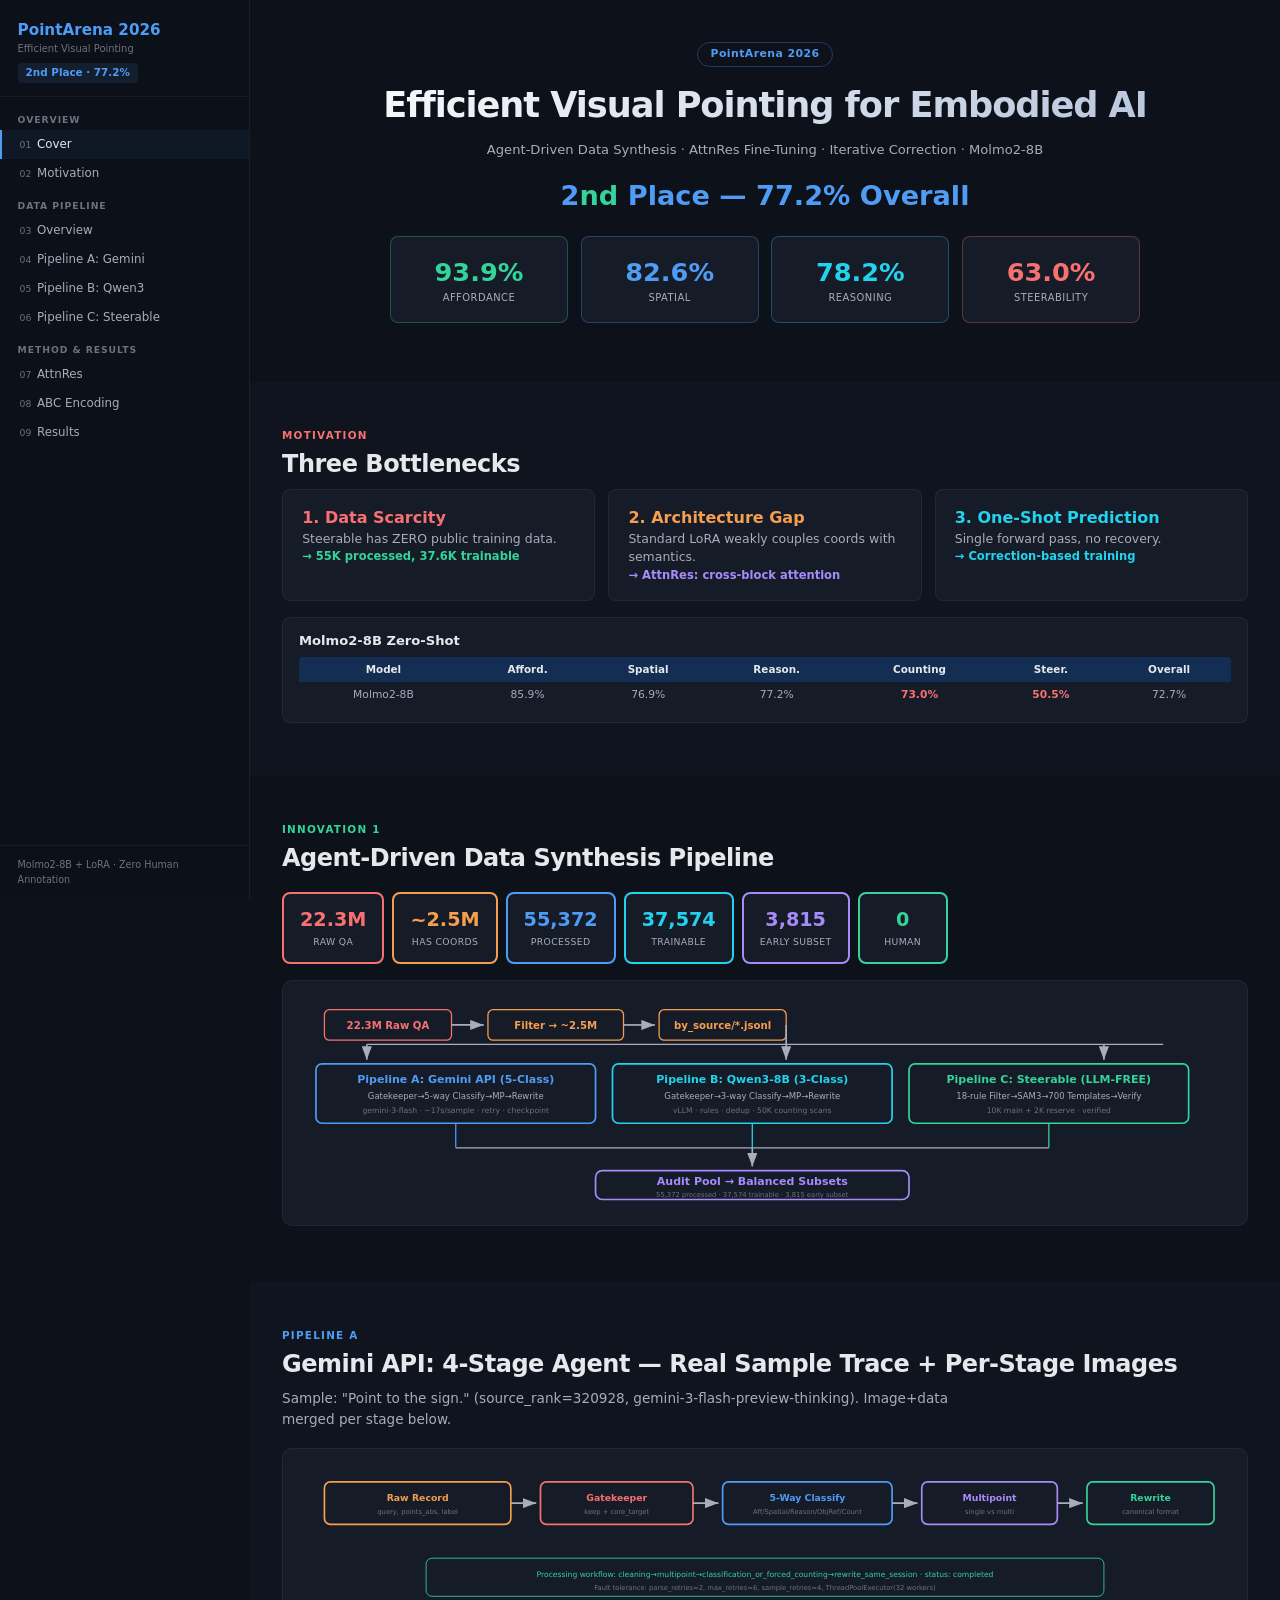
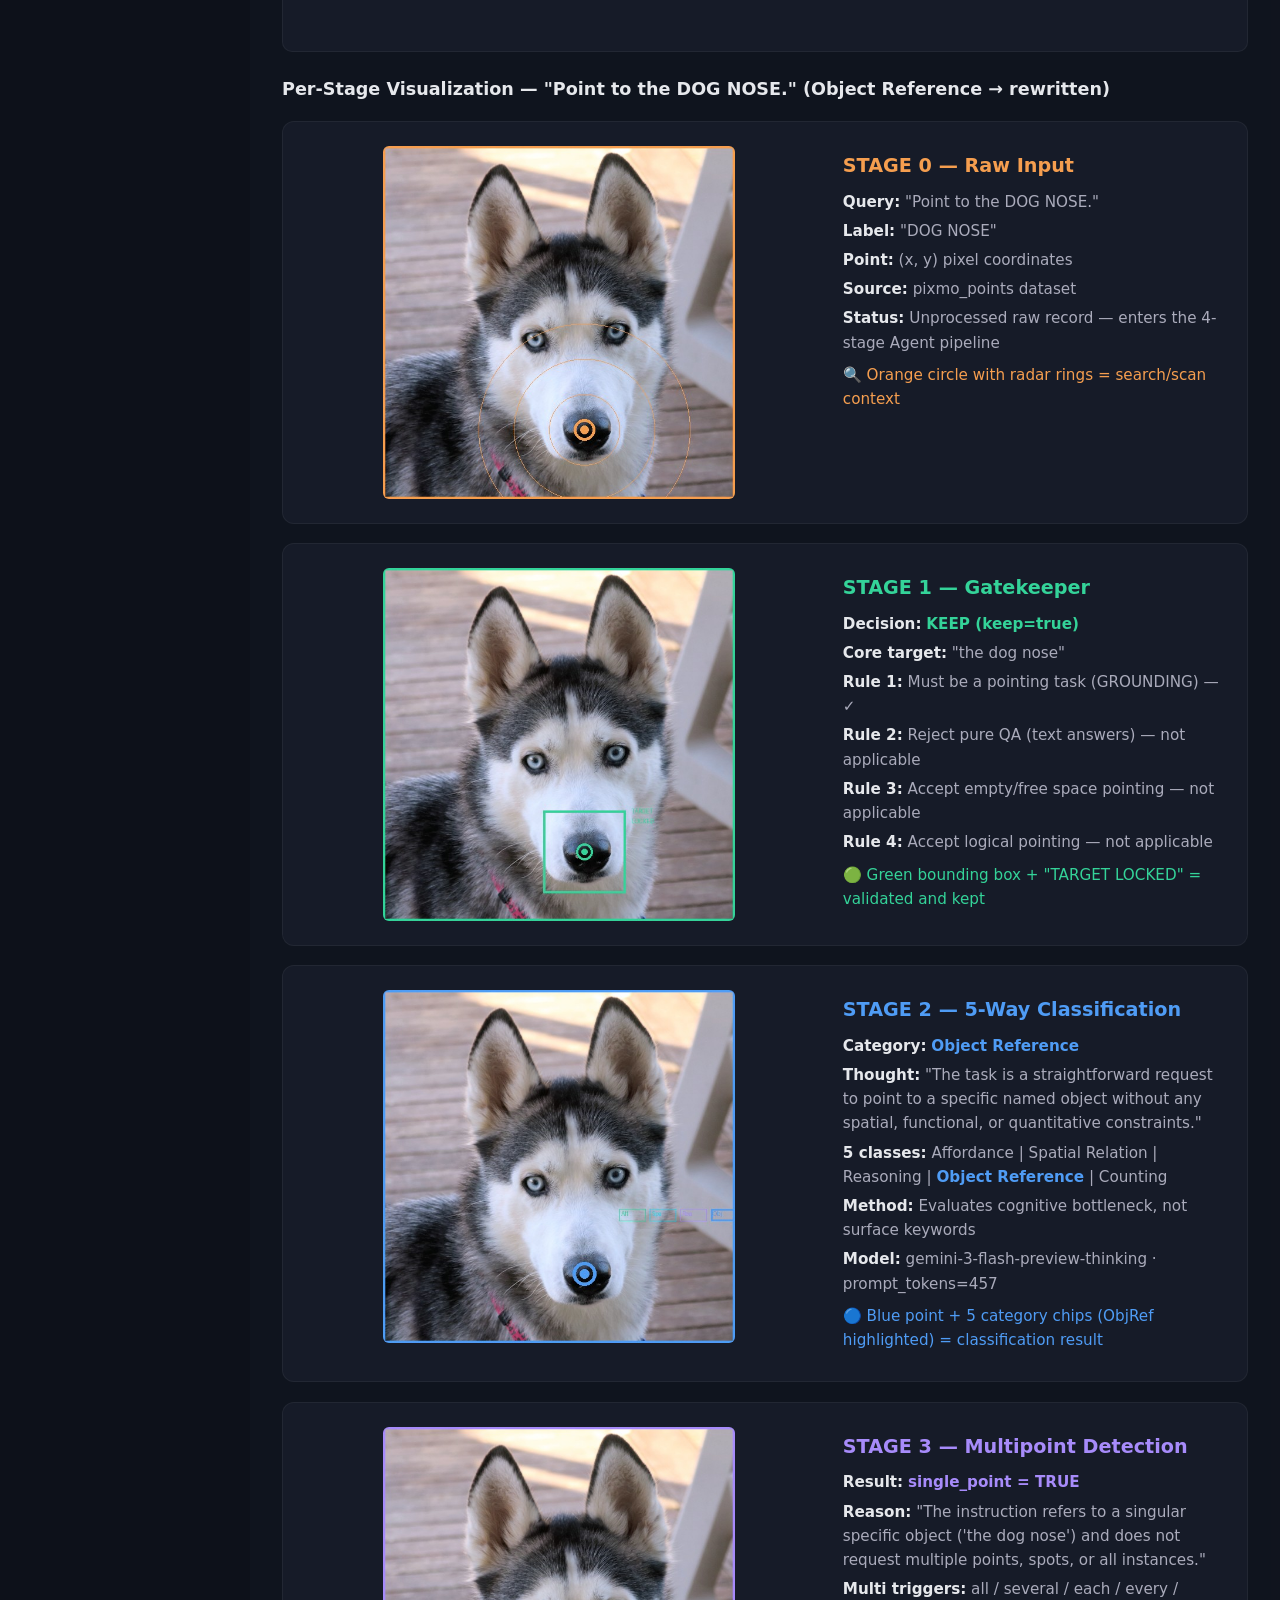
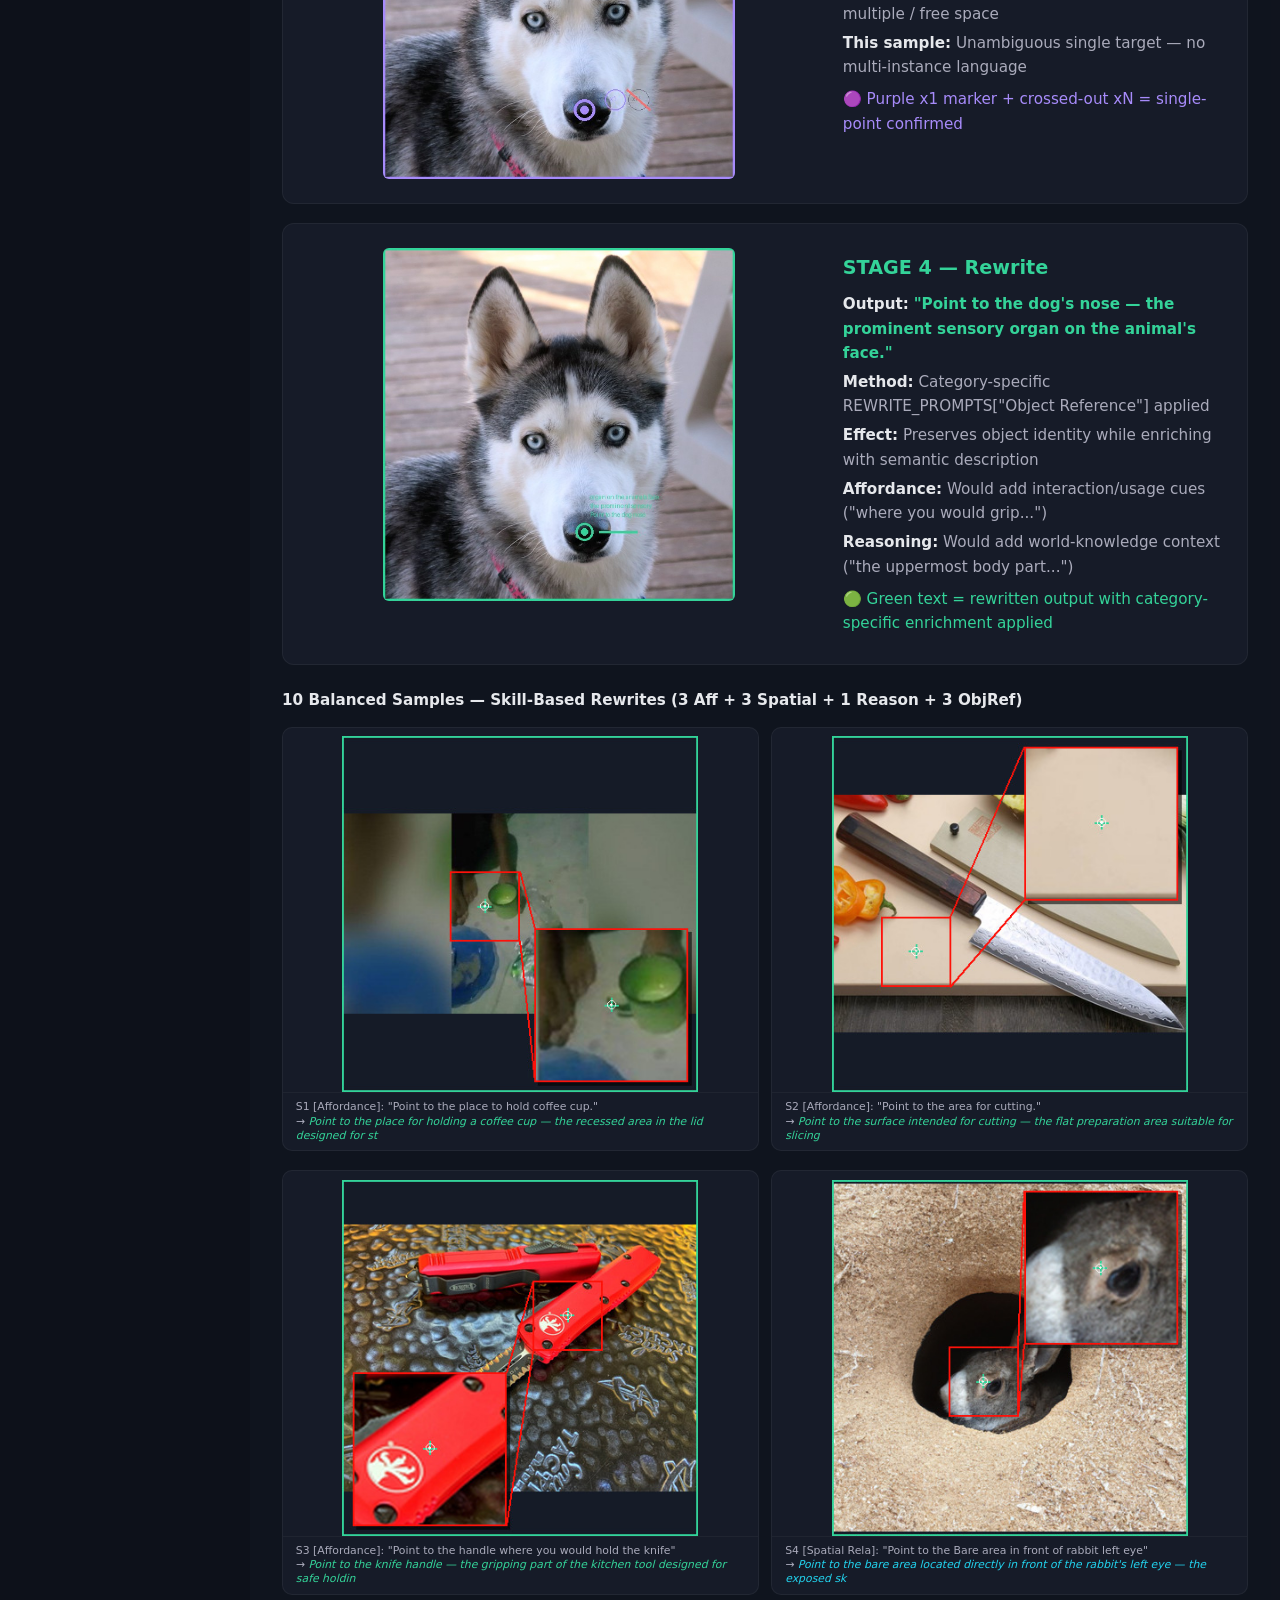
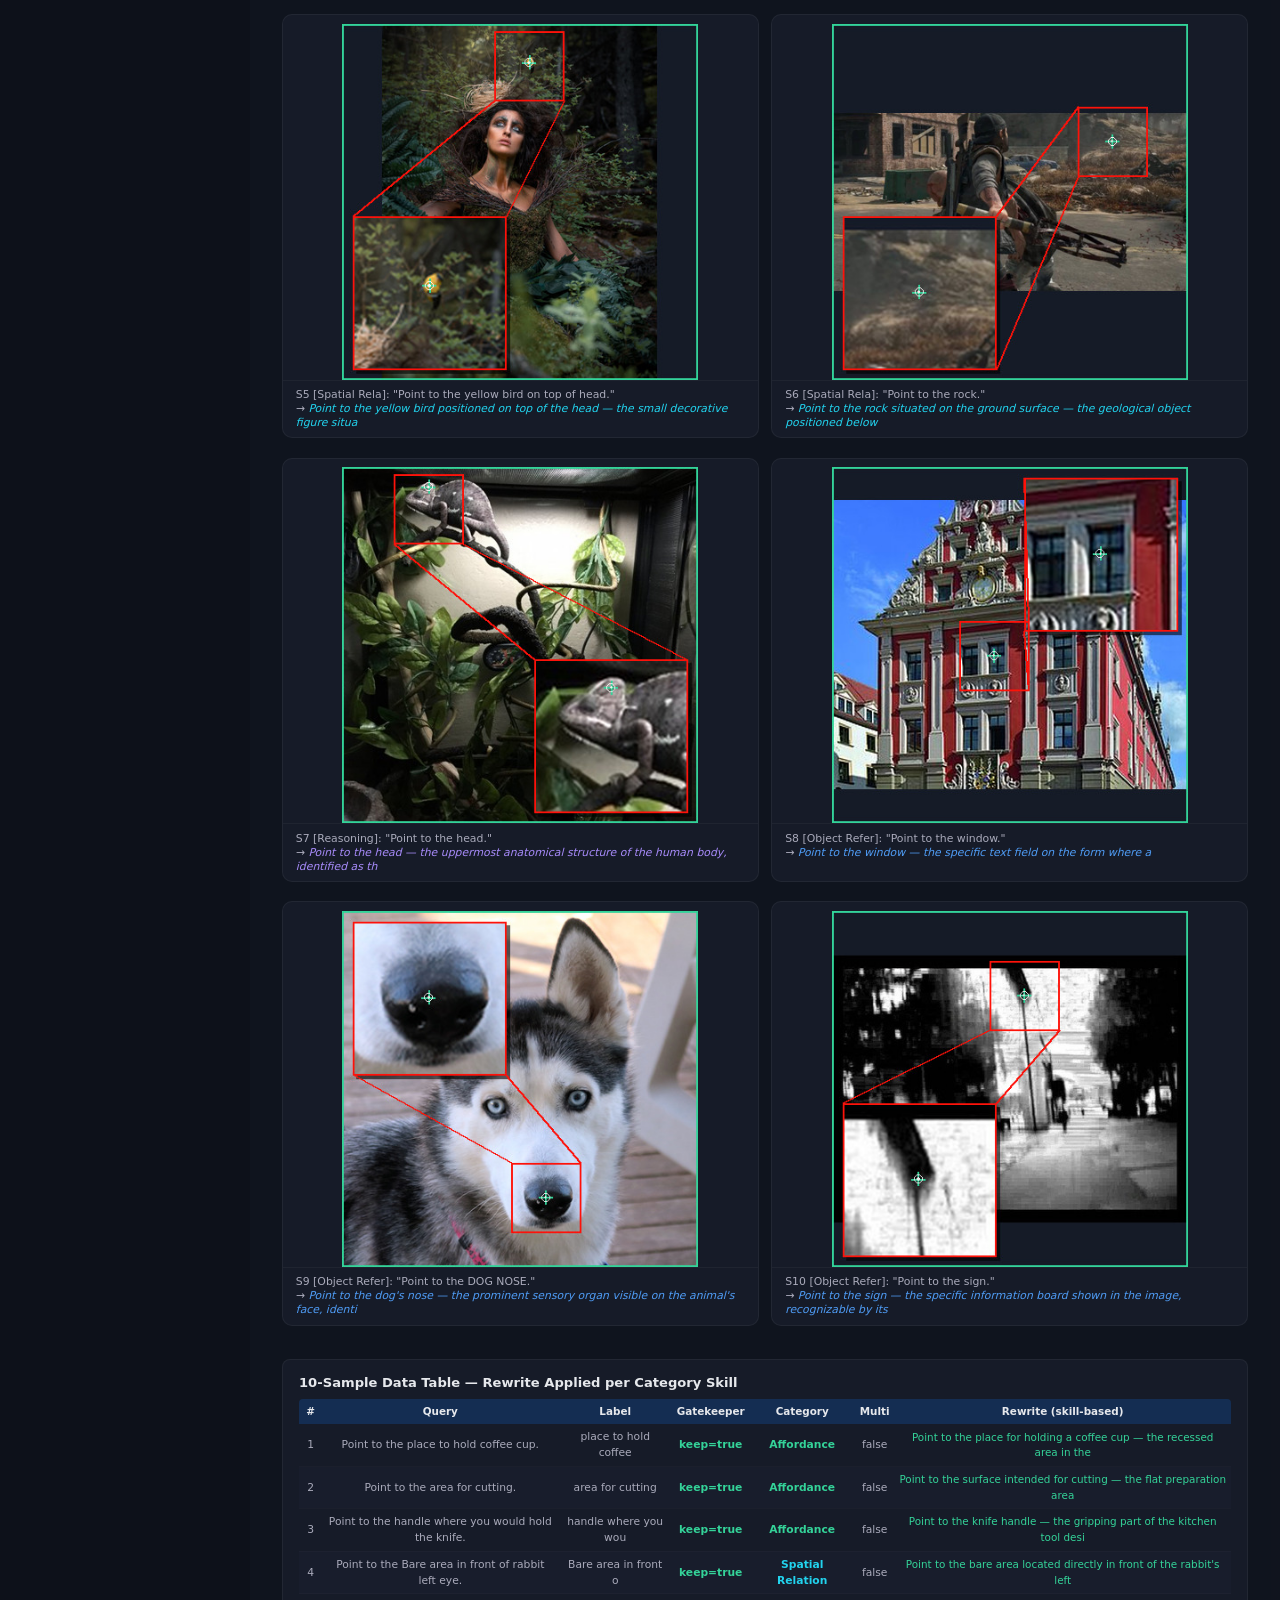
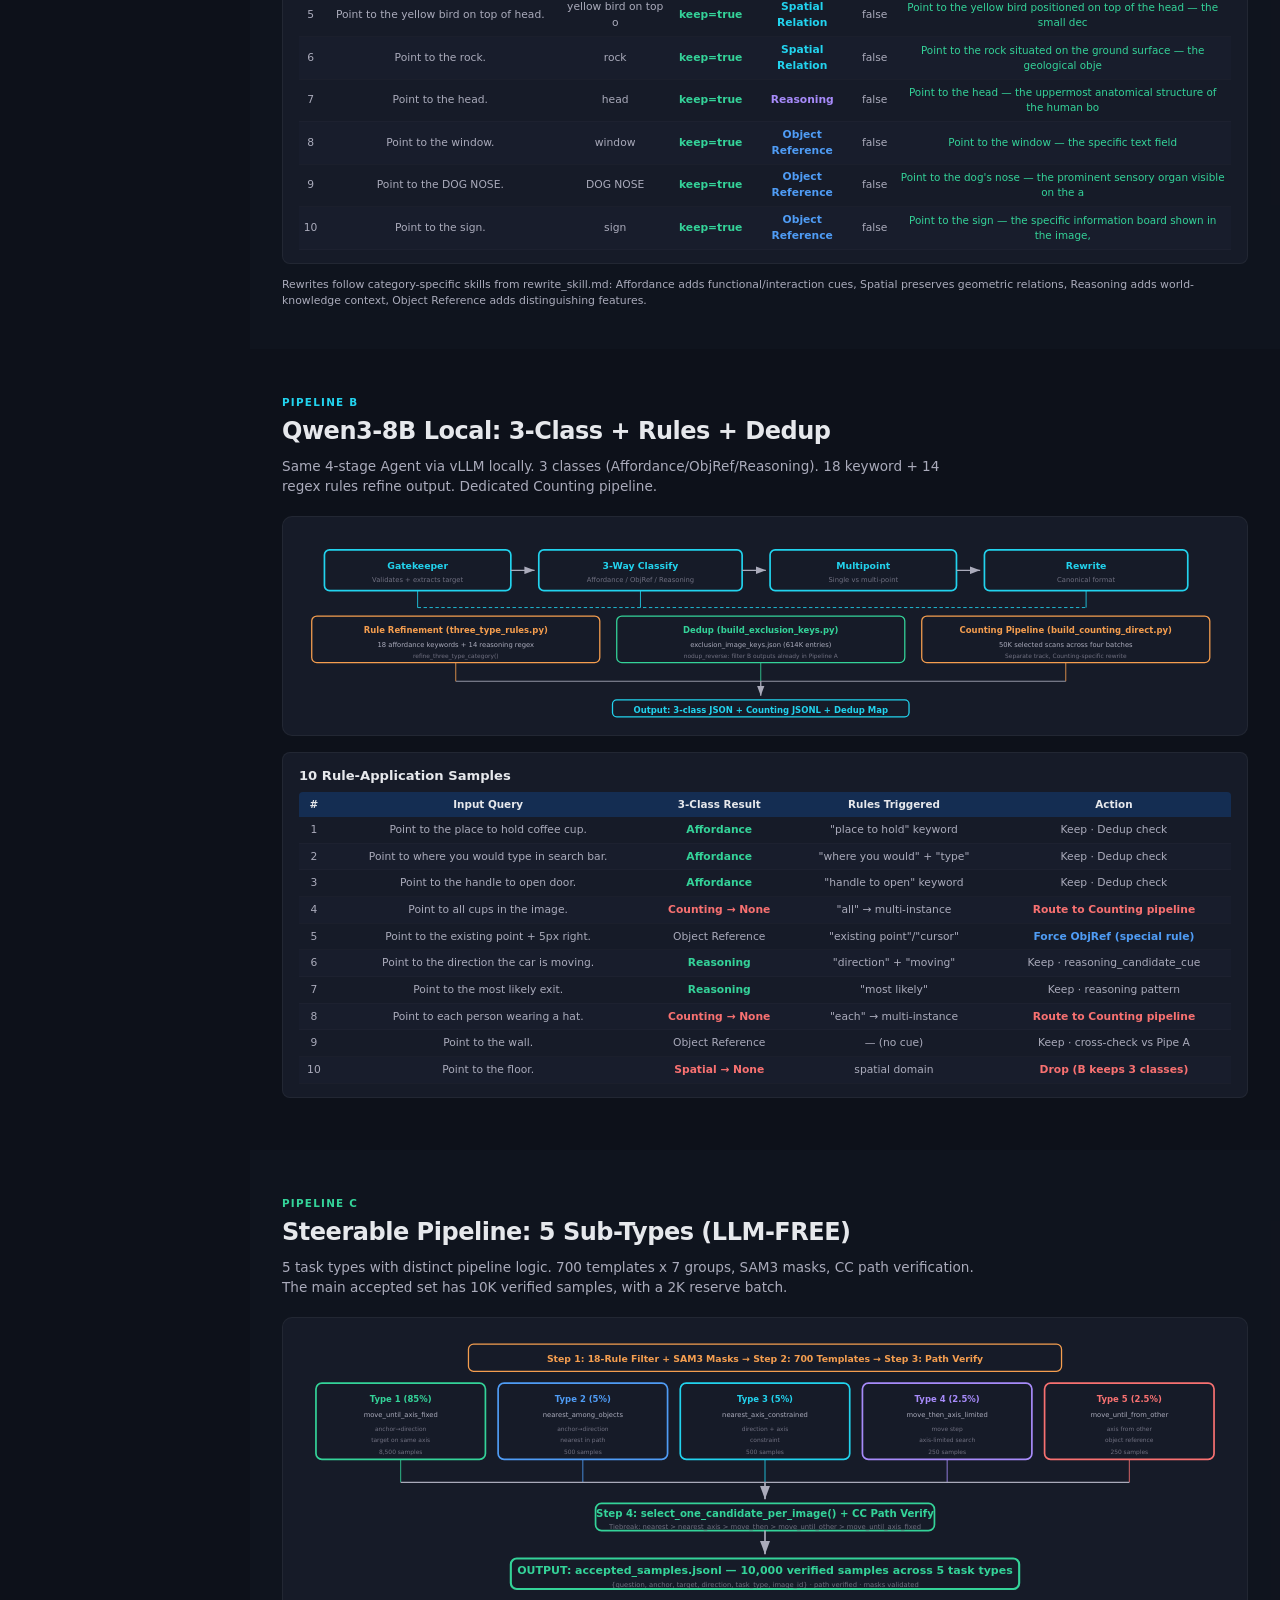
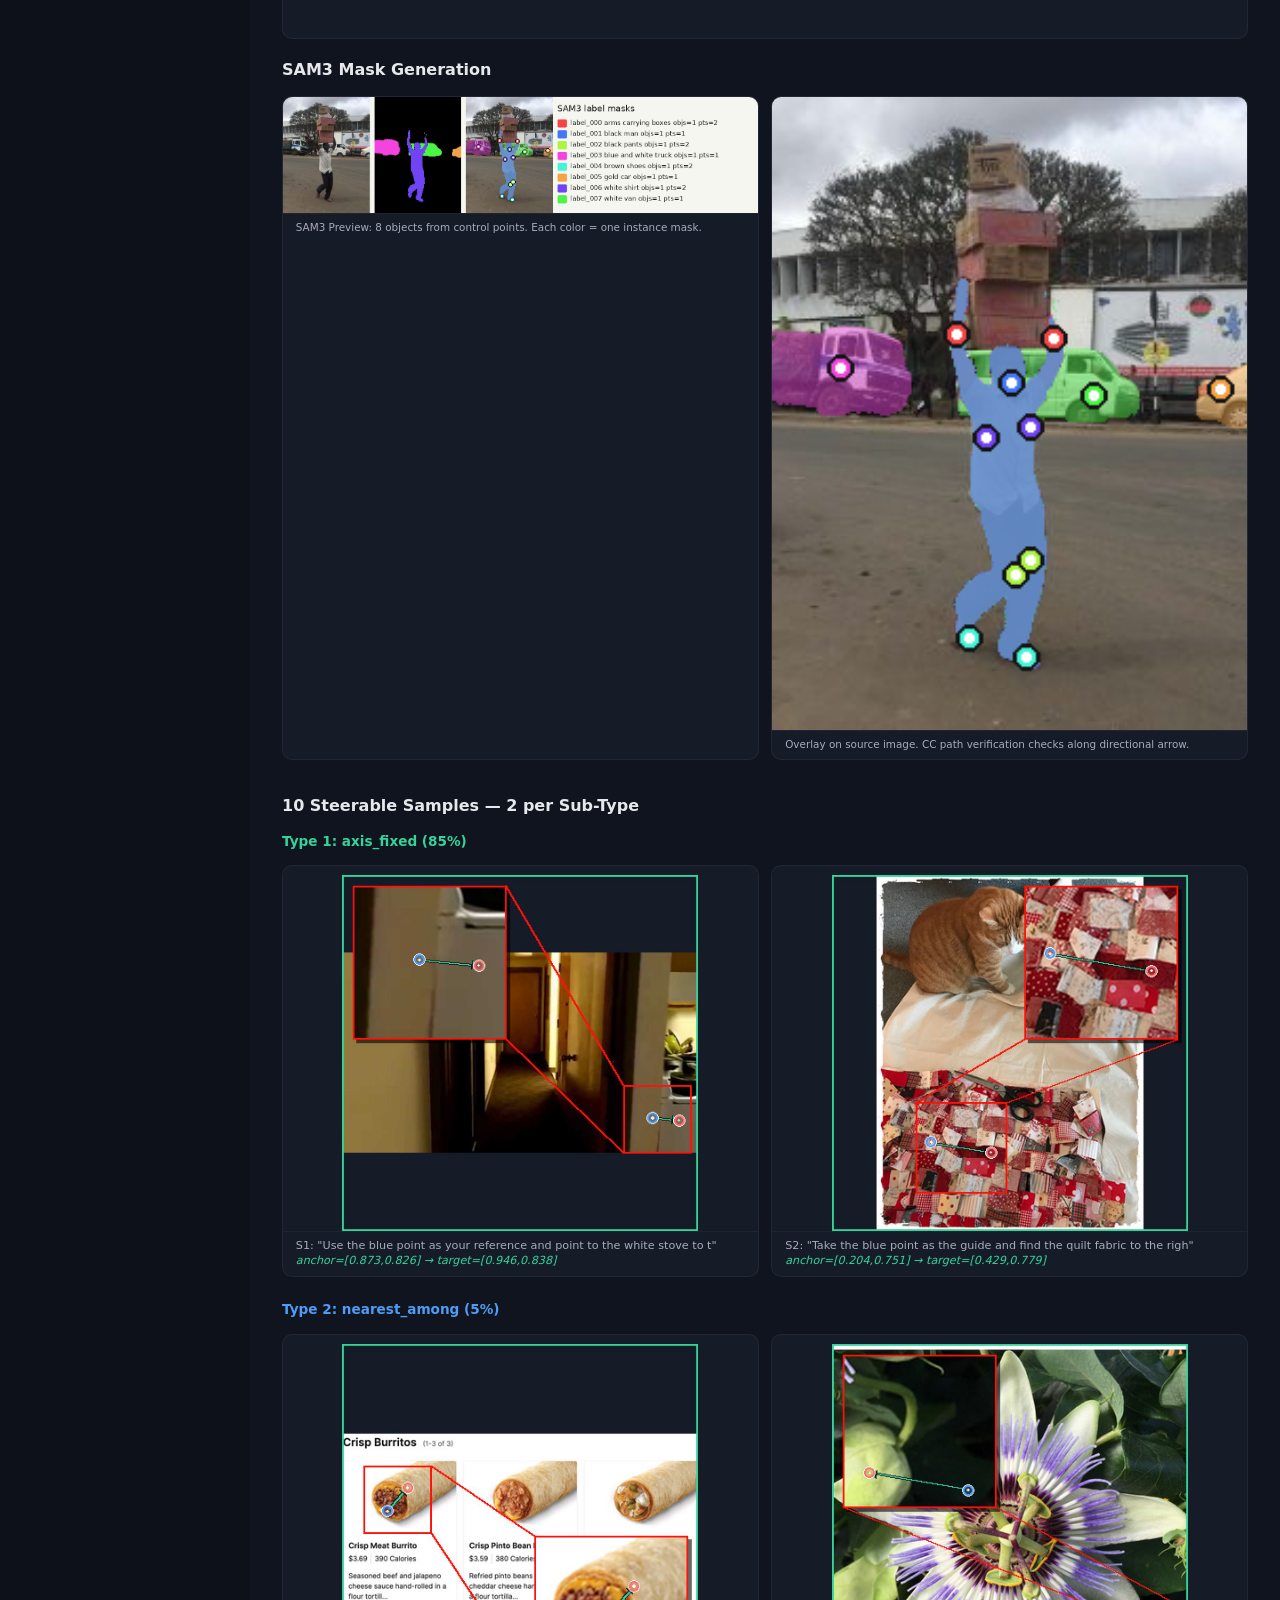
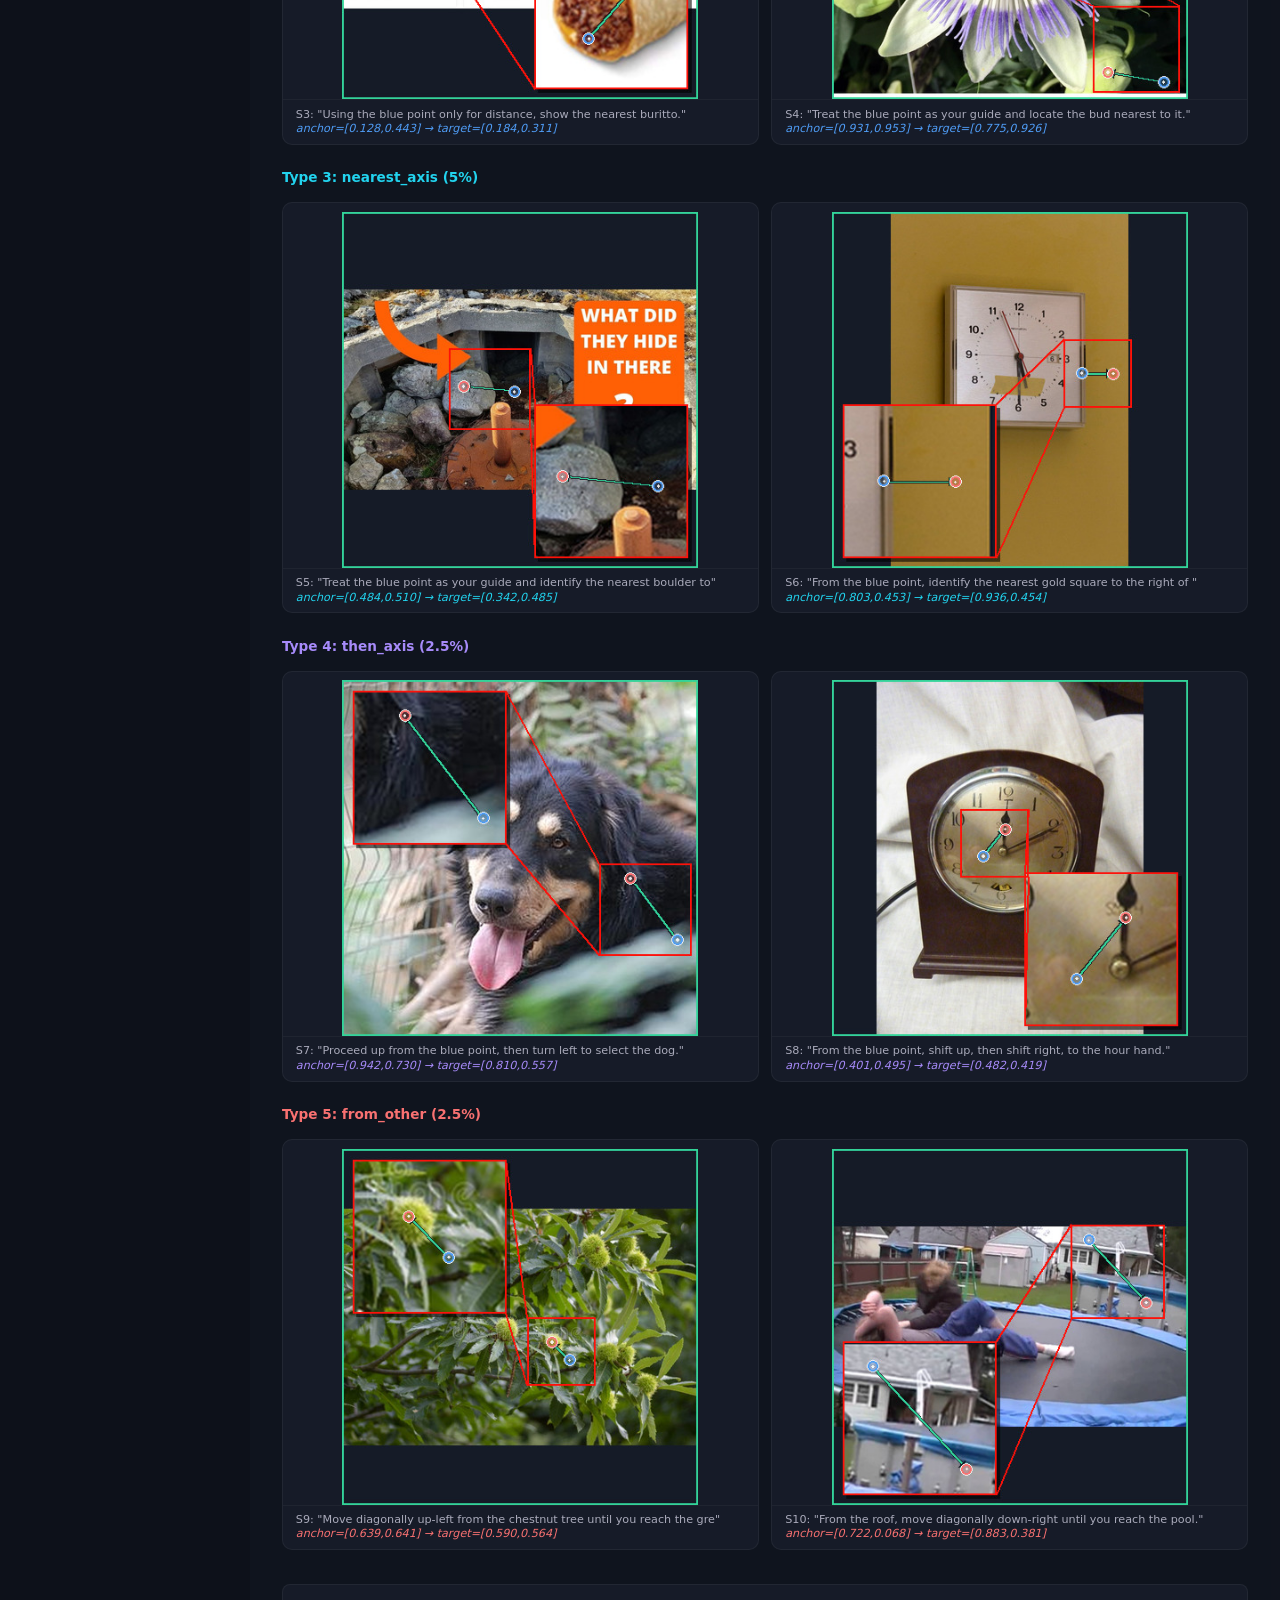
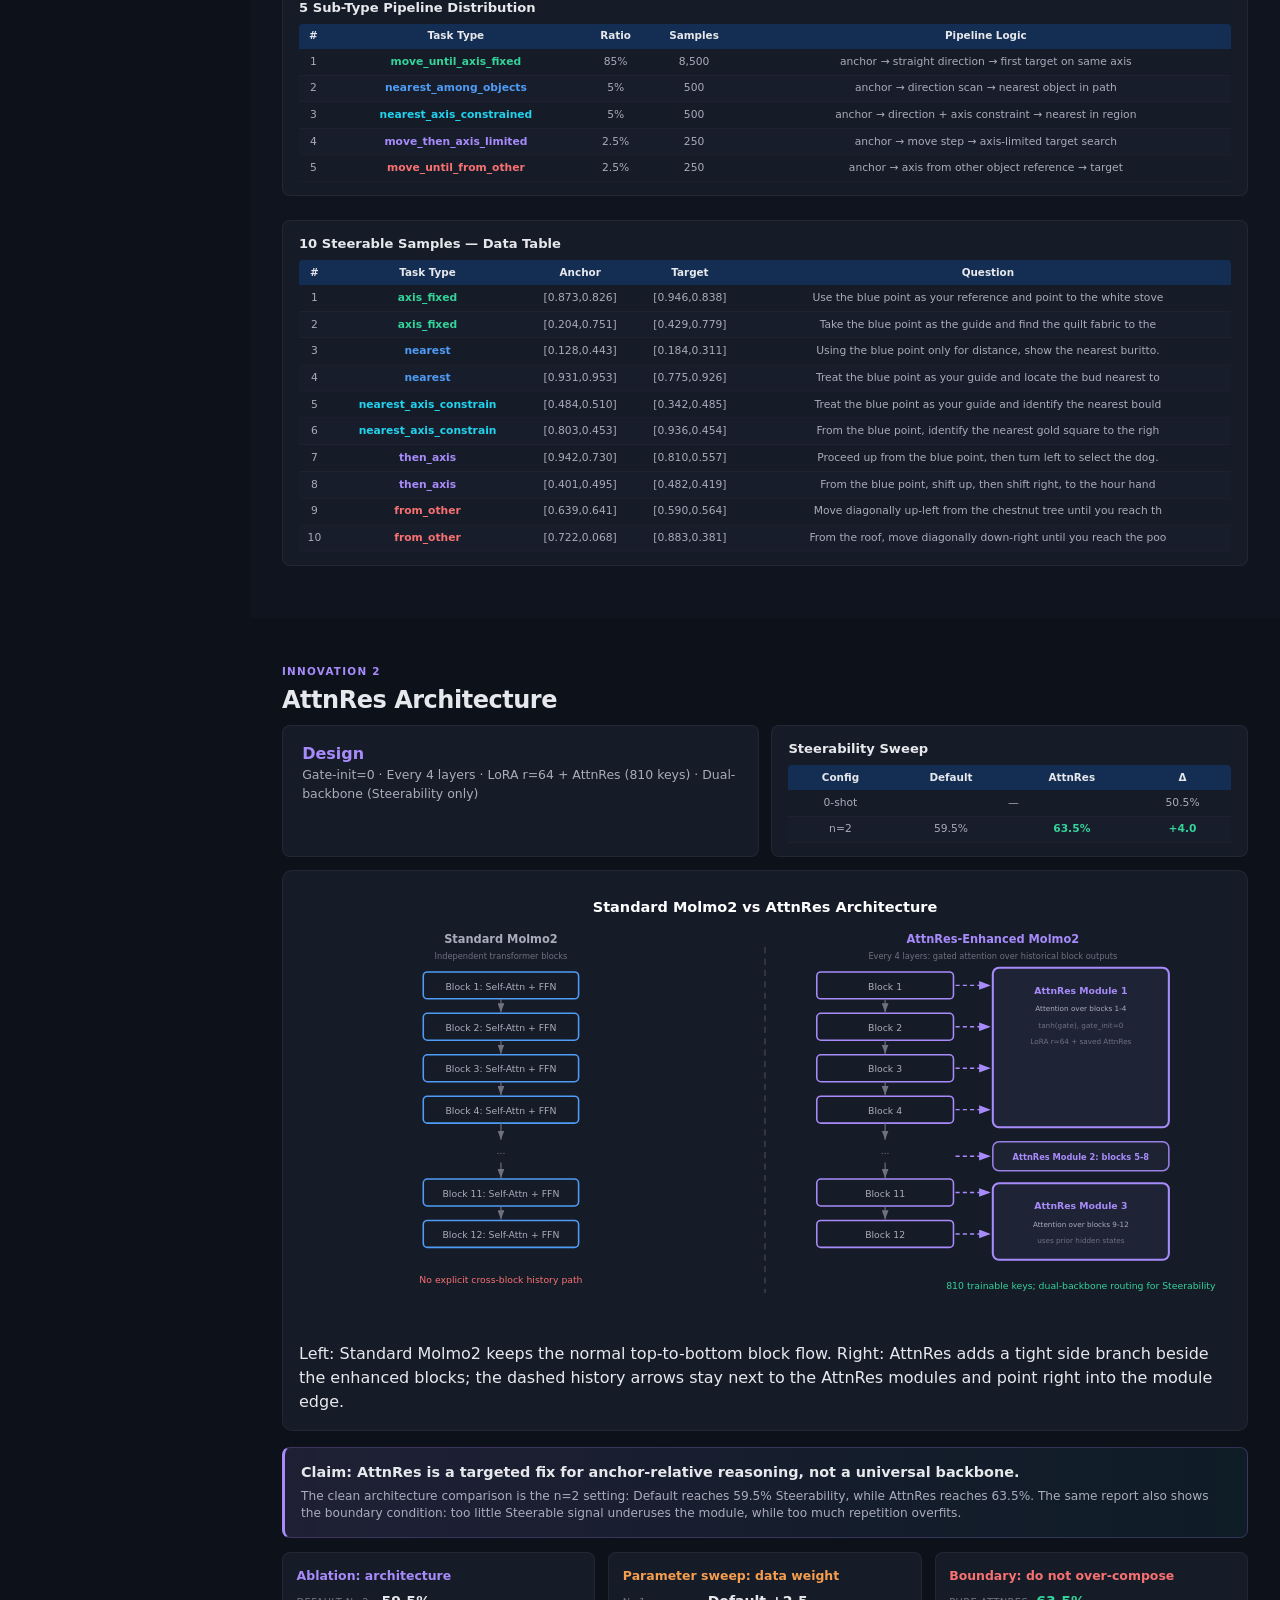
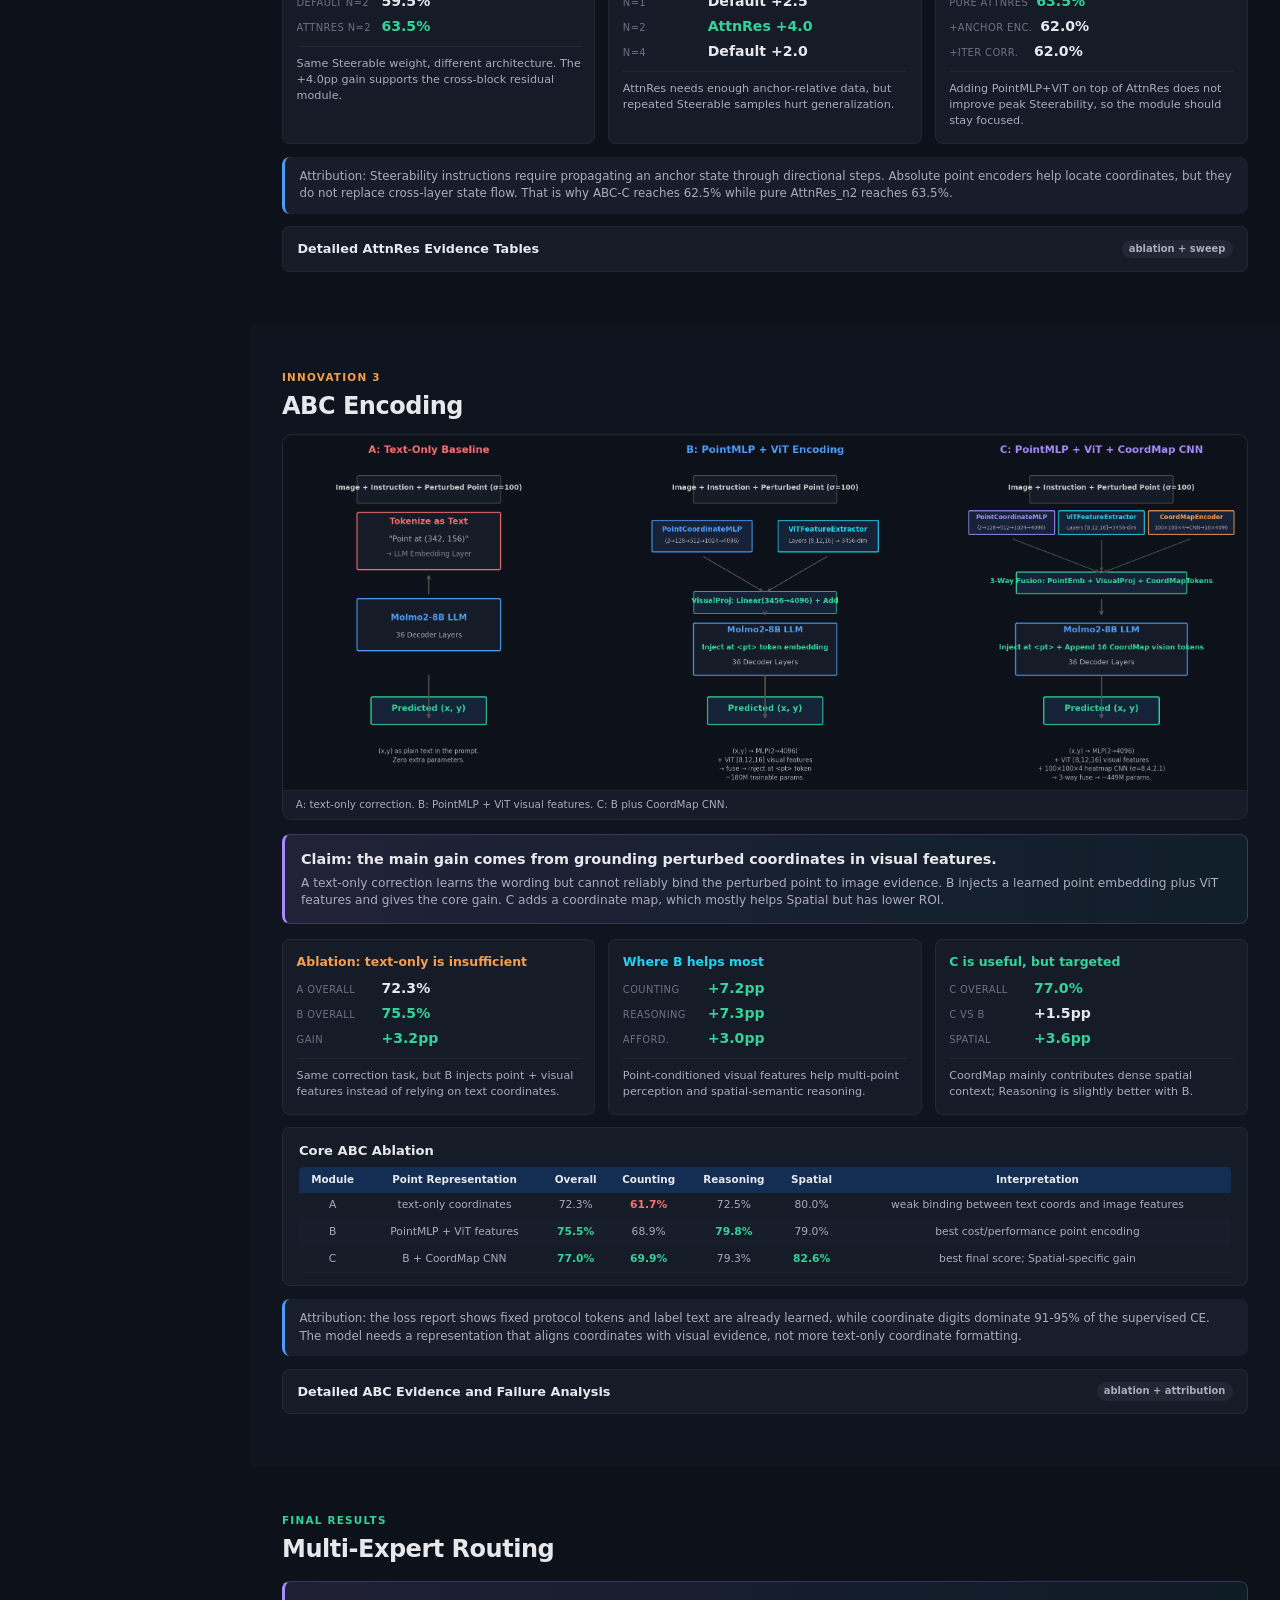
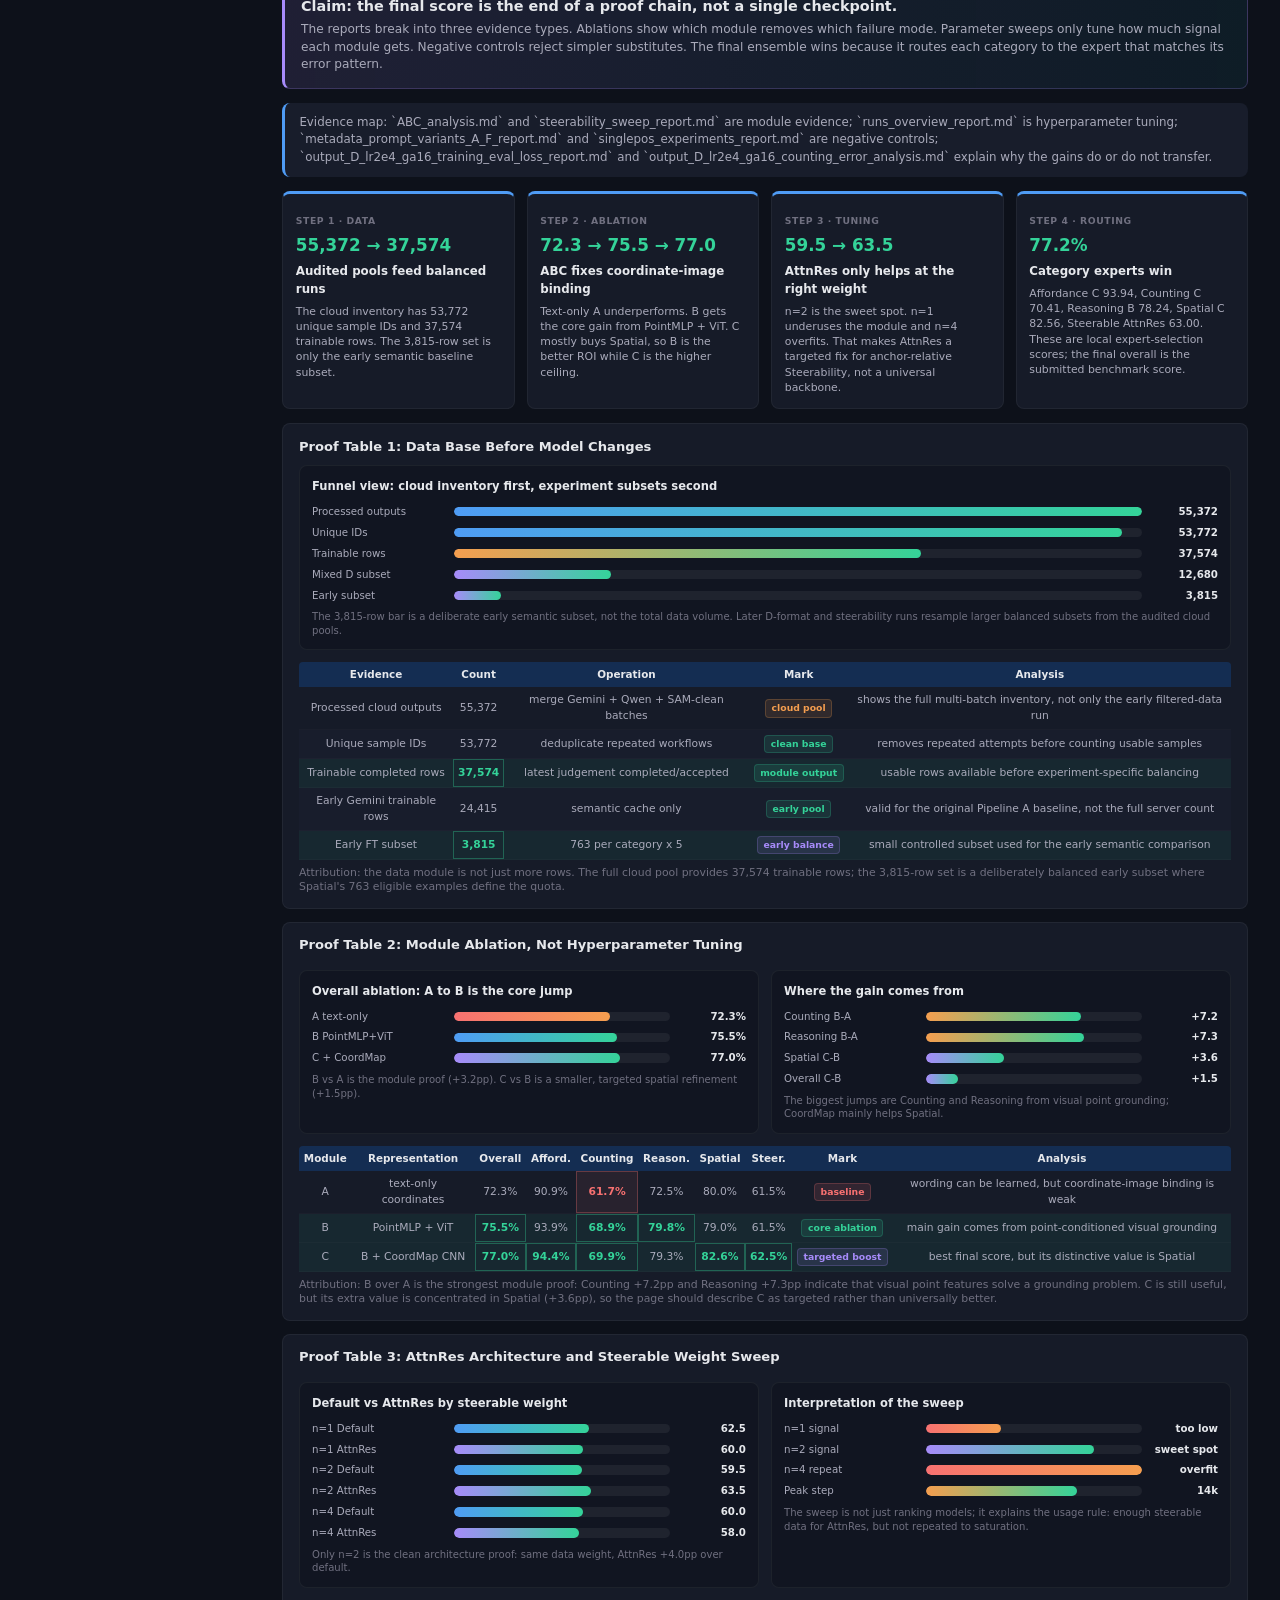
<file: winners/iLearn-EAI/index.html>
<!DOCTYPE html>
<html lang="en">
<head>
<meta charset="UTF-8">
<meta name="viewport" content="width=device-width, initial-scale=1.0">
<title>PointArena 2026 — 2nd Place | Visual Pointing for Embodied AI</title>
<style>
*,*::before,*::after{box-sizing:border-box;margin:0;padding:0}
:root{--bg:#0D111A;--card:#161B28;--c2:#1E2435;--blue:#4F9CF5;--green:#34D399;--orange:#F59E4F;--purple:#A78BFA;--red:#F87171;--cyan:#22D3EE;--w:#E6E8EC;--gray:#AAABBB;--muted:#707080;--th:#142D52;--sw:250px}
html{font-size:16px;scroll-behavior:smooth}
body{font-family:'Segoe UI','Inter',system-ui,sans-serif;background:var(--bg);color:var(--w);line-height:1.5;-webkit-font-smoothing:antialiased}
a{color:var(--blue);text-decoration:none}
.c-af{color:var(--green)}.c-sp{color:var(--blue)}.c-re{color:var(--cyan)}.c-co{color:var(--orange)}.c-st{color:var(--red)}
.sidebar{position:fixed;top:0;left:0;width:var(--sw);height:100vh;background:rgba(13,17,26,0.97);border-right:1px solid rgba(255,255,255,0.06);z-index:100;display:flex;flex-direction:column;overflow-y:auto;backdrop-filter:blur(12px)}
.sh{padding:1.2rem 1.1rem 0.8rem;border-bottom:1px solid rgba(255,255,255,0.05)}
.sh .logo{font-weight:800;font-size:0.95rem;color:var(--blue)}.sh .sub{font-size:0.62rem;color:var(--muted)}.sh .place{display:inline-block;margin-top:0.4rem;padding:0.12rem 0.5rem;border-radius:4px;background:rgba(79,156,245,0.1);color:var(--blue);font-size:0.65rem;font-weight:600}
.sn{flex:1;padding:0.6rem 0}.sn .ng{margin-bottom:0.3rem}.sn .ngt{font-size:0.58rem;font-weight:700;text-transform:uppercase;letter-spacing:0.1em;color:var(--muted);padding:0.4rem 1.1rem 0.2rem}
.sn a{display:block;padding:0.35rem 1.1rem;font-size:0.74rem;color:var(--gray);transition:all .15s;border-left:2px solid transparent}
.sn a:hover,.sn a.active{color:var(--w);background:rgba(79,156,245,0.06);border-left-color:var(--blue)}.sn a .num{font-size:0.58rem;color:var(--muted);margin-right:0.35rem}
.sf{padding:0.8rem 1.1rem;border-top:1px solid rgba(255,255,255,0.05);font-size:0.6rem;color:var(--muted)}
.main{margin-left:var(--sw);min-height:100vh}
.sec{max-width:1100px;margin:0 auto;padding:2.5rem 2rem}
.sec.alt{max-width:100%;background:rgba(22,27,40,0.3)}.sec.alt .sin{max-width:1100px;margin:0 auto}
.sec.hero{max-width:100%;text-align:center}
.ey{font-size:0.65rem;font-weight:700;letter-spacing:0.12em;text-transform:uppercase;margin-bottom:0.3rem}
.st{font-size:1.5rem;font-weight:700;letter-spacing:-0.02em;margin-bottom:0.4rem}
.sd{font-size:0.85rem;color:var(--gray);max-width:700px;margin-bottom:1.2rem;line-height:1.5}
.card{background:var(--card);border-radius:8px;padding:1rem 1.2rem;border:1px solid rgba(255,255,255,0.05)}
.g2{display:grid;grid-template-columns:1fr 1fr;gap:0.8rem}.g3{display:grid;grid-template-columns:repeat(3,1fr);gap:0.8rem}.g4{display:grid;grid-template-columns:repeat(4,1fr);gap:0.8rem}
.tw{overflow-x:auto;background:var(--card);border-radius:8px;padding:0.8rem 1rem;border:1px solid rgba(255,255,255,0.05);margin:0.8rem 0}
.tw h3{font-size:0.82rem;margin-bottom:0.4rem;font-weight:700}
.rn{font-size:0.68rem;color:var(--muted);line-height:1.35;margin-top:0.35rem}
.pill{display:inline-block;padding:0.12rem 0.45rem;border-radius:99px;background:rgba(255,255,255,0.05);font-size:0.62rem;font-weight:700;color:var(--gray);white-space:nowrap}
.callout{background:rgba(30,36,53,0.65);border-left:3px solid var(--blue);border-radius:8px;padding:0.7rem 0.9rem;margin:0.8rem 0;color:var(--gray);font-size:0.74rem;line-height:1.45}
.claim{background:linear-gradient(90deg,rgba(167,139,250,0.12),rgba(34,211,238,0.06));border:1px solid rgba(167,139,250,0.22);border-left:3px solid var(--purple);border-radius:8px;padding:0.85rem 1rem;margin:0.9rem 0}
.claim h3{font-size:0.9rem;margin-bottom:0.25rem;color:var(--w)}
.claim p{font-size:0.76rem;color:var(--gray);line-height:1.45}
.proof{display:grid;grid-template-columns:repeat(3,1fr);gap:0.8rem;margin:0.8rem 0}
.proof .card{padding:0.85rem}
.proof h4{font-size:0.78rem;margin-bottom:0.35rem}
.proof p{font-size:0.7rem;color:var(--gray);line-height:1.45}
.ladder{display:grid;grid-template-columns:repeat(4,1fr);gap:0.75rem;margin:0.9rem 0}
.step{background:var(--card);border:1px solid rgba(255,255,255,0.05);border-top:3px solid var(--blue);border-radius:8px;padding:0.8rem}
.step h4{font-size:0.74rem;margin:0.32rem 0;color:var(--w)}
.step p{font-size:0.68rem;color:var(--gray);line-height:1.4}
.step .tag{display:inline-block;font-size:0.58rem;font-weight:800;letter-spacing:0.06em;text-transform:uppercase;color:var(--muted)}
.step .numv{font-size:1.05rem;font-weight:850;color:var(--green);margin:0.1rem 0}
.viz{background:rgba(13,17,26,0.45);border:1px solid rgba(255,255,255,0.05);border-radius:8px;padding:0.75rem;margin:0.55rem 0 0.75rem}
.viz h4{font-size:0.72rem;margin-bottom:0.5rem;color:var(--w)}
.barrow{display:grid;grid-template-columns:8.3rem 1fr 4.2rem;gap:0.55rem;align-items:center;margin:0.35rem 0}
.barrow .lab{font-size:0.64rem;color:var(--gray)}
.barrow .val{font-size:0.64rem;color:var(--w);font-weight:800;text-align:right}
.bar{height:0.58rem;background:rgba(255,255,255,0.06);border-radius:999px;overflow:hidden}
.bar>span{display:block;height:100%;border-radius:999px;background:linear-gradient(90deg,var(--blue),var(--green))}
.bar.orange>span{background:linear-gradient(90deg,var(--orange),var(--green))}
.bar.purple>span{background:linear-gradient(90deg,var(--purple),var(--green))}
.bar.red>span{background:linear-gradient(90deg,var(--red),var(--orange))}
.chart-note{font-size:0.63rem;color:var(--muted);line-height:1.35;margin-top:0.45rem}
.badge{display:inline-block;padding:0.08rem 0.35rem;border-radius:4px;font-size:0.58rem;font-weight:800;white-space:nowrap}
.b-proof{color:var(--green);background:rgba(52,211,153,0.12);border:1px solid rgba(52,211,153,0.22)}
.b-sweep{color:var(--orange);background:rgba(245,158,79,0.12);border:1px solid rgba(245,158,79,0.22)}
.b-risk{color:var(--red);background:rgba(248,113,113,0.12);border:1px solid rgba(248,113,113,0.22)}
.b-route{color:var(--purple);background:rgba(167,139,250,0.12);border:1px solid rgba(167,139,250,0.22)}
tr.proof-row td{background:rgba(52,211,153,0.07)!important}
tr.risk-row td{background:rgba(248,113,113,0.07)!important}
tr.sweep-row td{background:rgba(245,158,79,0.06)!important}
td.mark{box-shadow:inset 0 0 0 1px rgba(52,211,153,0.35);background:rgba(52,211,153,0.08)!important;color:var(--green);font-weight:800}
td.warn{box-shadow:inset 0 0 0 1px rgba(245,158,79,0.3);background:rgba(245,158,79,0.08)!important;color:var(--orange);font-weight:800}
td.bad{box-shadow:inset 0 0 0 1px rgba(248,113,113,0.3);background:rgba(248,113,113,0.08)!important;color:var(--red);font-weight:800}
.split-viz{display:grid;grid-template-columns:1fr 1fr;gap:0.75rem}
.kv{display:flex;gap:0.5rem;align-items:baseline;margin:0.25rem 0}
.kv .k{min-width:4.8rem;color:var(--muted);font-size:0.62rem;text-transform:uppercase;letter-spacing:0.04em}
.kv .v{font-weight:800;font-size:0.88rem}
.take{font-size:0.7rem;color:var(--gray);line-height:1.4;border-top:1px solid rgba(255,255,255,0.05);margin-top:0.55rem;padding-top:0.55rem}
.det{background:var(--card);border:1px solid rgba(255,255,255,0.05);border-radius:8px;margin:0.8rem 0;overflow:hidden}
.det>summary{cursor:pointer;list-style:none;padding:0.75rem 0.9rem;font-size:0.8rem;font-weight:700;color:var(--w);display:flex;align-items:center;justify-content:space-between}
.det>summary::-webkit-details-marker{display:none}
.det[open]>summary{border-bottom:1px solid rgba(255,255,255,0.05)}
.det-body{padding:0.75rem 0.9rem}
table{width:100%;border-collapse:collapse;font-size:0.7rem}
thead th{background:var(--th);color:var(--w);font-weight:700;padding:0.3rem;text-align:center;font-size:0.65rem;white-space:nowrap}
thead th:first-child{border-radius:4px 0 0 0}thead th:last-child{border-radius:0 4px 0 0}
tbody td{padding:0.3rem;text-align:center;color:var(--gray);border-bottom:1px solid rgba(255,255,255,0.02);font-size:0.67rem}
tbody tr:nth-child(even) td{background:rgba(30,36,53,0.3)}
td.hl{color:var(--green);font-weight:700}td.hr{color:var(--red);font-weight:700}td.hb{color:var(--blue);font-weight:700}
.fc{background:var(--card);border-radius:10px;padding:1rem;border:1px solid rgba(255,255,255,0.05);margin:1rem 0;overflow-x:auto}
.fc svg{display:block;margin:0 auto;width:100%;height:auto}
.ib{background:var(--card);border-radius:10px;overflow:hidden;border:1px solid rgba(255,255,255,0.05);margin:0.6rem 0}
.ib img{width:100%;display:block}
.pipeline-a-samples .ib img,.steer-samples .ib img{width:75%;max-width:400px;margin:0.55rem auto 0}
.ib .cap{padding:0.45rem 0.8rem;font-size:0.65rem;color:var(--gray);border-top:1px solid rgba(255,255,255,0.04);line-height:1.3}
.metrics{display:flex;flex-wrap:wrap;gap:0.5rem;margin:1rem 0}
.met{background:var(--card);border-radius:8px;padding:0.8rem 1rem;text-align:center;min-width:90px;border:2px solid rgba(255,255,255,0.04)}
.met .val{font-size:1.2rem;font-weight:800}.met .lbl{font-size:0.58rem;color:var(--gray);text-transform:uppercase;letter-spacing:0.04em}
.stat-grid{display:grid;grid-template-columns:repeat(4,1fr);gap:0.8rem;max-width:750px;margin:1.2rem auto}
.stat-item{background:var(--card);border-radius:8px;padding:1rem 0.6rem;text-align:center;border:1px solid rgba(255,255,255,0.04)}
.stat-item .val{font-size:1.6rem;font-weight:800}.stat-item .lbl{font-size:0.62rem;color:var(--gray);text-transform:uppercase;letter-spacing:0.05em}
.code-block{background:#0a0e16;border-radius:6px;padding:0.6rem 0.8rem;margin:0.3rem 0;border:1px solid rgba(255,255,255,0.06);font-family:'Cascadia Code','Consolas',monospace;font-size:0.7rem;line-height:1.35;color:var(--green);white-space:pre-wrap;word-break:break-all}

@media(max-width:900px){.sidebar{display:none}.main{margin-left:0}.sec{padding:2rem 1rem}.g2,.g3,.g4,.proof,.ladder,.split-viz{grid-template-columns:1fr}.stat-grid{grid-template-columns:1fr 1fr}.barrow{grid-template-columns:6.4rem 1fr 3.5rem}}
</style>
</head>
<body>

<aside class="sidebar">
  <div class="sh"><div class="logo">PointArena 2026</div><div class="sub">Efficient Visual Pointing</div><div class="place">2nd Place · 77.2%</div></div>
  <nav class="sn">
    <div class="ng"><div class="ngt">Overview</div><a href="#hero" class="active"><span class="num">01</span>Cover</a><a href="#motivation"><span class="num">02</span>Motivation</a></div>
    <div class="ng"><div class="ngt">Data Pipeline</div><a href="#p-overview"><span class="num">03</span>Overview</a><a href="#p-a"><span class="num">04</span>Pipeline A: Gemini</a><a href="#p-b"><span class="num">05</span>Pipeline B: Qwen3</a><a href="#p-c"><span class="num">06</span>Pipeline C: Steerable</a></div>
    <div class="ng"><div class="ngt">Method &amp; Results</div><a href="#attnres"><span class="num">07</span>AttnRes</a><a href="#abc"><span class="num">08</span>ABC Encoding</a><a href="#results"><span class="num">09</span>Results</a></div>
  </nav>
  <div class="sf">Molmo2-8B + LoRA · Zero Human Annotation</div>
</aside>

<main class="main">

<!-- ═══ HERO ═══ -->
<section class="sec hero" id="hero">
  <div style="display:inline-block;padding:0.2rem 0.8rem;border:1px solid rgba(79,156,245,0.3);border-radius:99px;color:var(--blue);font-size:0.68rem;font-weight:600;letter-spacing:0.04em;margin-bottom:0.8rem">PointArena 2026</div>
  <h1 style="font-size:2.2rem;font-weight:800;letter-spacing:-0.03em;background:linear-gradient(135deg,#FFFFFF 0%,#B0C0D8 100%);-webkit-background-clip:text;-webkit-text-fill-color:transparent">Efficient Visual Pointing for Embodied AI</h1>
  <p style="font-size:0.82rem;color:var(--gray);max-width:600px;margin:0.5rem auto 1rem">Agent-Driven Data Synthesis · AttnRes Fine-Tuning · Iterative Correction · Molmo2-8B</p>
  <div style="font-size:1.7rem;font-weight:800;color:var(--blue)">2<em style="font-style:normal;color:var(--green)">nd</em> Place — 77.2% Overall</div>
  <div class="stat-grid">
    <div class="stat-item" style="border-color:rgba(52,211,153,0.3)"><div class="val c-af">93.9%</div><div class="lbl">Affordance</div></div>
    <div class="stat-item" style="border-color:rgba(79,156,245,0.3)"><div class="val c-sp">82.6%</div><div class="lbl">Spatial</div></div>
    <div class="stat-item" style="border-color:rgba(34,211,238,0.3)"><div class="val c-re">78.2%</div><div class="lbl">Reasoning</div></div>
    <div class="stat-item" style="border-color:rgba(248,113,113,0.3)"><div class="val c-st">63.0%</div><div class="lbl">Steerability</div></div>
  </div>
</section>

<!-- ═══ MOTIVATION ═══ -->
<section class="sec alt" id="motivation"><div class="sin">
  <span class="ey" style="color:var(--red)">Motivation</span><h2 class="st">Three Bottlenecks</h2>
  <div class="g3" style="margin-bottom:1rem">
    <div class="card"><h4 style="color:var(--red)">1. Data Scarcity</h4><p style="font-size:0.78rem;color:var(--gray)">Steerable has ZERO public training data.</p><p style="font-size:0.72rem;color:var(--green);font-weight:600">→ 55K processed, 37.6K trainable</p></div>
    <div class="card"><h4 style="color:var(--orange)">2. Architecture Gap</h4><p style="font-size:0.78rem;color:var(--gray)">Standard LoRA weakly couples coords with semantics.</p><p style="font-size:0.72rem;color:var(--purple);font-weight:600">→ AttnRes: cross-block attention</p></div>
    <div class="card"><h4 style="color:var(--cyan)">3. One-Shot Prediction</h4><p style="font-size:0.78rem;color:var(--gray)">Single forward pass, no recovery.</p><p style="font-size:0.72rem;color:var(--cyan);font-weight:600">→ Correction-based training</p></div>
  </div>
  <div class="tw"><h3>Molmo2-8B Zero-Shot</h3><table><thead><tr><th>Model</th><th>Afford.</th><th>Spatial</th><th>Reason.</th><th>Counting</th><th>Steer.</th><th>Overall</th></tr></thead><tbody><tr><td>Molmo2-8B</td><td>85.9%</td><td>76.9%</td><td>77.2%</td><td class="hr">73.0%</td><td class="hr">50.5%</td><td>72.7%</td></tr></tbody></table></div>
</div></section>

<!-- ═══ OVERVIEW ═══ -->
<section class="sec" id="p-overview">
  <span class="ey" style="color:var(--green)">Innovation 1</span><h2 class="st">Agent-Driven Data Synthesis Pipeline</h2>
  <div class="metrics">
    <div class="met" style="border-color:var(--red)"><div class="val" style="color:var(--red)">22.3M</div><div class="lbl">Raw QA</div></div>
    <div class="met" style="border-color:var(--orange)"><div class="val" style="color:var(--orange)">~2.5M</div><div class="lbl">Has Coords</div></div>
    <div class="met" style="border-color:var(--blue)"><div class="val" style="color:var(--blue)">55,372</div><div class="lbl">Processed</div></div>
    <div class="met" style="border-color:var(--cyan)"><div class="val" style="color:var(--cyan)">37,574</div><div class="lbl">Trainable</div></div>
    <div class="met" style="border-color:var(--purple)"><div class="val" style="color:var(--purple)">3,815</div><div class="lbl">Early Subset</div></div>
    <div class="met" style="border-color:var(--green)"><div class="val" style="color:var(--green)">0</div><div class="lbl">Human</div></div>
  </div>
  <div class="fc"><svg viewBox="0 0 1100 250" width="100%" height="auto"><defs><marker id="ow" markerWidth="8" markerHeight="6" refX="8" refY="3" orient="auto"><path d="M0,0 L8,3 L0,6 Z" fill="#AAABBB"/></marker></defs>
    <rect x="30" y="15" width="150" height="36" rx="6" fill="#161B28" stroke="#F87171" stroke-width="1.5"/><text x="105" y="38" text-anchor="middle" fill="#F87171" font-size="12" font-weight="700">22.3M Raw QA</text>
    <line x1="180" y1="33" x2="218" y2="33" stroke="#AAABBB" stroke-width="2" marker-end="url(#ow)"/>
    <rect x="223" y="15" width="160" height="36" rx="6" fill="#161B28" stroke="#F59E4F" stroke-width="1.5"/><text x="303" y="38" text-anchor="middle" fill="#F59E4F" font-size="12" font-weight="700">Filter → ~2.5M</text>
    <line x1="383" y1="33" x2="420" y2="33" stroke="#AAABBB" stroke-width="2" marker-end="url(#ow)"/>
    <rect x="425" y="15" width="150" height="36" rx="6" fill="#161B28" stroke="#F59E4F" stroke-width="1.5"/><text x="500" y="38" text-anchor="middle" fill="#F59E4F" font-size="12" font-weight="700">by_source/*.jsonl</text>
    <line x1="575" y1="33" x2="575" y2="56" stroke="#AAABBB" stroke-width="2"/>
    <line x1="80" y1="56" x2="1020" y2="56" stroke="#AAABBB" stroke-width="1.5"/>
    <line x1="80" y1="56" x2="80" y2="74" stroke="#AAABBB" stroke-width="2" marker-end="url(#ow)"/>
    <line x1="575" y1="56" x2="575" y2="74" stroke="#AAABBB" stroke-width="2" marker-end="url(#ow)"/>
    <line x1="950" y1="56" x2="950" y2="74" stroke="#AAABBB" stroke-width="2" marker-end="url(#ow)"/>
    <rect x="20" y="79" width="330" height="70" rx="7" fill="#161B28" stroke="#4F9CF5" stroke-width="2"/><text x="185" y="102" text-anchor="middle" fill="#4F9CF5" font-size="13" font-weight="700">Pipeline A: Gemini API (5-Class)</text><text x="185" y="120" text-anchor="middle" fill="#AAABBB" font-size="10">Gatekeeper→5-way Classify→MP→Rewrite</text><text x="185" y="137" text-anchor="middle" fill="#707080" font-size="9">gemini-3-flash · ~17s/sample · retry · checkpoint</text>
    <rect x="370" y="79" width="330" height="70" rx="7" fill="#161B28" stroke="#22D3EE" stroke-width="2"/><text x="535" y="102" text-anchor="middle" fill="#22D3EE" font-size="13" font-weight="700">Pipeline B: Qwen3-8B (3-Class)</text><text x="535" y="120" text-anchor="middle" fill="#AAABBB" font-size="10">Gatekeeper→3-way Classify→MP→Rewrite</text><text x="535" y="137" text-anchor="middle" fill="#707080" font-size="9">vLLM · rules · dedup · 50K counting scans</text>
    <rect x="720" y="79" width="330" height="70" rx="7" fill="#161B28" stroke="#34D399" stroke-width="2"/><text x="885" y="102" text-anchor="middle" fill="#34D399" font-size="13" font-weight="700">Pipeline C: Steerable (LLM-FREE)</text><text x="885" y="120" text-anchor="middle" fill="#AAABBB" font-size="10">18-rule Filter→SAM3→700 Templates→Verify</text><text x="885" y="137" text-anchor="middle" fill="#707080" font-size="9">10K main + 2K reserve · verified</text>
    <line x1="185" y1="149" x2="185" y2="178" stroke="#4F9CF5" stroke-width="1.5"/>
    <line x1="535" y1="149" x2="535" y2="178" stroke="#22D3EE" stroke-width="1.5"/>
    <line x1="885" y1="149" x2="885" y2="178" stroke="#34D399" stroke-width="1.5"/>
    <line x1="185" y1="178" x2="885" y2="178" stroke="#AAABBB" stroke-width="1.5"/>
    <line x1="535" y1="178" x2="535" y2="200" stroke="#AAABBB" stroke-width="2" marker-end="url(#ow)"/>
    <rect x="350" y="205" width="370" height="34" rx="8" fill="#161B28" stroke="#A78BFA" stroke-width="2"/><text x="535" y="222" text-anchor="middle" fill="#A78BFA" font-size="13" font-weight="700">Audit Pool → Balanced Subsets</text><text x="535" y="236" text-anchor="middle" fill="#707080" font-size="8">55,372 processed · 37,574 trainable · 3,815 early subset</text>
  </svg></div>
  <div style="display:none"><svg viewBox="0 0 1100 250" aria-hidden="true">
    <line x1="80" y1="55" x2="80" y2="72" stroke="#AAABBB" stroke-width="2" marker-end="url(#ow)"/>
    <line x1="500" y1="55" x2="500" y2="72" stroke="#AAABBB" stroke-width="2" marker-end="url(#ow)"/>
    <line x1="935" y1="55" x2="935" y2="72" stroke="#AAABBB" stroke-width="2" marker-end="url(#ow)"/>
    <rect x="20" y="77" width="320" height="72" rx="7" fill="#161B28" stroke="#4F9CF5" stroke-width="2"/><text x="180" y="100" text-anchor="middle" fill="#4F9CF5" font-size="12" font-weight="700">Pipeline A: Gemini API (5-Class)</text><text x="180" y="118" text-anchor="middle" fill="#AAABBB" font-size="9">Gatekeeper → 5-way Classify → MP → Rewrite</text><text x="180" y="134" text-anchor="middle" fill="#707080" font-size="8">gemini-3-flash · ~17s/sample · JSON retry · checkpoint</text>
    <rect x="360" y="77" width="320" height="72" rx="7" fill="#161B28" stroke="#22D3EE" stroke-width="2"/><text x="520" y="100" text-anchor="middle" fill="#22D3EE" font-size="12" font-weight="700">Pipeline B: Qwen3-8B (3-Class)</text><text x="520" y="118" text-anchor="middle" fill="#AAABBB" font-size="9">Gatekeeper → 3-way Classify → MP → Rewrite</text><text x="520" y="134" text-anchor="middle" fill="#707080" font-size="8">vLLM · rules · dedup · 50K counting scans</text>
    <rect x="700" y="77" width="320" height="72" rx="7" fill="#161B28" stroke="#34D399" stroke-width="2"/><text x="860" y="100" text-anchor="middle" fill="#34D399" font-size="12" font-weight="700">Pipeline C: Steerable (LLM-FREE)</text><text x="860" y="118" text-anchor="middle" fill="#AAABBB" font-size="9">18-rule Filter → SAM3 → 700 Templates → Verify</text><text x="860" y="134" text-anchor="middle" fill="#707080" font-size="8">10K main + 2K reserve · verified</text>
    <line x1="180" y1="149" x2="180" y2="175" stroke="#4F9CF5" stroke-width="1"/><line x1="520" y1="149" x2="520" y2="175" stroke="#22D3EE" stroke-width="1"/><line x1="860" y1="149" x2="860" y2="175" stroke="#34D399" stroke-width="1"/>
    <line x1="180" y1="175" x2="860" y2="175" stroke="#AAABBB" stroke-width="1"/><line x1="520" y1="175" x2="520" y2="190" stroke="#AAABBB" stroke-width="1.5" marker-end="url(#ow)"/>
    <rect x="390" y="190" width="260" height="10" rx="3" fill="#161B28" stroke="#A78BFA" stroke-width="1"/><text x="520" y="199" text-anchor="middle" fill="#A78BFA" font-size="9" font-weight="700">Audit Pool → Balanced Subsets</text>
  </svg></div>
</section>

<!-- ═══════════ PIPELINE A ═══════════ -->
<section class="sec alt" id="p-a"><div class="sin">
  <span class="ey" style="color:var(--blue)">Pipeline A</span>
  <h2 class="st">Gemini API: 4-Stage Agent — Real Sample Trace + Per-Stage Images</h2>
  <p class="sd">Sample: "Point to the sign." (source_rank=320928, gemini-3-flash-preview-thinking). Image+data merged per stage below.</p>

  <div class="fc"><svg viewBox="0 0 1100 200" width="100%" height="auto"><defs><marker id="aa" markerWidth="8" markerHeight="6" refX="8" refY="3" orient="auto"><path d="M0,0 L8,3 L0,6 Z" fill="#AAABBB"/></marker></defs>
    <rect x="30" y="20" width="220" height="50" rx="7" fill="#161B28" stroke="#F59E4F" stroke-width="2"/><text x="140" y="42" text-anchor="middle" fill="#F59E4F" font-size="11" font-weight="700">Raw Record</text><text x="140" y="58" text-anchor="middle" fill="#707080" font-size="8">query, points_abs, label</text>
    <line x1="250" y1="45" x2="280" y2="45" stroke="#AAABBB" stroke-width="2" marker-end="url(#aa)"/>
    <rect x="285" y="20" width="180" height="50" rx="7" fill="#161B28" stroke="#F87171" stroke-width="2"/><text x="375" y="42" text-anchor="middle" fill="#F87171" font-size="11" font-weight="700">Gatekeeper</text><text x="375" y="58" text-anchor="middle" fill="#707080" font-size="8">keep + core_target</text>
    <line x1="465" y1="45" x2="495" y2="45" stroke="#AAABBB" stroke-width="2" marker-end="url(#aa)"/>
    <rect x="500" y="20" width="200" height="50" rx="7" fill="#161B28" stroke="#4F9CF5" stroke-width="2"/><text x="600" y="42" text-anchor="middle" fill="#4F9CF5" font-size="11" font-weight="700">5-Way Classify</text><text x="600" y="58" text-anchor="middle" fill="#707080" font-size="8">Aff/Spatial/Reason/ObjRef/Count</text>
    <line x1="700" y1="45" x2="730" y2="45" stroke="#AAABBB" stroke-width="2" marker-end="url(#aa)"/>
    <rect x="735" y="20" width="160" height="50" rx="7" fill="#161B28" stroke="#A78BFA" stroke-width="2"/><text x="815" y="42" text-anchor="middle" fill="#A78BFA" font-size="11" font-weight="700">Multipoint</text><text x="815" y="58" text-anchor="middle" fill="#707080" font-size="8">single vs multi</text>
    <line x1="895" y1="45" x2="925" y2="45" stroke="#AAABBB" stroke-width="2" marker-end="url(#aa)"/>
    <rect x="930" y="20" width="150" height="50" rx="7" fill="#161B28" stroke="#34D399" stroke-width="2"/><text x="1005" y="42" text-anchor="middle" fill="#34D399" font-size="11" font-weight="700">Rewrite</text><text x="1005" y="58" text-anchor="middle" fill="#707080" font-size="8">canonical format</text>
    <rect x="150" y="110" width="800" height="45" rx="7" fill="#161B28" stroke="#34D399" stroke-width="1"/><text x="550" y="132" text-anchor="middle" fill="#34D399" font-size="9">Processing workflow: cleaning→multipoint→classification_or_forced_counting→rewrite_same_session · status: completed</text><text x="550" y="148" text-anchor="middle" fill="#707080" font-size="8">Fault tolerance: parse_retries=2, max_retries=6, sample_retries=4, ThreadPoolExecutor(32 workers)</text>
  </svg></div>

  <!-- PER-STAGE: full-width row, image left + HTML text right -->
  <h3 style="font-size:1.1rem;margin:1.5rem 0 0.5rem">Per-Stage Visualization — "Point to the DOG NOSE." (Object Reference → rewritten)</h3>

  <style>
  .stage-row{display:flex;gap:2rem;align-items:flex-start;margin:1.2rem 0;background:var(--card);border-radius:12px;padding:1.5rem;border:1px solid rgba(255,255,255,0.05)}
  .stage-row .stage-img{flex:0 0 55%;max-width:55%}
  .stage-row .stage-img img{width:70%;display:block;border-radius:6px;margin:0 auto}
  .stage-row .stage-text{flex:1;padding-top:0.5rem}
  .stage-row .stage-text h4{font-size:1.2rem;font-weight:700;margin-bottom:0.8rem;line-height:1.2}
  .stage-row .stage-text .line{font-size:0.95rem;color:var(--gray);line-height:1.6;margin-bottom:0.3rem}
  .stage-row .stage-text .line strong{color:var(--w)}
  @media(max-width:900px){.stage-row{flex-direction:column}.stage-row .stage-img{flex:1 1 100%;max-width:100%}}
  </style>

  <div class="stage-row">
    <div class="stage-img"><img src="stage0_input.jpg" alt="Stage 0" loading="lazy"></div>
    <div class="stage-text">
      <h4 style="color:#F59E4F">STAGE 0 — Raw Input</h4>
      <p class="line"><strong>Query:</strong> "Point to the DOG NOSE."</p>
      <p class="line"><strong>Label:</strong> "DOG NOSE"</p>
      <p class="line"><strong>Point:</strong> (x, y) pixel coordinates</p>
      <p class="line"><strong>Source:</strong> pixmo_points dataset</p>
      <p class="line"><strong>Status:</strong> Unprocessed raw record — enters the 4-stage Agent pipeline</p>
      <p class="line" style="color:#F59E4F;margin-top:0.5rem">🔍 Orange circle with radar rings = search/scan context</p>
    </div>
  </div>

  <div class="stage-row">
    <div class="stage-img"><img src="stage1_gatekeeper.jpg" alt="Stage 1" loading="lazy"></div>
    <div class="stage-text">
      <h4 style="color:#34D399">STAGE 1 — Gatekeeper</h4>
      <p class="line"><strong>Decision:</strong> <span style="color:#34D399;font-weight:700">KEEP (keep=true)</span></p>
      <p class="line"><strong>Core target:</strong> "the dog nose"</p>
      <p class="line"><strong>Rule 1:</strong> Must be a pointing task (GROUNDING) — ✓</p>
      <p class="line"><strong>Rule 2:</strong> Reject pure QA (text answers) — not applicable</p>
      <p class="line"><strong>Rule 3:</strong> Accept empty/free space pointing — not applicable</p>
      <p class="line"><strong>Rule 4:</strong> Accept logical pointing — not applicable</p>
      <p class="line" style="color:#34D399;margin-top:0.5rem">🟢 Green bounding box + "TARGET LOCKED" = validated and kept</p>
    </div>
  </div>

  <div class="stage-row">
    <div class="stage-img"><img src="stage2_classify.jpg" alt="Stage 2" loading="lazy"></div>
    <div class="stage-text">
      <h4 style="color:#4F9CF5">STAGE 2 — 5-Way Classification</h4>
      <p class="line"><strong>Category:</strong> <span style="color:#4F9CF5;font-weight:700">Object Reference</span></p>
      <p class="line"><strong>Thought:</strong> "The task is a straightforward request to point to a specific named object without any spatial, functional, or quantitative constraints."</p>
      <p class="line"><strong>5 classes:</strong> Affordance | Spatial Relation | Reasoning | <span style="color:#4F9CF5;font-weight:700">Object Reference</span> | Counting</p>
      <p class="line"><strong>Method:</strong> Evaluates cognitive bottleneck, not surface keywords</p>
      <p class="line"><strong>Model:</strong> gemini-3-flash-preview-thinking · prompt_tokens=457</p>
      <p class="line" style="color:#4F9CF5;margin-top:0.5rem">🔵 Blue point + 5 category chips (ObjRef highlighted) = classification result</p>
    </div>
  </div>

  <div class="stage-row">
    <div class="stage-img"><img src="stage3_multipoint.jpg" alt="Stage 3" loading="lazy"></div>
    <div class="stage-text">
      <h4 style="color:#A78BFA">STAGE 3 — Multipoint Detection</h4>
      <p class="line"><strong>Result:</strong> <span style="color:#A78BFA;font-weight:700">single_point = TRUE</span></p>
      <p class="line"><strong>Reason:</strong> "The instruction refers to a singular specific object ('the dog nose') and does not request multiple points, spots, or all instances."</p>
      <p class="line"><strong>Multi triggers:</strong> all / several / each / every / multiple / free space</p>
      <p class="line"><strong>This sample:</strong> Unambiguous single target — no multi-instance language</p>
      <p class="line" style="color:#A78BFA;margin-top:0.5rem">🟣 Purple x1 marker + crossed-out xN = single-point confirmed</p>
    </div>
  </div>

  <div class="stage-row">
    <div class="stage-img"><img src="stage4_rewrite.jpg" alt="Stage 4" loading="lazy"></div>
    <div class="stage-text">
      <h4 style="color:#34D399">STAGE 4 — Rewrite</h4>
      <p class="line"><strong>Output:</strong> <span style="color:#34D399;font-weight:700">"Point to the dog's nose — the prominent sensory organ on the animal's face."</span></p>
      <p class="line"><strong>Method:</strong> Category-specific REWRITE_PROMPTS["Object Reference"] applied</p>
      <p class="line"><strong>Effect:</strong> Preserves object identity while enriching with semantic description</p>
      <p class="line"><strong>Affordance:</strong> Would add interaction/usage cues ("where you would grip...")</p>
      <p class="line"><strong>Reasoning:</strong> Would add world-knowledge context ("the uppermost body part...")</p>
      <p class="line" style="color:#34D399;margin-top:0.5rem">🟢 Green text = rewritten output with category-specific enrichment applied</p>
    </div>
  </div>

  <!-- 10 BALANCED SAMPLES with rewrite_skill rewrites -->
  <h3 style="font-size:0.95rem;margin:1.5rem 0 0.3rem">10 Balanced Samples — Skill-Based Rewrites (3 Aff + 3 Spatial + 1 Reason + 3 ObjRef)</h3>
  <div class="g2 pipeline-a-samples">
    <div class="ib"><img src="sample01_crop.jpg" alt="s1" loading="lazy"><div class="cap" style="font-size:0.68rem">S1 [Affordance]: "Point to the place to hold coffee cup."<br>→ <em style="color:#34D399">Point to the place for holding a coffee cup — the recessed area in the lid designed for st</em></div></div>
    <div class="ib"><img src="sample02_crop.jpg" alt="s2" loading="lazy"><div class="cap" style="font-size:0.68rem">S2 [Affordance]: "Point to the area for cutting."<br>→ <em style="color:#34D399">Point to the surface intended for cutting — the flat preparation area suitable for slicing</em></div></div>
  </div>
  <div class="g2 pipeline-a-samples">
    <div class="ib"><img src="sample03_crop.jpg" alt="s3" loading="lazy"><div class="cap" style="font-size:0.68rem">S3 [Affordance]: "Point to the handle where you would hold the knife"<br>→ <em style="color:#34D399">Point to the knife handle — the gripping part of the kitchen tool designed for safe holdin</em></div></div>
    <div class="ib"><img src="sample04_crop.jpg" alt="s4" loading="lazy"><div class="cap" style="font-size:0.68rem">S4 [Spatial Rela]: "Point to the Bare area in front of rabbit left eye"<br>→ <em style="color:#22D3EE">Point to the bare area located directly in front of the rabbit's left eye — the exposed sk</em></div></div>
  </div>
  <div class="g2 pipeline-a-samples">
    <div class="ib"><img src="sample05_crop.jpg" alt="s5" loading="lazy"><div class="cap" style="font-size:0.68rem">S5 [Spatial Rela]: "Point to the yellow bird on top of head."<br>→ <em style="color:#22D3EE">Point to the yellow bird positioned on top of the head — the small decorative figure situa</em></div></div>
    <div class="ib"><img src="sample06_crop.jpg" alt="s6" loading="lazy"><div class="cap" style="font-size:0.68rem">S6 [Spatial Rela]: "Point to the rock."<br>→ <em style="color:#22D3EE">Point to the rock situated on the ground surface — the geological object positioned below </em></div></div>
  </div>
  <div class="g2 pipeline-a-samples">
    <div class="ib"><img src="sample07_crop.jpg" alt="s7" loading="lazy"><div class="cap" style="font-size:0.68rem">S7 [Reasoning]: "Point to the head."<br>→ <em style="color:#A78BFA">Point to the head — the uppermost anatomical structure of the human body, identified as th</em></div></div>
    <div class="ib"><img src="sample08_crop.jpg" alt="s8" loading="lazy"><div class="cap" style="font-size:0.68rem">S8 [Object Refer]: "Point to the window."<br>→ <em style="color:#4F9CF5">Point to the window — the specific text field on the form where a</em></div></div>
  </div>
  <div class="g2 pipeline-a-samples">
    <div class="ib"><img src="sample09_crop.jpg" alt="s9" loading="lazy"><div class="cap" style="font-size:0.68rem">S9 [Object Refer]: "Point to the DOG NOSE."<br>→ <em style="color:#4F9CF5">Point to the dog's nose — the prominent sensory organ visible on the animal's face, identi</em></div></div>
    <div class="ib"><img src="sample10_crop.jpg" alt="s10" loading="lazy"><div class="cap" style="font-size:0.68rem">S10 [Object Refer]: "Point to the sign."<br>→ <em style="color:#4F9CF5">Point to the sign — the specific information board shown in the image, recognizable by its</em></div></div>
  </div>

  <div class="tw" style="margin-top:1.5rem"><h3>10-Sample Data Table — Rewrite Applied per Category Skill</h3><table>
    <thead><tr><th>#</th><th>Query</th><th>Label</th><th>Gatekeeper</th><th>Category</th><th>Multi</th><th>Rewrite (skill-based)</th></tr></thead>
    <tbody>
<tr><td>1</td><td>Point to the place to hold coffee cup.</td><td>place to hold coffee</td><td class="hl">keep=true</td><td style="color:#34D399;font-weight:700">Affordance</td><td>false</td><td style="color:#34D399;font-size:0.65rem">Point to the place for holding a coffee cup — the recessed area in the</td></tr>
<tr><td>2</td><td>Point to the area for cutting.</td><td>area for cutting</td><td class="hl">keep=true</td><td style="color:#34D399;font-weight:700">Affordance</td><td>false</td><td style="color:#34D399;font-size:0.65rem">Point to the surface intended for cutting — the flat preparation area </td></tr>
<tr><td>3</td><td>Point to the handle where you would hold the knife.</td><td>handle where you wou</td><td class="hl">keep=true</td><td style="color:#34D399;font-weight:700">Affordance</td><td>false</td><td style="color:#34D399;font-size:0.65rem">Point to the knife handle — the gripping part of the kitchen tool desi</td></tr>
<tr><td>4</td><td>Point to the Bare area in front of rabbit left eye.</td><td>Bare area in front o</td><td class="hl">keep=true</td><td style="color:#22D3EE;font-weight:700">Spatial Relation</td><td>false</td><td style="color:#34D399;font-size:0.65rem">Point to the bare area located directly in front of the rabbit's left </td></tr>
<tr><td>5</td><td>Point to the yellow bird on top of head.</td><td>yellow bird on top o</td><td class="hl">keep=true</td><td style="color:#22D3EE;font-weight:700">Spatial Relation</td><td>false</td><td style="color:#34D399;font-size:0.65rem">Point to the yellow bird positioned on top of the head — the small dec</td></tr>
<tr><td>6</td><td>Point to the rock.</td><td>rock</td><td class="hl">keep=true</td><td style="color:#22D3EE;font-weight:700">Spatial Relation</td><td>false</td><td style="color:#34D399;font-size:0.65rem">Point to the rock situated on the ground surface — the geological obje</td></tr>
<tr><td>7</td><td>Point to the head.</td><td>head</td><td class="hl">keep=true</td><td style="color:#A78BFA;font-weight:700">Reasoning</td><td>false</td><td style="color:#34D399;font-size:0.65rem">Point to the head — the uppermost anatomical structure of the human bo</td></tr>
<tr><td>8</td><td>Point to the window.</td><td>window</td><td class="hl">keep=true</td><td style="color:#4F9CF5;font-weight:700">Object Reference</td><td>false</td><td style="color:#34D399;font-size:0.65rem">Point to the window — the specific text field</td></tr>
<tr><td>9</td><td>Point to the DOG NOSE.</td><td>DOG NOSE</td><td class="hl">keep=true</td><td style="color:#4F9CF5;font-weight:700">Object Reference</td><td>false</td><td style="color:#34D399;font-size:0.65rem">Point to the dog's nose — the prominent sensory organ visible on the a</td></tr>
<tr><td>10</td><td>Point to the sign.</td><td>sign</td><td class="hl">keep=true</td><td style="color:#4F9CF5;font-weight:700">Object Reference</td><td>false</td><td style="color:#34D399;font-size:0.65rem">Point to the sign — the specific information board shown in the image,</td></tr>
    </tbody>
  </table></div>
  <p style="font-size:0.68rem;color:var(--gray);margin-top:0.3rem">Rewrites follow category-specific skills from rewrite_skill.md: Affordance adds functional/interaction cues, Spatial preserves geometric relations, Reasoning adds world-knowledge context, Object Reference adds distinguishing features.</p>
</div></section>


<!-- ========== PIPELINE B ========== -->
<section class="sec" id="p-b">
  <span class="ey" style="color:var(--cyan)">Pipeline B</span><h2 class="st">Qwen3-8B Local: 3-Class + Rules + Dedup</h2>
  <p class="sd">Same 4-stage Agent via vLLM locally. 3 classes (Affordance/ObjRef/Reasoning). 18 keyword + 14 regex rules refine output. Dedicated Counting pipeline.</p>
  <div class="fc"><svg viewBox="0 0 1100 220" width="100%" height="auto"><defs><marker id="bb2" markerWidth="8" markerHeight="6" refX="8" refY="3" orient="auto"><path d="M0,0 L8,3 L0,6 Z" fill="#AAABBB"/></marker></defs>
    <rect x="30" y="20" width="220" height="48" rx="6" fill="#161B28" stroke="#22D3EE" stroke-width="2"/><text x="140" y="42" text-anchor="middle" fill="#22D3EE" font-size="11" font-weight="700">Gatekeeper</text><text x="140" y="58" text-anchor="middle" fill="#707080" font-size="8">Validates + extracts target</text>
    <line x1="250" y1="44" x2="278" y2="44" stroke="#AAABBB" stroke-width="1.5" marker-end="url(#bb2)"/>
    <rect x="283" y="20" width="240" height="48" rx="6" fill="#161B28" stroke="#22D3EE" stroke-width="2"/><text x="403" y="42" text-anchor="middle" fill="#22D3EE" font-size="11" font-weight="700">3-Way Classify</text><text x="403" y="58" text-anchor="middle" fill="#707080" font-size="8">Affordance / ObjRef / Reasoning</text>
    <line x1="523" y1="44" x2="551" y2="44" stroke="#AAABBB" stroke-width="1.5" marker-end="url(#bb2)"/>
    <rect x="556" y="20" width="220" height="48" rx="6" fill="#161B28" stroke="#22D3EE" stroke-width="2"/><text x="666" y="42" text-anchor="middle" fill="#22D3EE" font-size="11" font-weight="700">Multipoint</text><text x="666" y="58" text-anchor="middle" fill="#707080" font-size="8">Single vs multi-point</text>
    <line x1="776" y1="44" x2="804" y2="44" stroke="#AAABBB" stroke-width="1.5" marker-end="url(#bb2)"/>
    <rect x="809" y="20" width="240" height="48" rx="6" fill="#161B28" stroke="#22D3EE" stroke-width="2"/><text x="929" y="42" text-anchor="middle" fill="#22D3EE" font-size="11" font-weight="700">Rewrite</text><text x="929" y="58" text-anchor="middle" fill="#707080" font-size="8">Canonical format</text>
    <line x1="140" y1="68" x2="140" y2="88" stroke="#22D3EE" stroke-width="1"/><line x1="403" y1="68" x2="403" y2="88" stroke="#22D3EE" stroke-width="1"/><line x1="929" y1="68" x2="929" y2="88" stroke="#22D3EE" stroke-width="1"/>
    <line x1="140" y1="88" x2="929" y2="88" stroke="#22D3EE" stroke-width="1" stroke-dasharray="4,3"/>
    <rect x="15" y="98" width="340" height="55" rx="6" fill="#161B28" stroke="#F59E4F" stroke-width="1.5"/><text x="185" y="118" text-anchor="middle" fill="#F59E4F" font-size="10" font-weight="700">Rule Refinement (three_type_rules.py)</text><text x="185" y="134" text-anchor="middle" fill="#AAABBB" font-size="8">18 affordance keywords + 14 reasoning regex</text><text x="185" y="148" text-anchor="middle" fill="#707080" font-size="7">refine_three_type_category()</text>
    <rect x="375" y="98" width="340" height="55" rx="6" fill="#161B28" stroke="#34D399" stroke-width="1.5"/><text x="545" y="118" text-anchor="middle" fill="#34D399" font-size="10" font-weight="700">Dedup (build_exclusion_keys.py)</text><text x="545" y="134" text-anchor="middle" fill="#AAABBB" font-size="8">exclusion_image_keys.json (614K entries)</text><text x="545" y="148" text-anchor="middle" fill="#707080" font-size="7">nodup_reverse: filter B outputs already in Pipeline A</text>
    <rect x="735" y="98" width="340" height="55" rx="6" fill="#161B28" stroke="#F59E4F" stroke-width="1.5"/><text x="905" y="118" text-anchor="middle" fill="#F59E4F" font-size="10" font-weight="700">Counting Pipeline (build_counting_direct.py)</text><text x="905" y="134" text-anchor="middle" fill="#AAABBB" font-size="8">50K selected scans across four batches</text><text x="905" y="148" text-anchor="middle" fill="#707080" font-size="7">Separate track, Counting-specific rewrite</text>
    <line x1="185" y1="153" x2="185" y2="175" stroke="#F59E4F" stroke-width="1"/><line x1="545" y1="153" x2="545" y2="175" stroke="#34D399" stroke-width="1"/><line x1="905" y1="153" x2="905" y2="175" stroke="#F59E4F" stroke-width="1"/>
    <line x1="185" y1="175" x2="905" y2="175" stroke="#AAABBB" stroke-width="1"/><line x1="545" y1="175" x2="545" y2="192" stroke="#AAABBB" stroke-width="1.5" marker-end="url(#bb2)"/>
    <rect x="370" y="197" width="350" height="20" rx="5" fill="#161B28" stroke="#22D3EE" stroke-width="1.5"/><text x="545" y="212" text-anchor="middle" fill="#22D3EE" font-size="10" font-weight="700">Output: 3-class JSON + Counting JSONL + Dedup Map</text>
  </svg></div>
  <div class="tw"><h3>10 Rule-Application Samples</h3><table><thead><tr><th>#</th><th>Input Query</th><th>3-Class Result</th><th>Rules Triggered</th><th>Action</th></tr></thead><tbody>
    <tr><td>1</td><td>Point to the place to hold coffee cup.</td><td class="hl">Affordance</td><td>"place to hold" keyword</td><td>Keep &middot; Dedup check</td></tr>
    <tr><td>2</td><td>Point to where you would type in search bar.</td><td class="hl">Affordance</td><td>"where you would" + "type"</td><td>Keep &middot; Dedup check</td></tr>
    <tr><td>3</td><td>Point to the handle to open door.</td><td class="hl">Affordance</td><td>"handle to open" keyword</td><td>Keep &middot; Dedup check</td></tr>
    <tr><td>4</td><td>Point to all cups in the image.</td><td class="hr">Counting &rarr; None</td><td>"all" &rarr; multi-instance</td><td class="hr">Route to Counting pipeline</td></tr>
    <tr><td>5</td><td>Point to the existing point + 5px right.</td><td>Object Reference</td><td>"existing point"/"cursor"</td><td class="hb">Force ObjRef (special rule)</td></tr>
    <tr><td>6</td><td>Point to the direction the car is moving.</td><td class="hl">Reasoning</td><td>"direction" + "moving"</td><td>Keep &middot; reasoning_candidate_cue</td></tr>
    <tr><td>7</td><td>Point to the most likely exit.</td><td class="hl">Reasoning</td><td>"most likely"</td><td>Keep &middot; reasoning pattern</td></tr>
    <tr><td>8</td><td>Point to each person wearing a hat.</td><td class="hr">Counting &rarr; None</td><td>"each" &rarr; multi-instance</td><td class="hr">Route to Counting pipeline</td></tr>
    <tr><td>9</td><td>Point to the wall.</td><td>Object Reference</td><td>&mdash; (no cue)</td><td>Keep &middot; cross-check vs Pipe A</td></tr>
    <tr><td>10</td><td>Point to the floor.</td><td class="hr">Spatial &rarr; None</td><td>spatial domain</td><td class="hr">Drop (B keeps 3 classes)</td></tr>
  </tbody></table></div>
</section>

<!-- ========== PIPELINE C ========== -->
<section class="sec alt" id="p-c"><div class="sin">
  <span class="ey" style="color:var(--green)">Pipeline C</span><h2 class="st">Steerable Pipeline: 5 Sub-Types (LLM-FREE)</h2>
  <p class="sd">5 task types with distinct pipeline logic. 700 templates x 7 groups, SAM3 masks, CC path verification. The main accepted set has 10K verified samples, with a 2K reserve batch.</p>

  <div class="fc"><svg viewBox="0 0 1100 340" width="100%" height="auto"><defs><marker id="ccx" markerWidth="8" markerHeight="6" refX="8" refY="3" orient="auto"><path d="M0,0 L8,3 L0,6 Z" fill="#AAABBB"/></marker></defs>
    <rect x="200" y="12" width="700" height="32" rx="6" fill="#161B28" stroke="#F59E4F" stroke-width="1.5"/><text x="550" y="33" text-anchor="middle" fill="#F59E4F" font-size="11" font-weight="700">Step 1: 18-Rule Filter + SAM3 Masks &rarr; Step 2: 700 Templates &rarr; Step 3: Path Verify</text>

    <rect x="20" y="58" width="200" height="90" rx="7" fill="#161B28" stroke="#34D399" stroke-width="2"/><text x="120" y="80" text-anchor="middle" fill="#34D399" font-size="10" font-weight="700">Type 1 (85%)</text><text x="120" y="98" text-anchor="middle" fill="#AAABBB" font-size="8">move_until_axis_fixed</text><text x="120" y="114" text-anchor="middle" fill="#707080" font-size="7">anchor&rarr;direction</text><text x="120" y="128" text-anchor="middle" fill="#707080" font-size="7">target on same axis</text><text x="120" y="142" text-anchor="middle" fill="#707080" font-size="7">8,500 samples</text>

    <rect x="235" y="58" width="200" height="90" rx="7" fill="#161B28" stroke="#4F9CF5" stroke-width="2"/><text x="335" y="80" text-anchor="middle" fill="#4F9CF5" font-size="10" font-weight="700">Type 2 (5%)</text><text x="335" y="98" text-anchor="middle" fill="#AAABBB" font-size="8">nearest_among_objects</text><text x="335" y="114" text-anchor="middle" fill="#707080" font-size="7">anchor&rarr;direction</text><text x="335" y="128" text-anchor="middle" fill="#707080" font-size="7">nearest in path</text><text x="335" y="142" text-anchor="middle" fill="#707080" font-size="7">500 samples</text>

    <rect x="450" y="58" width="200" height="90" rx="7" fill="#161B28" stroke="#22D3EE" stroke-width="2"/><text x="550" y="80" text-anchor="middle" fill="#22D3EE" font-size="10" font-weight="700">Type 3 (5%)</text><text x="550" y="98" text-anchor="middle" fill="#AAABBB" font-size="8">nearest_axis_constrained</text><text x="550" y="114" text-anchor="middle" fill="#707080" font-size="7">direction + axis</text><text x="550" y="128" text-anchor="middle" fill="#707080" font-size="7">constraint</text><text x="550" y="142" text-anchor="middle" fill="#707080" font-size="7">500 samples</text>

    <rect x="665" y="58" width="200" height="90" rx="7" fill="#161B28" stroke="#A78BFA" stroke-width="2"/><text x="765" y="80" text-anchor="middle" fill="#A78BFA" font-size="10" font-weight="700">Type 4 (2.5%)</text><text x="765" y="98" text-anchor="middle" fill="#AAABBB" font-size="8">move_then_axis_limited</text><text x="765" y="114" text-anchor="middle" fill="#707080" font-size="7">move step</text><text x="765" y="128" text-anchor="middle" fill="#707080" font-size="7">axis-limited search</text><text x="765" y="142" text-anchor="middle" fill="#707080" font-size="7">250 samples</text>

    <rect x="880" y="58" width="200" height="90" rx="7" fill="#161B28" stroke="#F87171" stroke-width="2"/><text x="980" y="80" text-anchor="middle" fill="#F87171" font-size="10" font-weight="700">Type 5 (2.5%)</text><text x="980" y="98" text-anchor="middle" fill="#AAABBB" font-size="8">move_until_from_other</text><text x="980" y="114" text-anchor="middle" fill="#707080" font-size="7">axis from other</text><text x="980" y="128" text-anchor="middle" fill="#707080" font-size="7">object reference</text><text x="980" y="142" text-anchor="middle" fill="#707080" font-size="7">250 samples</text>

    <line x1="120" y1="148" x2="120" y2="175" stroke="#34D399" stroke-width="1"/><line x1="335" y1="148" x2="335" y2="175" stroke="#4F9CF5" stroke-width="1"/><line x1="550" y1="148" x2="550" y2="175" stroke="#22D3EE" stroke-width="1"/><line x1="765" y1="148" x2="765" y2="175" stroke="#A78BFA" stroke-width="1"/><line x1="980" y1="148" x2="980" y2="175" stroke="#F87171" stroke-width="1"/>
    <line x1="120" y1="175" x2="980" y2="175" stroke="#AAABBB" stroke-width="1.5"/>
    <line x1="550" y1="175" x2="550" y2="195" stroke="#AAABBB" stroke-width="2" marker-end="url(#ccx)"/>

    <rect x="350" y="200" width="400" height="32" rx="7" fill="#161B28" stroke="#34D399" stroke-width="2"/><text x="550" y="216" text-anchor="middle" fill="#34D399" font-size="12" font-weight="700">Step 4: select_one_candidate_per_image() + CC Path Verify</text><text x="550" y="230" text-anchor="middle" fill="#707080" font-size="8">Tiebreak: nearest &gt; nearest_axis &gt; move_then &gt; move_until_other &gt; move_until_axis_fixed</text>

    <line x1="550" y1="232" x2="550" y2="260" stroke="#AAABBB" stroke-width="2" marker-end="url(#ccx)"/>
    <rect x="250" y="265" width="600" height="36" rx="7" fill="#161B28" stroke="#34D399" stroke-width="2.5"/><text x="550" y="283" text-anchor="middle" fill="#34D399" font-size="13" font-weight="700">OUTPUT: accepted_samples.jsonl &mdash; 10,000 verified samples across 5 task types</text><text x="550" y="299" text-anchor="middle" fill="#707080" font-size="8">{question, anchor, target, direction, task_type, image_id} &middot; path verified &middot; masks validated</text>
  </svg></div>

  <h3 style="font-size:1rem;margin:1.2rem 0 0.3rem">SAM3 Mask Generation</h3>
  <div class="g2">
    <div class="ib"><img src="sam3_preview.png" alt="Preview" loading="lazy"><div class="cap">SAM3 Preview: 8 objects from control points. Each color = one instance mask.</div></div>
    <div class="ib"><img src="sam3_overlay.png" alt="Overlay" loading="lazy"><div class="cap">Overlay on source image. CC path verification checks along directional arrow.</div></div>
  </div>

  <h3 style="font-size:1rem;margin:1.5rem 0 0.3rem">10 Steerable Samples &mdash; 2 per Sub-Type</h3>

    <h4 style="font-size:0.85rem;color:#34D399;margin:0.8rem 0 0.3rem">Type 1: axis_fixed (85%)</h4>
  <div class="g2 steer-samples">
    <div class="ib"><img src="steer_sub_00.jpg" alt="T0" loading="lazy"><div class="cap" style="font-size:0.7rem">S1: "Use the blue point as your reference and point to the white stove to t"<br><em style="color:#34D399">anchor=[0.873,0.826] &rarr; target=[0.946,0.838]</em></div></div>
    <div class="ib"><img src="steer_sub_01.jpg" alt="T1" loading="lazy"><div class="cap" style="font-size:0.7rem">S2: "Take the blue point as the guide and find the quilt fabric to the righ"<br><em style="color:#34D399">anchor=[0.204,0.751] &rarr; target=[0.429,0.779]</em></div></div>
  </div>
  <h4 style="font-size:0.85rem;color:#4F9CF5;margin:0.8rem 0 0.3rem">Type 2: nearest_among (5%)</h4>
  <div class="g2 steer-samples">
    <div class="ib"><img src="steer_sub_02.jpg" alt="T2" loading="lazy"><div class="cap" style="font-size:0.7rem">S3: "Using the blue point only for distance, show the nearest buritto."<br><em style="color:#4F9CF5">anchor=[0.128,0.443] &rarr; target=[0.184,0.311]</em></div></div>
    <div class="ib"><img src="steer_sub_03.jpg" alt="T3" loading="lazy"><div class="cap" style="font-size:0.7rem">S4: "Treat the blue point as your guide and locate the bud nearest to it."<br><em style="color:#4F9CF5">anchor=[0.931,0.953] &rarr; target=[0.775,0.926]</em></div></div>
  </div>
  <h4 style="font-size:0.85rem;color:#22D3EE;margin:0.8rem 0 0.3rem">Type 3: nearest_axis (5%)</h4>
  <div class="g2 steer-samples">
    <div class="ib"><img src="steer_sub_04.jpg" alt="T4" loading="lazy"><div class="cap" style="font-size:0.7rem">S5: "Treat the blue point as your guide and identify the nearest boulder to"<br><em style="color:#22D3EE">anchor=[0.484,0.510] &rarr; target=[0.342,0.485]</em></div></div>
    <div class="ib"><img src="steer_sub_05.jpg" alt="T5" loading="lazy"><div class="cap" style="font-size:0.7rem">S6: "From the blue point, identify the nearest gold square to the right of "<br><em style="color:#22D3EE">anchor=[0.803,0.453] &rarr; target=[0.936,0.454]</em></div></div>
  </div>
  <h4 style="font-size:0.85rem;color:#A78BFA;margin:0.8rem 0 0.3rem">Type 4: then_axis (2.5%)</h4>
  <div class="g2 steer-samples">
    <div class="ib"><img src="steer_sub_06.jpg" alt="T6" loading="lazy"><div class="cap" style="font-size:0.7rem">S7: "Proceed up from the blue point, then turn left to select the dog."<br><em style="color:#A78BFA">anchor=[0.942,0.730] &rarr; target=[0.810,0.557]</em></div></div>
    <div class="ib"><img src="steer_sub_07.jpg" alt="T7" loading="lazy"><div class="cap" style="font-size:0.7rem">S8: "From the blue point, shift up, then shift right, to the hour hand."<br><em style="color:#A78BFA">anchor=[0.401,0.495] &rarr; target=[0.482,0.419]</em></div></div>
  </div>
  <h4 style="font-size:0.85rem;color:#F87171;margin:0.8rem 0 0.3rem">Type 5: from_other (2.5%)</h4>
  <div class="g2 steer-samples">
    <div class="ib"><img src="steer_sub_08.jpg" alt="T8" loading="lazy"><div class="cap" style="font-size:0.7rem">S9: "Move diagonally up-left from the chestnut tree until you reach the gre"<br><em style="color:#F87171">anchor=[0.639,0.641] &rarr; target=[0.590,0.564]</em></div></div>
    <div class="ib"><img src="steer_sub_09.jpg" alt="T9" loading="lazy"><div class="cap" style="font-size:0.7rem">S10: "From the roof, move diagonally down-right until you reach the pool."<br><em style="color:#F87171">anchor=[0.722,0.068] &rarr; target=[0.883,0.381]</em></div></div>
  </div>

  <div class="tw" style="margin-top:1.5rem"><h3>5 Sub-Type Pipeline Distribution</h3><table><thead><tr><th>#</th><th>Task Type</th><th>Ratio</th><th>Samples</th><th>Pipeline Logic</th></tr></thead><tbody>
    <tr><td>1</td><td style="color:var(--green);font-weight:700">move_until_axis_fixed</td><td>85%</td><td>8,500</td><td>anchor &rarr; straight direction &rarr; first target on same axis</td></tr>
    <tr><td>2</td><td style="color:var(--blue);font-weight:700">nearest_among_objects</td><td>5%</td><td>500</td><td>anchor &rarr; direction scan &rarr; nearest object in path</td></tr>
    <tr><td>3</td><td style="color:var(--cyan);font-weight:700">nearest_axis_constrained</td><td>5%</td><td>500</td><td>anchor &rarr; direction + axis constraint &rarr; nearest in region</td></tr>
    <tr><td>4</td><td style="color:var(--purple);font-weight:700">move_then_axis_limited</td><td>2.5%</td><td>250</td><td>anchor &rarr; move step &rarr; axis-limited target search</td></tr>
    <tr><td>5</td><td style="color:var(--red);font-weight:700">move_until_from_other</td><td>2.5%</td><td>250</td><td>anchor &rarr; axis from other object reference &rarr; target</td></tr>
  </tbody></table></div>

  <div class="tw" style="margin-top:1.5rem"><h3>10 Steerable Samples &mdash; Data Table</h3><table><thead><tr><th>#</th><th>Task Type</th><th>Anchor</th><th>Target</th><th>Question</th></tr></thead><tbody>
<tr><td>1</td><td style="color:#34D399;font-weight:700">axis_fixed</td><td>[0.873,0.826]</td><td>[0.946,0.838]</td><td>Use the blue point as your reference and point to the white stove</td></tr>
<tr><td>2</td><td style="color:#34D399;font-weight:700">axis_fixed</td><td>[0.204,0.751]</td><td>[0.429,0.779]</td><td>Take the blue point as the guide and find the quilt fabric to the</td></tr>
<tr><td>3</td><td style="color:#4F9CF5;font-weight:700">nearest</td><td>[0.128,0.443]</td><td>[0.184,0.311]</td><td>Using the blue point only for distance, show the nearest buritto.</td></tr>
<tr><td>4</td><td style="color:#4F9CF5;font-weight:700">nearest</td><td>[0.931,0.953]</td><td>[0.775,0.926]</td><td>Treat the blue point as your guide and locate the bud nearest to </td></tr>
<tr><td>5</td><td style="color:#22D3EE;font-weight:700">nearest_axis_constrain</td><td>[0.484,0.510]</td><td>[0.342,0.485]</td><td>Treat the blue point as your guide and identify the nearest bould</td></tr>
<tr><td>6</td><td style="color:#22D3EE;font-weight:700">nearest_axis_constrain</td><td>[0.803,0.453]</td><td>[0.936,0.454]</td><td>From the blue point, identify the nearest gold square to the righ</td></tr>
<tr><td>7</td><td style="color:#A78BFA;font-weight:700">then_axis</td><td>[0.942,0.730]</td><td>[0.810,0.557]</td><td>Proceed up from the blue point, then turn left to select the dog.</td></tr>
<tr><td>8</td><td style="color:#A78BFA;font-weight:700">then_axis</td><td>[0.401,0.495]</td><td>[0.482,0.419]</td><td>From the blue point, shift up, then shift right, to the hour hand</td></tr>
<tr><td>9</td><td style="color:#F87171;font-weight:700">from_other</td><td>[0.639,0.641]</td><td>[0.590,0.564]</td><td>Move diagonally up-left from the chestnut tree until you reach th</td></tr>
<tr><td>10</td><td style="color:#F87171;font-weight:700">from_other</td><td>[0.722,0.068]</td><td>[0.883,0.381]</td><td>From the roof, move diagonally down-right until you reach the poo</td></tr>
  </tbody></table></div>
</div></section>

<section class="sec" id="attnres">
  <span class="ey" style="color:var(--purple)">Innovation 2</span><h2 class="st">AttnRes Architecture</h2>
  <div class="g2"><div class="card"><h4 style="color:var(--purple)">Design</h4><p style="font-size:0.78rem;color:var(--gray)">Gate-init=0 &middot; Every 4 layers &middot; LoRA r=64 + AttnRes (810 keys) &middot; Dual-backbone (Steerability only)</p></div>
  <div class="tw" style="margin:0"><h3>Steerability Sweep</h3><table><thead><tr><th>Config</th><th>Default</th><th>AttnRes</th><th>&Delta;</th></tr></thead><tbody><tr><td>0-shot</td><td colspan="2">&mdash;</td><td>50.5%</td></tr><tr><td>n=2</td><td>59.5%</td><td class="hl">63.5%</td><td class="hl">+4.0</td></tr></tbody></table></div></div>
    <div class="fc" style="margin-top:0.8rem"><svg viewBox="0 0 900 440" width="100%" height="auto">
    <defs>
      <marker id="attnres_down" markerWidth="8" markerHeight="6" refX="8" refY="3" orient="auto"><path d="M0,0 L8,3 L0,6 Z" fill="#707080"/></marker>
      <marker id="attnres_right" markerWidth="8" markerHeight="6" refX="8" refY="3" orient="auto"><path d="M0,0 L8,3 L0,6 Z" fill="#A78BFA"/></marker>
    </defs>
    <text x="450" y="24" text-anchor="middle" fill="#FFFFFF" font-size="14" font-weight="700">Standard Molmo2 vs AttnRes Architecture</text>
    <line x1="450" y1="58" x2="450" y2="392" stroke="#707080" stroke-width="1" stroke-dasharray="6,5" opacity="0.6"/>

    <text x="195" y="54" text-anchor="middle" fill="#AAABBB" font-size="11" font-weight="700">Standard Molmo2</text>
    <text x="195" y="70" text-anchor="middle" fill="#707080" font-size="8">Independent transformer blocks</text>
    <g fill="#161B28" stroke="#4F9CF5" stroke-width="1.5">
      <rect x="120" y="82" width="150" height="26" rx="4"/><rect x="120" y="122" width="150" height="26" rx="4"/>
      <rect x="120" y="162" width="150" height="26" rx="4"/><rect x="120" y="202" width="150" height="26" rx="4"/>
      <rect x="120" y="282" width="150" height="26" rx="4"/><rect x="120" y="322" width="150" height="26" rx="4"/>
    </g>
    <g fill="#AAABBB" font-size="9" text-anchor="middle">
      <text x="195" y="99">Block 1: Self-Attn + FFN</text><text x="195" y="139">Block 2: Self-Attn + FFN</text>
      <text x="195" y="179">Block 3: Self-Attn + FFN</text><text x="195" y="219">Block 4: Self-Attn + FFN</text>
      <text x="195" y="258" fill="#707080">...</text>
      <text x="195" y="299">Block 11: Self-Attn + FFN</text><text x="195" y="339">Block 12: Self-Attn + FFN</text>
    </g>
    <g stroke="#707080" stroke-width="1.1" marker-end="url(#attnres_down)">
      <line x1="195" y1="108" x2="195" y2="121"/><line x1="195" y1="148" x2="195" y2="161"/>
      <line x1="195" y1="188" x2="195" y2="201"/><line x1="195" y1="228" x2="195" y2="244"/>
      <line x1="195" y1="266" x2="195" y2="281"/><line x1="195" y1="308" x2="195" y2="321"/>
    </g>
    <text x="195" y="382" text-anchor="middle" fill="#F87171" font-size="9">No explicit cross-block history path</text>

    <text x="670" y="54" text-anchor="middle" fill="#A78BFA" font-size="11" font-weight="700">AttnRes-Enhanced Molmo2</text>
    <text x="670" y="70" text-anchor="middle" fill="#707080" font-size="8">Every 4 layers: gated attention over historical block outputs</text>
    <g fill="#161B28" stroke="#A78BFA" stroke-width="1.5">
      <rect x="500" y="82" width="132" height="26" rx="4"/><rect x="500" y="122" width="132" height="26" rx="4"/>
      <rect x="500" y="162" width="132" height="26" rx="4"/><rect x="500" y="202" width="132" height="26" rx="4"/>
      <rect x="500" y="282" width="132" height="26" rx="4"/><rect x="500" y="322" width="132" height="26" rx="4"/>
    </g>
    <g fill="#AAABBB" font-size="9" text-anchor="middle">
      <text x="566" y="99">Block 1</text><text x="566" y="139">Block 2</text>
      <text x="566" y="179">Block 3</text><text x="566" y="219">Block 4</text>
      <text x="566" y="258" fill="#707080">...</text>
      <text x="566" y="299">Block 11</text><text x="566" y="339">Block 12</text>
    </g>
    <g stroke="#707080" stroke-width="1.1" marker-end="url(#attnres_down)">
      <line x1="566" y1="108" x2="566" y2="121"/><line x1="566" y1="148" x2="566" y2="161"/>
      <line x1="566" y1="188" x2="566" y2="201"/><line x1="566" y1="228" x2="566" y2="244"/>
      <line x1="566" y1="266" x2="566" y2="281"/><line x1="566" y1="308" x2="566" y2="321"/>
    </g>

    <rect x="670" y="78" width="170" height="154" rx="6" fill="#1E2435" stroke="#A78BFA" stroke-width="2"/>
    <text x="755" y="103" text-anchor="middle" fill="#A78BFA" font-size="9" font-weight="700">AttnRes Module 1</text>
    <text x="755" y="120" text-anchor="middle" fill="#AAABBB" font-size="7">Attention over blocks 1-4</text>
    <text x="755" y="136" text-anchor="middle" fill="#707080" font-size="7">tanh(gate), gate_init=0</text>
    <text x="755" y="152" text-anchor="middle" fill="#707080" font-size="7">LoRA r=64 + saved AttnRes</text>
    <rect x="670" y="246" width="170" height="28" rx="6" fill="#1E2435" stroke="#A78BFA" stroke-width="1.5" opacity="0.9"/>
    <text x="755" y="264" text-anchor="middle" fill="#A78BFA" font-size="8" font-weight="700">AttnRes Module 2: blocks 5-8</text>
    <rect x="670" y="286" width="170" height="74" rx="6" fill="#1E2435" stroke="#A78BFA" stroke-width="2"/>
    <text x="755" y="311" text-anchor="middle" fill="#A78BFA" font-size="9" font-weight="700">AttnRes Module 3</text>
    <text x="755" y="328" text-anchor="middle" fill="#AAABBB" font-size="7">Attention over blocks 9-12</text>
    <text x="755" y="344" text-anchor="middle" fill="#707080" font-size="7">uses prior hidden states</text>

    <g stroke="#A78BFA" stroke-width="1.4" stroke-dasharray="4,3" marker-end="url(#attnres_right)">
      <line x1="634" y1="95" x2="668" y2="95"/><line x1="634" y1="135" x2="668" y2="135"/>
      <line x1="634" y1="175" x2="668" y2="175"/><line x1="634" y1="215" x2="668" y2="215"/>
      <line x1="634" y1="260" x2="668" y2="260"/>
      <line x1="634" y1="295" x2="668" y2="295"/><line x1="634" y1="335" x2="668" y2="335"/>
    </g>
    <text x="755" y="388" text-anchor="middle" fill="#34D399" font-size="9">810 trainable keys; dual-backbone routing for Steerability</text>
  </svg><div class="cap">Left: Standard Molmo2 keeps the normal top-to-bottom block flow. Right: AttnRes adds a tight side branch beside the enhanced blocks; the dashed history arrows stay next to the AttnRes modules and point right into the module edge.</div></div>
  <div class="claim"><h3>Claim: AttnRes is a targeted fix for anchor-relative reasoning, not a universal backbone.</h3><p>The clean architecture comparison is the n=2 setting: Default reaches 59.5% Steerability, while AttnRes reaches 63.5%. The same report also shows the boundary condition: too little Steerable signal underuses the module, while too much repetition overfits.</p></div>
  <div class="proof"><div class="card"><h4 style="color:var(--purple)">Ablation: architecture</h4><div class="kv"><span class="k">Default n=2</span><span class="v">59.5%</span></div><div class="kv"><span class="k">AttnRes n=2</span><span class="v" style="color:var(--green)">63.5%</span></div><p class="take">Same Steerable weight, different architecture. The +4.0pp gain supports the cross-block residual module.</p></div><div class="card"><h4 style="color:var(--orange)">Parameter sweep: data weight</h4><div class="kv"><span class="k">n=1</span><span class="v">Default +2.5</span></div><div class="kv"><span class="k">n=2</span><span class="v" style="color:var(--green)">AttnRes +4.0</span></div><div class="kv"><span class="k">n=4</span><span class="v">Default +2.0</span></div><p class="take">AttnRes needs enough anchor-relative data, but repeated Steerable samples hurt generalization.</p></div><div class="card"><h4 style="color:var(--red)">Boundary: do not over-compose</h4><div class="kv"><span class="k">Pure AttnRes</span><span class="v" style="color:var(--green)">63.5%</span></div><div class="kv"><span class="k">+Anchor enc.</span><span class="v">62.0%</span></div><div class="kv"><span class="k">+Iter corr.</span><span class="v">62.0%</span></div><p class="take">Adding PointMLP+ViT on top of AttnRes does not improve peak Steerability, so the module should stay focused.</p></div></div>
  <div class="callout">Attribution: Steerability instructions require propagating an anchor state through directional steps. Absolute point encoders help locate coordinates, but they do not replace cross-layer state flow. That is why ABC-C reaches 62.5% while pure AttnRes_n2 reaches 63.5%.</div>
  <details class="det"><summary>Detailed AttnRes Evidence Tables <span class="pill">ablation + sweep</span></summary><div class="det-body"><div class="tw" style="margin:0 0 0.8rem"><h3>Steerability Sweep: When AttnRes Helps</h3><table><thead><tr><th>Steerable Weight</th><th>Default Best</th><th>Default Step</th><th>AttnRes Best</th><th>AttnRes Step</th><th>Winner</th><th>Meaning</th></tr></thead><tbody><tr><td>n=1 (2,536 steer)</td><td class="hl">62.5%</td><td>2k</td><td>60.0%</td><td>18k</td><td>Default +2.5</td><td>signal too small for extra module</td></tr><tr><td>n=2 (5,072 steer)</td><td>59.5%</td><td>10k</td><td class="hl">63.5%</td><td class="hl">14k</td><td class="hl">AttnRes +4.0</td><td>best cross-block regime</td></tr><tr><td>n=4 (10,000 steer)</td><td class="hl">60.0%</td><td>14k</td><td>58.0%</td><td>2k</td><td>Default +2.0</td><td>repetition overfits</td></tr></tbody></table></div><div class="tw" style="margin:0"><h3>AttnRes + Anchor Encoding Ablation</h3><table><thead><tr><th>Experiment</th><th>Architecture</th><th>Extra Point Encoding</th><th>Correction Training</th><th>Best Steer</th><th>Best Ckpt/Round</th><th>Takeaway</th></tr></thead><tbody><tr><td>AttnRes_n2 sweep</td><td>AttnRes</td><td>None</td><td>No</td><td class="hl">63.5%</td><td>ckpt-14000</td><td>pure AttnRes LoRA is strongest</td></tr><tr><td>steer_base</td><td>AttnRes</td><td>PointMLP + ViT</td><td>No</td><td>62.0%</td><td>ckpt-16000 R0</td><td>anchor encoding does not add gain</td></tr><tr><td>steer_iter</td><td>AttnRes</td><td>PointMLP + ViT</td><td>Yes</td><td>62.0%</td><td>ckpt-2000 R2</td><td>iter helps R2 stability, not peak</td></tr><tr><td>ABC-C reference</td><td>Default</td><td>PointMLP + ViT + CoordMap</td><td>Yes</td><td>62.5%</td><td>ckpt-2000 R2</td><td>encoding helps, but below AttnRes_n2</td></tr></tbody></table></div><div class="tw"><h3>Why Dual Backbone Is Necessary</h3><table><thead><tr><th>Model</th><th>Afford.</th><th>Counting</th><th>Reason.</th><th>Spatial</th><th>Steer.</th><th>Interpretation</th></tr></thead><tbody><tr><td>steer_base ckpt-16000 R0</td><td>91.9%</td><td class="hr">16.3%</td><td>76.7%</td><td>77.9%</td><td class="hl">62.0%</td><td>Steerable-only recipe destroys Counting</td></tr><tr><td>steer_iter ckpt-2000 R2</td><td>87.4%</td><td class="hr">23.5%</td><td>76.7%</td><td>77.9%</td><td class="hl">62.0%</td><td>correction recovers rounds, not category balance</td></tr></tbody></table></div></div></details>
</section>
<section class="sec alt" id="abc"><div class="sin">
  <span class="ey" style="color:var(--orange)">Innovation 3</span><h2 class="st">ABC Encoding</h2>
  <div class="ib"><img src="arch_abc_encoding_v4.png" alt="ABC" loading="lazy"><div class="cap">A: text-only correction. B: PointMLP + ViT visual features. C: B plus CoordMap CNN.</div></div>
  <div class="claim"><h3>Claim: the main gain comes from grounding perturbed coordinates in visual features.</h3><p>A text-only correction learns the wording but cannot reliably bind the perturbed point to image evidence. B injects a learned point embedding plus ViT features and gives the core gain. C adds a coordinate map, which mostly helps Spatial but has lower ROI.</p></div>
  <div class="proof"><div class="card"><h4 style="color:var(--orange)">Ablation: text-only is insufficient</h4><div class="kv"><span class="k">A overall</span><span class="v">72.3%</span></div><div class="kv"><span class="k">B overall</span><span class="v" style="color:var(--green)">75.5%</span></div><div class="kv"><span class="k">Gain</span><span class="v" style="color:var(--green)">+3.2pp</span></div><p class="take">Same correction task, but B injects point + visual features instead of relying on text coordinates.</p></div><div class="card"><h4 style="color:var(--cyan)">Where B helps most</h4><div class="kv"><span class="k">Counting</span><span class="v" style="color:var(--green)">+7.2pp</span></div><div class="kv"><span class="k">Reasoning</span><span class="v" style="color:var(--green)">+7.3pp</span></div><div class="kv"><span class="k">Afford.</span><span class="v" style="color:var(--green)">+3.0pp</span></div><p class="take">Point-conditioned visual features help multi-point perception and spatial-semantic reasoning.</p></div><div class="card"><h4 style="color:var(--green)">C is useful, but targeted</h4><div class="kv"><span class="k">C overall</span><span class="v" style="color:var(--green)">77.0%</span></div><div class="kv"><span class="k">C vs B</span><span class="v">+1.5pp</span></div><div class="kv"><span class="k">Spatial</span><span class="v" style="color:var(--green)">+3.6pp</span></div><p class="take">CoordMap mainly contributes dense spatial context; Reasoning is slightly better with B.</p></div></div>
  <div class="tw"><h3>Core ABC Ablation</h3><table><thead><tr><th>Module</th><th>Point Representation</th><th>Overall</th><th>Counting</th><th>Reasoning</th><th>Spatial</th><th>Interpretation</th></tr></thead><tbody><tr><td>A</td><td>text-only coordinates</td><td>72.3%</td><td class="hr">61.7%</td><td>72.5%</td><td>80.0%</td><td>weak binding between text coords and image features</td></tr><tr><td>B</td><td>PointMLP + ViT features</td><td class="hl">75.5%</td><td>68.9%</td><td class="hl">79.8%</td><td>79.0%</td><td>best cost/performance point encoding</td></tr><tr><td>C</td><td>B + CoordMap CNN</td><td class="hl">77.0%</td><td class="hl">69.9%</td><td>79.3%</td><td class="hl">82.6%</td><td>best final score; Spatial-specific gain</td></tr></tbody></table></div>
  <div class="callout">Attribution: the loss report shows fixed protocol tokens and label text are already learned, while coordinate digits dominate 91-95% of the supervised CE. The model needs a representation that aligns coordinates with visual evidence, not more text-only coordinate formatting.</div>
  <details class="det"><summary>Detailed ABC Evidence and Failure Analysis <span class="pill">ablation + attribution</span></summary><div class="det-body"><div class="tw" style="margin:0 0 0.8rem"><h3>Correction Rounds: Iteration Is Not the Main Source of Gain</h3><table><thead><tr><th>Architecture</th><th>R0 Best</th><th>R1 Best</th><th>R2 Best</th><th>Best Round</th><th>Observed Effect</th></tr></thead><tbody><tr><td>A Text-only</td><td class="hl">72.3%</td><td>72.2%</td><td>72.0%</td><td>R0</td><td>late training improves text-only but remains below B/C</td></tr><tr><td>B PointMLP+ViT</td><td class="hl">75.5%</td><td class="hl">75.5%</td><td class="hl">75.5%</td><td>R0/R1/R2 tie</td><td>point encoding already resolves most correction signal</td></tr><tr><td>C +CoordMap</td><td class="hl">77.0%</td><td>75.5%</td><td>76.7%</td><td>R0</td><td>CoordMap is strongest early; extra rounds slightly decay</td></tr></tbody></table></div><div class="g2"><div class="tw" style="margin:0"><h3>B vs C ROI</h3><table><thead><tr><th>Metric</th><th>B Best</th><th>C Best</th><th>C Gain</th></tr></thead><tbody><tr><td>Overall</td><td>75.5%</td><td class="hl">77.0%</td><td class="hl">+1.5</td></tr><tr><td>Counting</td><td>68.9%</td><td class="hl">69.9%</td><td>+1.0</td></tr><tr><td>Reasoning</td><td class="hl">79.8%</td><td>79.3%</td><td>-0.5</td></tr><tr><td>Spatial</td><td>79.0%</td><td class="hl">82.6%</td><td class="hl">+3.6</td></tr><tr><td>Steerability</td><td>61.5%</td><td class="hl">62.5%</td><td>+1.0</td></tr></tbody></table></div><div class="tw" style="margin:0"><h3>Training Objective Diagnosis</h3><table><thead><tr><th>Signal</th><th>Step 2000</th><th>Step 20000</th><th>What It Shows</th></tr></thead><tbody><tr><td>Total CE</td><td>0.6235</td><td class="hl">0.5474</td><td>loss keeps falling</td></tr><tr><td>Overall eval</td><td class="hl">73.42%</td><td>73.01%</td><td>metric does not rise</td></tr><tr><td>Coord loss share</td><td>91.19%</td><td class="hr">95.38%</td><td>coordinates dominate errors</td></tr><tr><td>Label loss</td><td>0.5425</td><td class="hl">0.1757</td><td>text label already learned</td></tr><tr><td>Coord ones loss</td><td>2.1359</td><td>2.0295</td><td>fine digits remain hard</td></tr></tbody></table></div></div><div class="tw"><h3>SinglePOS Negative Control</h3><table><thead><tr><th>Encoding</th><th>Format</th><th>Best Overall</th><th>Counting</th><th>Status</th><th>Lesson</th></tr></thead><tbody><tr><td>Baseline D</td><td>Molmo2 HTML continuous coords</td><td class="hl">73.42%</td><td>67.3%</td><td>stable</td><td>keep native coordinate protocol</td></tr><tr><td>singlepos original</td><td>N POS_x POS_y...</td><td>64.56%</td><td>40.8%</td><td>learns slowly</td><td>discrete tokens need strong structure</td></tr><tr><td>singlepos_long</td><td>POS_x POS_y...</td><td class="hr">13.95%</td><td>1.5%</td><td>failed</td><td>no count prefix breaks structure</td></tr><tr><td>legacy_long</td><td>1 x y 2 x y...</td><td>56.11% -> 13.24%</td><td>32.1% -> 0.5%</td><td>epoch-2 collapse</td><td>sequence can loop without total count</td></tr><tr><td>count_long</td><td>N 1 x y 2 x y...</td><td class="hr">14.66%</td><td>2.6%</td><td>failed</td><td>extra structure dilutes POS learning</td></tr></tbody></table></div></div></details>
</div></section>

<!-- ========== RESULTS ========== -->
<section class="sec" id="results">
  <span class="ey" style="color:var(--green)">Final Results</span><h2 class="st">Multi-Expert Routing</h2>
  <div class="claim"><h3>Claim: the final score is the end of a proof chain, not a single checkpoint.</h3><p>The reports break into three evidence types. Ablations show which module removes which failure mode. Parameter sweeps only tune how much signal each module gets. Negative controls reject simpler substitutes. The final ensemble wins because it routes each category to the expert that matches its error pattern.</p></div>
  <div class="callout">Evidence map: `ABC_analysis.md` and `steerability_sweep_report.md` are module evidence; `runs_overview_report.md` is hyperparameter tuning; `metadata_prompt_variants_A_F_report.md` and `singlepos_experiments_report.md` are negative controls; `output_D_lr2e4_ga16_training_eval_loss_report.md` and `output_D_lr2e4_ga16_counting_error_analysis.md` explain why the gains do or do not transfer.</div>
  <div class="ladder">
    <div class="step"><span class="tag">Step 1 · data</span><div class="numv">55,372 → 37,574</div><h4>Audited pools feed balanced runs</h4><p>The cloud inventory has 53,772 unique sample IDs and 37,574 trainable rows. The 3,815-row set is only the early semantic baseline subset.</p></div>
    <div class="step"><span class="tag">Step 2 · ablation</span><div class="numv">72.3 → 75.5 → 77.0</div><h4>ABC fixes coordinate-image binding</h4><p>Text-only A underperforms. B gets the core gain from PointMLP + ViT. C mostly buys Spatial, so B is the better ROI while C is the higher ceiling.</p></div>
    <div class="step"><span class="tag">Step 3 · tuning</span><div class="numv">59.5 → 63.5</div><h4>AttnRes only helps at the right weight</h4><p>n=2 is the sweet spot. n=1 underuses the module and n=4 overfits. That makes AttnRes a targeted fix for anchor-relative Steerability, not a universal backbone.</p></div>
    <div class="step"><span class="tag">Step 4 · routing</span><div class="numv">77.2%</div><h4>Category experts win</h4><p>Affordance C 93.94, Counting C 70.41, Reasoning B 78.24, Spatial C 82.56, Steerable AttnRes 63.00. These are local expert-selection scores; the final overall is the submitted benchmark score.</p></div>
  </div>
  <div class="tw"><h3>Proof Table 1: Data Base Before Model Changes</h3>
    <div class="viz"><h4>Funnel view: cloud inventory first, experiment subsets second</h4>
      <div class="barrow"><span class="lab">Processed outputs</span><div class="bar"><span style="width:100%"></span></div><span class="val">55,372</span></div>
      <div class="barrow"><span class="lab">Unique IDs</span><div class="bar"><span style="width:97.1%"></span></div><span class="val">53,772</span></div>
      <div class="barrow"><span class="lab">Trainable rows</span><div class="bar orange"><span style="width:67.9%"></span></div><span class="val">37,574</span></div>
      <div class="barrow"><span class="lab">Mixed D subset</span><div class="bar purple"><span style="width:22.9%"></span></div><span class="val">12,680</span></div>
      <div class="barrow"><span class="lab">Early subset</span><div class="bar purple"><span style="width:6.9%"></span></div><span class="val">3,815</span></div>
      <p class="chart-note">The 3,815-row bar is a deliberate early semantic subset, not the total data volume. Later D-format and steerability runs resample larger balanced subsets from the audited cloud pools.</p>
    </div>
    <table><thead><tr><th>Evidence</th><th>Count</th><th>Operation</th><th>Mark</th><th>Analysis</th></tr></thead><tbody>
      <tr><td>Processed cloud outputs</td><td>55,372</td><td>merge Gemini + Qwen + SAM-clean batches</td><td><span class="badge b-sweep">cloud pool</span></td><td>shows the full multi-batch inventory, not only the early filtered-data run</td></tr>
      <tr><td>Unique sample IDs</td><td>53,772</td><td>deduplicate repeated workflows</td><td><span class="badge b-proof">clean base</span></td><td>removes repeated attempts before counting usable samples</td></tr>
      <tr class="proof-row"><td>Trainable completed rows</td><td class="mark">37,574</td><td>latest judgement completed/accepted</td><td><span class="badge b-proof">module output</span></td><td>usable rows available before experiment-specific balancing</td></tr>
      <tr><td>Early Gemini trainable rows</td><td>24,415</td><td>semantic cache only</td><td><span class="badge b-proof">early pool</span></td><td>valid for the original Pipeline A baseline, not the full server count</td></tr>
      <tr class="proof-row"><td>Early FT subset</td><td class="mark">3,815</td><td>763 per category x 5</td><td><span class="badge b-route">early balance</span></td><td>small controlled subset used for the early semantic comparison</td></tr>
    </tbody></table><p class="rn">Attribution: the data module is not just more rows. The full cloud pool provides 37,574 trainable rows; the 3,815-row set is a deliberately balanced early subset where Spatial's 763 eligible examples define the quota.</p></div>
  <div class="tw"><h3>Proof Table 2: Module Ablation, Not Hyperparameter Tuning</h3>
    <div class="split-viz">
      <div class="viz"><h4>Overall ablation: A to B is the core jump</h4>
        <div class="barrow"><span class="lab">A text-only</span><div class="bar red"><span style="width:72.3%"></span></div><span class="val">72.3%</span></div>
        <div class="barrow"><span class="lab">B PointMLP+ViT</span><div class="bar"><span style="width:75.5%"></span></div><span class="val">75.5%</span></div>
        <div class="barrow"><span class="lab">C + CoordMap</span><div class="bar purple"><span style="width:77.0%"></span></div><span class="val">77.0%</span></div>
        <p class="chart-note">B vs A is the module proof (+3.2pp). C vs B is a smaller, targeted spatial refinement (+1.5pp).</p>
      </div>
      <div class="viz"><h4>Where the gain comes from</h4>
        <div class="barrow"><span class="lab">Counting B-A</span><div class="bar orange"><span style="width:72%"></span></div><span class="val">+7.2</span></div>
        <div class="barrow"><span class="lab">Reasoning B-A</span><div class="bar orange"><span style="width:73%"></span></div><span class="val">+7.3</span></div>
        <div class="barrow"><span class="lab">Spatial C-B</span><div class="bar purple"><span style="width:36%"></span></div><span class="val">+3.6</span></div>
        <div class="barrow"><span class="lab">Overall C-B</span><div class="bar purple"><span style="width:15%"></span></div><span class="val">+1.5</span></div>
        <p class="chart-note">The biggest jumps are Counting and Reasoning from visual point grounding; CoordMap mainly helps Spatial.</p>
      </div>
    </div>
    <table><thead><tr><th>Module</th><th>Representation</th><th>Overall</th><th>Afford.</th><th>Counting</th><th>Reason.</th><th>Spatial</th><th>Steer.</th><th>Mark</th><th>Analysis</th></tr></thead><tbody>
      <tr><td>A</td><td>text-only coordinates</td><td>72.3%</td><td>90.9%</td><td class="bad">61.7%</td><td>72.5%</td><td>80.0%</td><td>61.5%</td><td><span class="badge b-risk">baseline</span></td><td>wording can be learned, but coordinate-image binding is weak</td></tr>
      <tr class="proof-row"><td>B</td><td>PointMLP + ViT</td><td class="mark">75.5%</td><td>93.9%</td><td class="mark">68.9%</td><td class="mark">79.8%</td><td>79.0%</td><td>61.5%</td><td><span class="badge b-proof">core ablation</span></td><td>main gain comes from point-conditioned visual grounding</td></tr>
      <tr class="proof-row"><td>C</td><td>B + CoordMap CNN</td><td class="mark">77.0%</td><td class="mark">94.4%</td><td class="mark">69.9%</td><td>79.3%</td><td class="mark">82.6%</td><td class="mark">62.5%</td><td><span class="badge b-route">targeted boost</span></td><td>best final score, but its distinctive value is Spatial</td></tr>
    </tbody></table><p class="rn">Attribution: B over A is the strongest module proof: Counting +7.2pp and Reasoning +7.3pp indicate that visual point features solve a grounding problem. C is still useful, but its extra value is concentrated in Spatial (+3.6pp), so the page should describe C as targeted rather than universally better.</p></div>
  <div class="tw"><h3>Proof Table 3: AttnRes Architecture and Steerable Weight Sweep</h3>
    <div class="split-viz">
      <div class="viz"><h4>Default vs AttnRes by steerable weight</h4>
        <div class="barrow"><span class="lab">n=1 Default</span><div class="bar"><span style="width:62.5%"></span></div><span class="val">62.5</span></div>
        <div class="barrow"><span class="lab">n=1 AttnRes</span><div class="bar purple"><span style="width:60.0%"></span></div><span class="val">60.0</span></div>
        <div class="barrow"><span class="lab">n=2 Default</span><div class="bar"><span style="width:59.5%"></span></div><span class="val">59.5</span></div>
        <div class="barrow"><span class="lab">n=2 AttnRes</span><div class="bar purple"><span style="width:63.5%"></span></div><span class="val">63.5</span></div>
        <div class="barrow"><span class="lab">n=4 Default</span><div class="bar"><span style="width:60.0%"></span></div><span class="val">60.0</span></div>
        <div class="barrow"><span class="lab">n=4 AttnRes</span><div class="bar purple"><span style="width:58.0%"></span></div><span class="val">58.0</span></div>
        <p class="chart-note">Only n=2 is the clean architecture proof: same data weight, AttnRes +4.0pp over default.</p>
      </div>
      <div class="viz"><h4>Interpretation of the sweep</h4>
        <div class="barrow"><span class="lab">n=1 signal</span><div class="bar red"><span style="width:35%"></span></div><span class="val">too low</span></div>
        <div class="barrow"><span class="lab">n=2 signal</span><div class="bar purple"><span style="width:78%"></span></div><span class="val">sweet spot</span></div>
        <div class="barrow"><span class="lab">n=4 repeat</span><div class="bar red"><span style="width:100%"></span></div><span class="val">overfit</span></div>
        <div class="barrow"><span class="lab">Peak step</span><div class="bar orange"><span style="width:70%"></span></div><span class="val">14k</span></div>
        <p class="chart-note">The sweep is not just ranking models; it explains the usage rule: enough steerable data for AttnRes, but not repeated to saturation.</p>
      </div>
    </div>
    <table><thead><tr><th>Steerable Weight</th><th>Default Best</th><th>Default Step</th><th>AttnRes Best</th><th>AttnRes Step</th><th>Winner</th><th>Evidence Type</th><th>Interpretation</th></tr></thead><tbody>
      <tr class="sweep-row"><td>n=1 / 2,536 steer</td><td class="mark">62.5%</td><td>2k</td><td>60.0%</td><td>18k</td><td class="warn">Default +2.5</td><td><span class="badge b-sweep">boundary</span></td><td>too little steerable signal underuses AttnRes</td></tr>
      <tr class="proof-row"><td>n=2 / 5,072 steer</td><td>59.5%</td><td>10k</td><td class="mark">63.5%</td><td class="mark">14k</td><td class="mark">AttnRes +4.0</td><td><span class="badge b-proof">architecture proof</span></td><td>same data weight, cross-block residual attention wins</td></tr>
      <tr class="sweep-row"><td>n=4 / 10,000 steer</td><td class="mark">60.0%</td><td>14k</td><td class="bad">58.0%</td><td>2k</td><td class="warn">Default +2.0</td><td><span class="badge b-risk">overfit boundary</span></td><td>repetition hurts generalization and narrows the useful regime</td></tr>
    </tbody></table><p class="rn">Attribution: AttnRes should be claimed narrowly. The n=2 row proves the architecture helps anchor-relative Steerability; n=1 and n=4 explain why it must be paired with the right data weight and early stopping.</p></div>
  <div class="tw"><h3>Proof Table 4: Negative Controls and Failure Attribution</h3>
    <div class="split-viz">
      <div class="viz"><h4>Rejected shortcuts</h4>
        <div class="barrow"><span class="lab">No meta prompt</span><div class="bar"><span style="width:71.38%"></span></div><span class="val">71.38</span></div>
        <div class="barrow"><span class="lab">Best prompt D</span><div class="bar"><span style="width:71.69%"></span></div><span class="val">71.69</span></div>
        <div class="barrow"><span class="lab">SinglePOS best</span><div class="bar red"><span style="width:64.56%"></span></div><span class="val">64.56</span></div>
        <div class="barrow"><span class="lab">SinglePOS fail</span><div class="bar red"><span style="width:14.66%"></span></div><span class="val">14.66</span></div>
        <p class="chart-note">Prompt-only and token-format shortcuts do not explain the final gain; most remain below the trained modules.</p>
      </div>
      <div class="viz"><h4>Counting error anatomy @ ckpt-2000</h4>
        <div class="barrow"><span class="lab">Success</span><div class="bar"><span style="width:67.35%"></span></div><span class="val">132/196</span></div>
        <div class="barrow"><span class="lab">Wrong count</span><div class="bar red"><span style="width:25.51%"></span></div><span class="val">50/196</span></div>
        <div class="barrow"><span class="lab">Out of mask</span><div class="bar red"><span style="width:22.45%"></span></div><span class="val">44/196</span></div>
        <div class="barrow"><span class="lab">Invalid parse</span><div class="bar orange"><span style="width:2.55%"></span></div><span class="val">5/196</span></div>
        <p class="chart-note">Counting fails structurally: wrong number of points and mask misses dominate; parser failures are small.</p>
      </div>
    </div>
    <table><thead><tr><th>Test</th><th>Best / Key Result</th><th>Counting</th><th>Steer.</th><th>Mark</th><th>What It Rules Out</th><th>What It Proves</th></tr></thead><tbody>
      <tr><td>Prompt metadata A-F</td><td class="warn">D = 71.69%, C = 71.38%</td><td>66.84%</td><td>50.5%</td><td><span class="badge b-sweep">small delta</span></td><td>prompt-only coordinate injection is not enough</td><td>training modules are needed, not just coordinate wording</td></tr>
      <tr class="risk-row"><td>SinglePOS original</td><td class="bad">64.56%</td><td class="bad">40.8%</td><td>53.0%</td><td><span class="badge b-risk">negative control</span></td><td>discrete POS tokens do not solve coordinates by themselves</td><td>output structure and coordinate grounding remain bottlenecks</td></tr>
      <tr class="risk-row"><td>SinglePOS failed variants</td><td class="bad">13.95% / 14.66%</td><td class="bad">1.5% / 2.6%</td><td class="bad">12.5% / 13.0%</td><td><span class="badge b-risk">collapse</span></td><td>format changes can collapse parsing and point count</td><td>native Molmo2 coordinate protocol is safer</td></tr>
      <tr><td>Loss diagnosis</td><td class="warn">CE 0.6235 -> 0.5474, eval 73.42 -> 73.01</td><td class="bad">loss highest 0.6200</td><td>label loss near 0</td><td><span class="badge b-sweep">metric gap</span></td><td>lower token CE does not imply better mask accuracy</td><td>coordinate digits dominate 91-95% of supervised CE</td></tr>
      <tr class="proof-row"><td>Counting error anatomy</td><td class="mark">132/196 success</td><td class="bad">50 wrong count, 44 out mask</td><td>N/A</td><td><span class="badge b-route">routing cause</span></td><td>errors are not mainly parser failures</td><td>Counting needs a category expert for multi-point structure</td></tr>
    </tbody></table><p class="rn">Attribution: the negative controls prevent overclaiming. The method advantage is not from a lucky prompt or a coordinate-token trick; it comes from modules that match the real failure modes.</p></div>
  <div class="proof"><div class="card"><h4 style="color:var(--blue)">Data module</h4><div class="kv"><span class="k">0-shot</span><span class="v">72.7%</span></div><div class="kv"><span class="k">Pipeline A</span><span class="v" style="color:var(--green)">75.3%</span></div><div class="kv"><span class="k">Trainable</span><span class="v">37,574</span></div><p class="take">LLM cleaning, local filtering, steerable synthesis, and balanced resampling lift semantic categories before model specialization.</p></div><div class="card"><h4 style="color:var(--orange)">ABC module</h4><div class="kv"><span class="k">A overall</span><span class="v">72.3%</span></div><div class="kv"><span class="k">B overall</span><span class="v" style="color:var(--green)">75.5%</span></div><div class="kv"><span class="k">C overall</span><span class="v" style="color:var(--green)">77.0%</span></div><p class="take">Point-conditioned visual features recover coordinate grounding. B is the best ROI point; C is the best Spatial point.</p></div><div class="card"><h4 style="color:var(--purple)">Negative controls</h4><div class="kv"><span class="k">Prompt D</span><span class="v">71.69%</span></div><div class="kv"><span class="k">SinglePOS best</span><span class="v">64.56%</span></div><div class="kv"><span class="k">Count valid fmt</span><span class="v" style="color:var(--green)">82.65%</span></div><p class="take">Prompt-only changes buy little. Discrete POS variants mostly fail. The 82.65% Counting number is valid-output rate, not mask accuracy.</p></div></div>
  <div class="tw"><h3>Final Routing Chart: Category Experts</h3>
    <div class="viz"><h4>Per-category expert accuracy</h4>
      <div class="barrow"><span class="lab c-af">Affordance · C</span><div class="bar"><span style="width:93.94%"></span></div><span class="val">93.94%</span></div>
      <div class="barrow"><span class="lab c-co">Counting · C</span><div class="bar orange"><span style="width:70.41%"></span></div><span class="val">70.41%</span></div>
      <div class="barrow"><span class="lab c-re">Reasoning · B</span><div class="bar"><span style="width:78.24%"></span></div><span class="val">78.24%</span></div>
      <div class="barrow"><span class="lab c-sp">Spatial · C</span><div class="bar"><span style="width:82.56%"></span></div><span class="val">82.56%</span></div>
      <div class="barrow"><span class="lab c-st">Steerable · AttnRes</span><div class="bar purple"><span style="width:63.00%"></span></div><span class="val">63.00%</span></div>
      <p class="chart-note">These category bars are local validation evidence for choosing experts. The official submitted overall score is reported separately as 77.2%.</p>
    </div>
    <table><thead><tr><th>#</th><th>Category</th><th>Expert</th><th>Accuracy</th><th>Why This Expert</th><th>Mark</th></tr></thead><tbody>
      <tr class="proof-row"><td>1</td><td class="c-af" style="font-weight:700">Affordance</td><td>C</td><td class="mark">93.94%</td><td>C keeps the highest semantic grounding score</td><td><span class="badge b-route">route</span></td></tr>
      <tr class="proof-row"><td>2</td><td class="c-co" style="font-weight:700">Counting</td><td>C</td><td class="mark">70.41%</td><td>multi-point structure benefits from visual + CoordMap grounding</td><td><span class="badge b-route">route</span></td></tr>
      <tr class="proof-row"><td>3</td><td class="c-re" style="font-weight:700">Reasoning</td><td>B</td><td class="mark">78.24%</td><td>B has better ROI and avoids C's slight Reasoning drop</td><td><span class="badge b-proof">B wins</span></td></tr>
      <tr class="proof-row"><td>4</td><td class="c-sp" style="font-weight:700">Spatial</td><td>C</td><td class="mark">82.56%</td><td>CoordMap's clearest gain is Spatial +3.6pp over B</td><td><span class="badge b-proof">C wins</span></td></tr>
      <tr class="proof-row"><td>5</td><td class="c-st" style="font-weight:700">Steerable</td><td>AttnRes</td><td class="mark">63.00%</td><td>anchor-relative reasoning needs cross-block state flow</td><td><span class="badge b-proof">AttnRes</span></td></tr>
    </tbody></table></div>
  <div style="background:var(--card);border-radius:8px;padding:0.8rem;border-left:3px solid var(--green);text-align:center;margin:0.8rem 0"><p style="font-weight:700;color:var(--green);font-size:1.3rem">Official submitted overall: 77.2%</p><p style="color:var(--gray);font-size:0.72rem;margin-top:0.25rem">Category values above are local validation scores used for routing, not a re-summed 982-sample ensemble.</p></div>
  <div class="tw"><h3>Complete Evolution: What Each Stage Adds</h3>
    <div class="viz"><h4>Overall progression</h4>
      <div class="barrow"><span class="lab">Molmo2 0-shot</span><div class="bar red"><span style="width:72.7%"></span></div><span class="val">72.7%</span></div>
      <div class="barrow"><span class="lab">+ Pipeline A</span><div class="bar"><span style="width:75.3%"></span></div><span class="val">75.3%</span></div>
      <div class="barrow"><span class="lab">+ IterCorr B</span><div class="bar"><span style="width:75.5%"></span></div><span class="val">75.5%</span></div>
      <div class="barrow"><span class="lab">Final Ensemble</span><div class="bar purple"><span style="width:77.2%"></span></div><span class="val">77.2%</span></div>
      <p class="chart-note">The final gain is not monotonic in every category. Pipeline A improves semantic categories but hurts Counting/Steer; later modules recover hard categories, then routing selects per-category experts.</p>
    </div>
    <table><thead><tr><th>Experiment</th><th>Afford.</th><th>Spatial</th><th>Reason.</th><th>Count.</th><th>Steer.</th><th>Overall</th><th>Analysis</th></tr></thead><tbody>
      <tr><td>Molmo2 (0-shot)</td><td>85.9%</td><td>76.9%</td><td>77.2%</td><td class="mark">73.0%</td><td>50.5%</td><td>72.7%</td><td>strong base, but Steerability is the first clear bottleneck</td></tr>
      <tr><td>+ Pipeline A</td><td class="mark">93.9%</td><td class="mark">83.1%</td><td class="mark">82.9%</td><td class="bad">67.3%</td><td class="bad">49.5%</td><td class="mark">75.3%</td><td>data synthesis improves semantic pointing but does not solve hard structured categories</td></tr>
      <tr><td>+ IterCorr B</td><td class="mark">93.9%</td><td>79.0%</td><td>79.8%</td><td>68.9%</td><td class="mark">61.5%</td><td class="mark">75.5%</td><td>point-conditioned visual grounding recovers Steerability and improves coordinate binding</td></tr>
      <tr class="proof-row" style="font-weight:700"><td>Final Submission</td><td class="mark">93.9%</td><td class="mark">82.6%</td><td class="mark">78.2%</td><td class="mark">70.4%</td><td class="mark">63.0%</td><td class="mark">77.2%</td><td>official overall score; category cells show local expert-selection evidence</td></tr>
    </tbody></table></div>
  <div class="callout">Why routing wins: Counting errors are mostly wrong counts and out-of-mask points; Steerability needs cross-block anchor state; Spatial benefits most from CoordMap. The expert map is therefore a consequence of the failure analysis, not a cosmetic ensemble trick.</div>
  <details class="det"><summary>Detailed Diagnostics by Evidence Type <span class="pill">supporting evidence</span></summary><div class="det-body"><div class="callout">Read these tables as support for the proof chain: cloud-pool auditing and balancing explain the training base; LR/GA and checkpoint timing are parameter sweeps; prompt-only and SinglePOS are negative controls; Counting error tables are failure attribution for category experts.</div><div class="tw" style="margin:0 0 0.8rem"><h3>Cloud Data Inventory Behind the Training Sets</h3><table><thead><tr><th>Stage</th><th>Count</th><th>Filter / Module</th><th>Role</th></tr></thead><tbody><tr><td>Processed outputs</td><td>55,372</td><td>Gemini + Qwen + SAM-clean cache</td><td>full audited cloud inventory</td></tr><tr><td>Unique sample IDs</td><td>53,772</td><td>latest-workflow selection</td><td>deduplicate repeated processing roots</td></tr><tr><td>Trainable completed rows</td><td class="hl">37,574</td><td>completed / accepted latest judgement</td><td>usable pool before experiment balancing</td></tr><tr><td>Early Gemini cache</td><td>24,415</td><td>semantic LLM pass only</td><td>source for the original filtered-data baseline</td></tr><tr><td>Early balanced subset</td><td class="hl">3,815</td><td>763 per category x 5</td><td>controlled semantic LoRA comparison</td></tr></tbody></table></div>
  <div class="tw"><h3>Category Balancing: Why the Selector Matters</h3><table><thead><tr><th>Category</th><th>Eligible</th><th>Selected</th><th>Dropped</th><th>Why It Matters</th></tr></thead><tbody><tr><td>Affordance</td><td>1,778</td><td class="hl">763</td><td>1,015</td><td>avoid overfitting easy category</td></tr><tr><td>Counting</td><td>12,895</td><td class="hl">763</td><td>12,132</td><td>massive raw skew needs quota control</td></tr><tr><td>Object Reference</td><td>4,224</td><td class="hl">763</td><td>3,461</td><td>keeps semantic pointing balanced</td></tr><tr><td>Reasoning</td><td>2,478</td><td class="hl">763</td><td>1,715</td><td>preserve harder cognitive tasks</td></tr><tr><td>Spatial Relation</td><td>763</td><td class="hl">763</td><td>0</td><td>scarce class defines the quota</td></tr></tbody></table><p class="rn">Final source mix: 3,715 pixmo_points + 100 where2place. Robopoint was abundant but not selected after balancing.</p></div>
  <div class="tw"><h3>Filtered-Data FT Grid: Best Runs</h3><table><thead><tr><th>Run</th><th>LR / GA</th><th>Best Step</th><th>Overall</th><th>Afford.</th><th>Spatial</th><th>Reason.</th><th>Steer.</th><th>Counting</th><th>Invalid</th></tr></thead><tbody><tr><td>lr1e4_ga16</td><td>1e-4 / 16</td><td>2000</td><td class="hl">75.25%</td><td>93.94%</td><td class="hl">83.08%</td><td class="hl">82.90%</td><td>49.5%</td><td>67.35%</td><td>9</td></tr><tr><td>lr2e4_ga16</td><td>2e-4 / 16</td><td>2000</td><td>74.85%</td><td>90.91%</td><td>81.54%</td><td>78.24%</td><td>54.0%</td><td class="hl">69.90%</td><td class="hl">4</td></tr><tr><td>lr1e4_ga8</td><td>1e-4 / 8</td><td>2000</td><td>73.83%</td><td>93.43%</td><td class="hl">83.08%</td><td>76.17%</td><td>52.0%</td><td>64.80%</td><td>7</td></tr><tr><td>lr2e4_ga8</td><td>2e-4 / 8</td><td>2000</td><td class="hr">14.87%</td><td>31.82%</td><td>16.92%</td><td>10.88%</td><td>12.5%</td><td class="hr">2.04%</td><td class="hr">103</td></tr></tbody></table><p class="rn">Higher LR with GA=8 collapses output format; stable LoRA needs the larger effective batch.</p></div>
  <div class="tw"><h3>Prompt-Only Metadata Injection: Limited Gain</h3><table><thead><tr><th>Variant</th><th>Coordinate Prompt</th><th>Overall</th><th>Steer.</th><th>Invalid</th><th>Conclusion</th></tr></thead><tbody><tr><td>A</td><td>natural-language pixel coords</td><td>69.55%</td><td>40.5%</td><td>1</td><td>extra wording hurts Steerability</td></tr><tr><td>B</td><td>natural language + Molmo2 HTML</td><td>69.04%</td><td>38.0%</td><td>1</td><td>format match alone is insufficient</td></tr><tr><td>C</td><td>none</td><td>71.38%</td><td>49.5%</td><td>1</td><td>baseline prompt</td></tr><tr><td>D</td><td>direct legacy coordinate list</td><td class="hl">71.69%</td><td class="hl">50.5%</td><td>3</td><td>only prompt variant above no-injection</td></tr><tr><td>E</td><td>bare HTML points tag</td><td class="hr">68.33%</td><td class="hr">34.5%</td><td>2</td><td>empty tag disrupts generation</td></tr><tr><td>F</td><td>normalized bracket list</td><td>70.57%</td><td>45.5%</td><td>1</td><td>still below D/no-injection</td></tr></tbody></table><p class="rn">Prompt engineering cannot replace the training modules; direct D format is the only useful metadata prompt.</p></div>
  <div class="g2"><div class="tw" style="margin:0"><h3>Counting Error Anatomy</h3><table><thead><tr><th>Metric @ ckpt-2000</th><th>Value</th></tr></thead><tbody><tr><td>Counting samples</td><td>196</td></tr><tr><td>Success</td><td class="hl">132 / 196 = 67.35%</td></tr><tr><td>Wrong number of points</td><td class="hr">50 / 196 = 25.51%</td></tr><tr><td>At least one point out of mask</td><td class="hr">44 / 196 = 22.45%</td></tr><tr><td>Correct count but out of mask</td><td>14 / 146 = 9.59%</td></tr><tr><td>Wrong count and out of mask</td><td class="hr">30 / 50 = 60.00%</td></tr><tr><td>Invalid parse</td><td>5 / 196 = 2.55%</td></tr></tbody></table><p class="rn">Counting failures are mostly structured multi-point mistakes, not only parsing errors.</p></div><div class="tw" style="margin:0"><h3>Counting-Specialized Model</h3><table><thead><tr><th>Setting</th><th>Value</th></tr></thead><tbody><tr><td>Architecture</td><td>AttnRes + C wrapper</td></tr><tr><td>Balance</td><td>Counting x2, others x1</td></tr><tr><td>Train data</td><td>18,516 samples</td></tr><tr><td>Best checkpoint</td><td>ckpt-1000</td></tr><tr><td>Counting valid output</td><td class="hl">162 / 196 = 82.65%</td></tr><tr><td>Wrapper params</td><td>PointMLP + ViT + CoordMap CNN</td></tr><tr><td>Use in story</td><td>format diagnostic, not accuracy</td></tr></tbody></table><p class="rn">Source: model_handover_AttnRes_n2.md and SUBMISSION_REPORT.md. The 82.65% value is valid-output rate; its Counting accuracy was lower than the C route's 70.41%.</p></div></div>
  <div class="tw"><h3>Checkpoint Timing: Early Stop Beats Longer Training</h3><table><thead><tr><th>Run / Model</th><th>Early Best</th><th>Late Score</th><th>Loss Trend</th><th>Lesson</th></tr></thead><tbody><tr><td>lr1e4_ga16</td><td class="hl">75.25%@2k</td><td>69.65%@16k</td><td>train loss 0.553 -> 0.311</td><td>eval overfits while CE falls</td></tr><tr><td>output_D_lr2e4_ga16</td><td class="hl">73.42%@2k</td><td>73.01%@20k</td><td>CE 0.6235 -> 0.5474</td><td>digit loss drop does not equal mask accuracy</td></tr><tr><td>ABC-C</td><td class="hl">77.0%@2k R0</td><td>73.8%@20k R0</td><td>extra CoordMap peaks early</td><td>select early checkpoint for final expert</td></tr><tr><td>AttnRes_n2</td><td class="hl">63.5%@14k</td><td>60.0%@20k</td><td>post-peak decline</td><td>Steerability needs category-specific early stop</td></tr></tbody></table></div></div></details>
</section>

</main>
<script>
const nl=document.querySelectorAll('.sn a'),ss=document.querySelectorAll('section[id]');
function ua(){let c='';ss.forEach(s=>{if(s.getBoundingClientRect().top<200)c=s.getAttribute('id')});nl.forEach(a=>a.classList.toggle('active',a.getAttribute('href')==='#'+c))}
window.addEventListener('scroll',ua,{passive:true});ua();
</script></body></html>
</file>
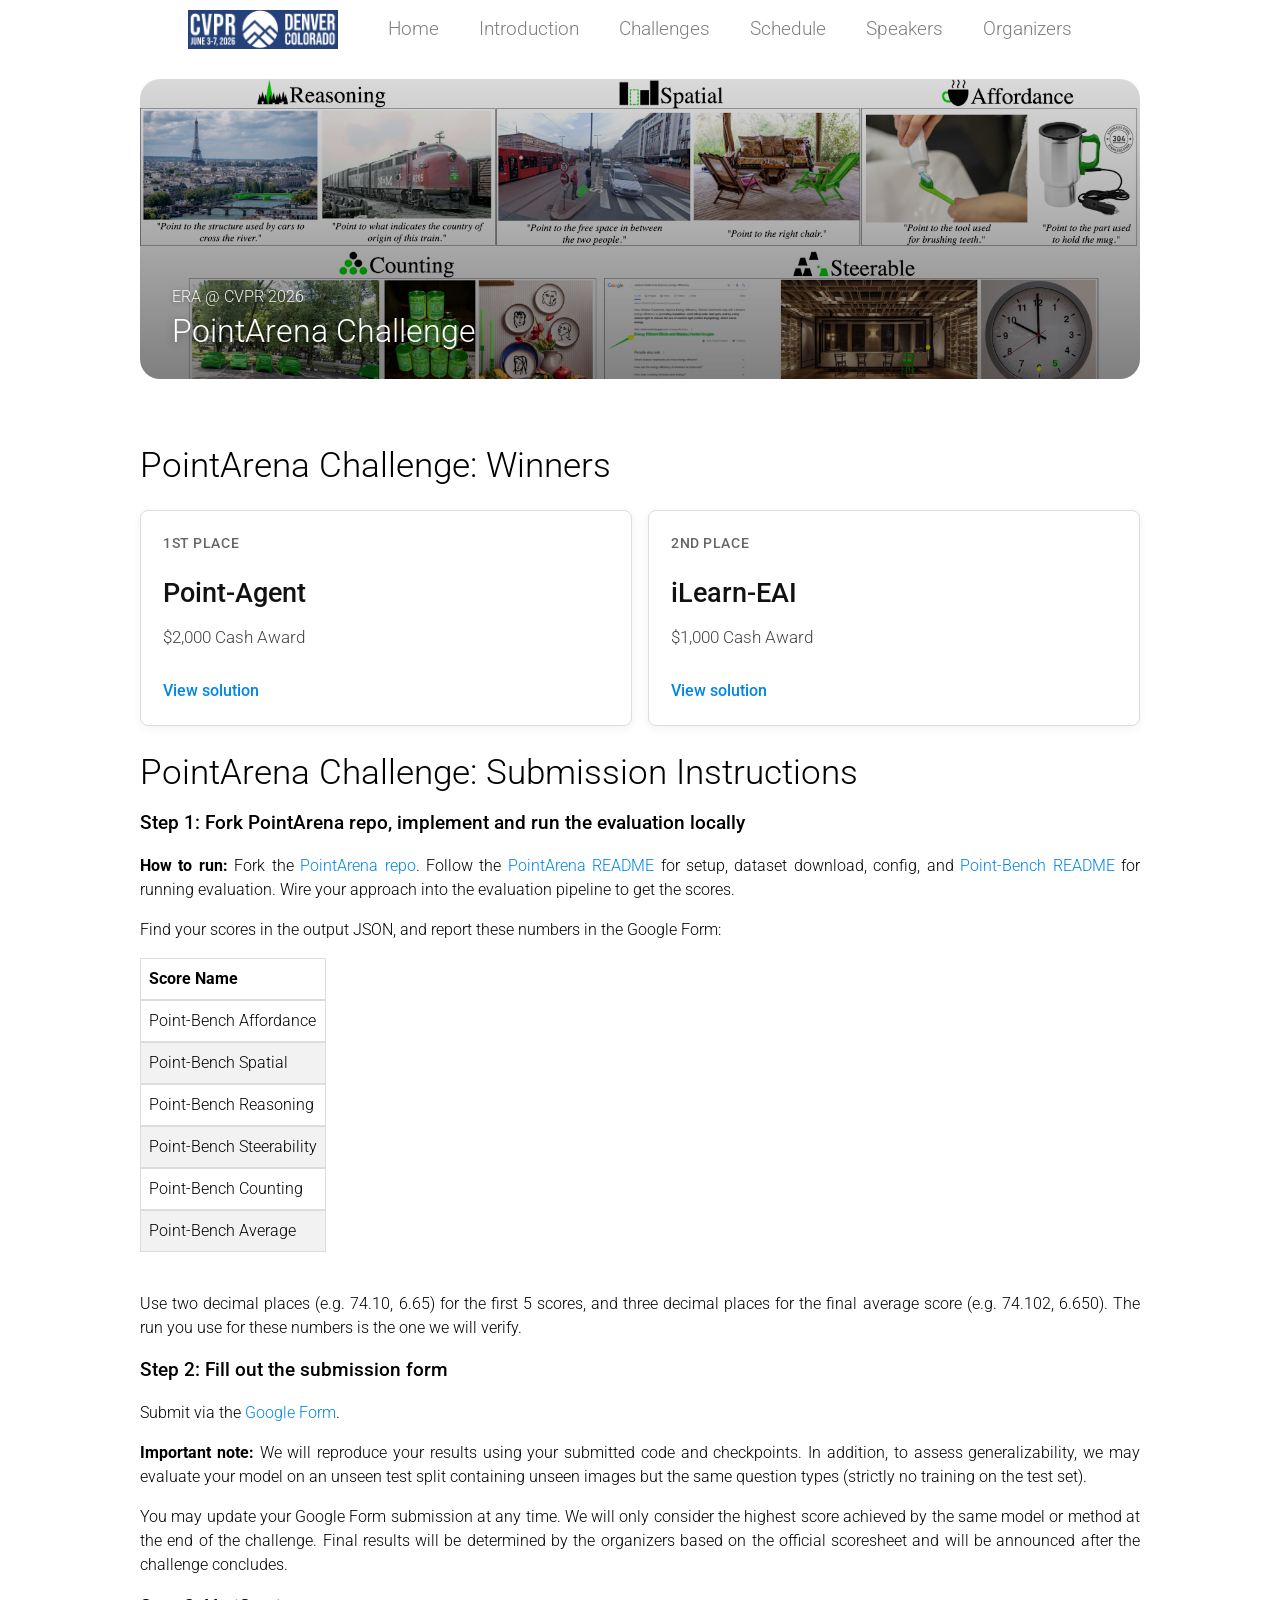
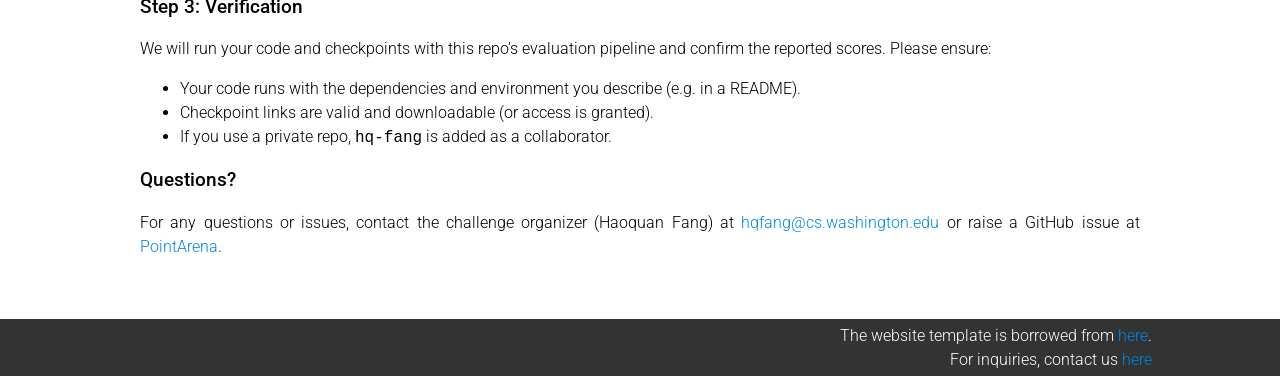
<file: pointarena.html>
<!DOCTYPE html>
<html lang="en">

<head>
  <meta name="viewport" content="width=device-width, initial-scale=1.0">
  <meta charset="utf-8">
  <title>PointArena Challenge - Submission Instructions</title>
  <link rel="stylesheet" href="style.css?v=2">
  <link rel="icon" type="image/png" sizes="32x32" href="./static/images/favicon-32.png">
  <link rel="icon" type="image/png" sizes="16x16" href="./static/images/favicon-16.png">
  <link rel="apple-touch-icon" sizes="180x180" href="./static/images/apple-touch-icon.png">
</head>

<!-- Google tag (gtag.js) -->
<script async src="https://www.googletagmanager.com/gtag/js?id=G-L553BZYNH0"></script>
<script>
  window.dataLayer = window.dataLayer || [];
  function gtag(){dataLayer.push(arguments);}
  gtag('js', new Date());

  gtag('config', 'G-L553BZYNH0');
</script>

<body>
  <div class="nav">
    <div class="nav-container">
      <img src="./static/images/cvpr2026.png" width="150px" style="margin-right: 30px;">
      <a href="index.html#">Home</a>
      <a href="index.html#intro">Introduction</a>
      <div class="nav-dropdown">
        <a href="index.html#call">Challenges</a>
        <div class="nav-dropdown-content">
          <a href="index.html#call">Overview</a>
          <a href="robospatial.html">RoboSpatial Details</a>
          <a href="pointarena.html">PointArena Details</a>
        </div>
      </div>
      <a href="index.html#schedule">Schedule</a>
      <a href="index.html#speakers">Speakers</a>
      <a href="index.html#organizers">Organizers</a>
    </div>
  </div>

  <div class="challenge-hero">
    <img src="./static/images/pointarena_hero.png" alt="PointArena Challenge">
    <div class="challenge-hero-expand">Click to expand</div>
    <div class="challenge-hero-subtitle">ERA @ CVPR 2026</div>
    <div class="challenge-hero-title">PointArena Challenge</div>
  </div>

  <div class="container">
    <div class="section" id="winners" style="margin-top: 0; padding-top: 20px;">
      <h2>PointArena Challenge: Winners</h2>

      <div class="winner-list">
        <a class="winner-card" href="https://xiuguangli.github.io/PointBenchWorkShop/" target="_blank" rel="noopener">
          <span class="winner-rank">1st Place</span>
          <span class="winner-team">Point-Agent</span>
          <span class="winner-award">$2,000 Cash Award</span>
          <span class="winner-link">View solution</span>
        </a>

        <a class="winner-card" href="./winners/iLearn-EAI/">
          <span class="winner-rank">2nd Place</span>
          <span class="winner-team">iLearn-EAI</span>
          <span class="winner-award">$1,000 Cash Award</span>
          <span class="winner-link">View solution</span>
        </a>
      </div>
    </div>

    <div class="section">
      <h2>PointArena Challenge: Submission Instructions</h2>

      <h3>Step 1: Fork PointArena repo, implement and run the evaluation locally</h3>
      <p>
        <b>How to run:</b> Fork the <a href="https://github.com/PointArena/PointArena">PointArena repo</a>. Follow the <a href="https://github.com/PointArena/PointArena">PointArena README</a> for setup, dataset download, config, and <a href="https://github.com/PointArena/PointArena">Point-Bench README</a> for running evaluation. Wire your approach into the evaluation pipeline to get the scores.
      </p>
      <p>
        Find your scores in the output JSON, and report these numbers in the Google Form:
      </p>
      <table>
        <thead>
          <tr>
            <th>Score Name</th>
          </tr>
        </thead>
        <tbody>
          <tr>
            <td>Point-Bench Affordance</td>
          </tr>
          <tr>
            <td>Point-Bench Spatial</td>
          </tr>
          <tr>
            <td>Point-Bench Reasoning</td>
          </tr>
          <tr>
            <td>Point-Bench Steerability</td>
          </tr>
          <tr>
            <td>Point-Bench Counting</td>
          </tr>
          <tr>
            <td>Point-Bench Average</td>
          </tr>
        </tbody>
      </table>
      <br>
      <p>
        Use two decimal places (e.g. 74.10, 6.65) for the first 5 scores, and three decimal places for the final average score (e.g. 74.102, 6.650). The run you use for these numbers is the one we will verify.
      </p>

      <h3>Step 2: Fill out the submission form</h3>
      <p>
        Submit via the <a href="https://docs.google.com/forms/d/16QZqVXZ5r7EiFsMc06cwOIZ0MQK5vwlzZ6Fe15dB-oU">Google Form</a>.
      </p>
      <p>
        <b>Important note:</b> We will reproduce your results using your submitted code and checkpoints. In addition, to assess generalizability, we may evaluate your model on an unseen test split containing unseen images but the same question types (strictly no training on the test set).
      </p>
      <p>
        You may update your Google Form submission at any time. We will only consider the highest score achieved by the same model or method at the end of the challenge. Final results will be determined by the organizers based on the official scoresheet and will be announced after the challenge concludes.
      </p>

      <h3>Step 3: Verification</h3>
      <p>
        We will run your code and checkpoints with this repo's evaluation pipeline and confirm the reported scores. Please ensure:
      </p>
      <ul>
        <li>Your code runs with the dependencies and environment you describe (e.g. in a README).</li>
        <li>Checkpoint links are valid and downloadable (or access is granted).</li>
        <li>If you use a private repo, <code>hq-fang</code> is added as a collaborator.</li>
      </ul>

      <h3>Questions?</h3>
      <p>
        For any questions or issues, contact the challenge organizer (Haoquan Fang) at <a href="mailto:hqfang@cs.washington.edu">hqfang@cs.washington.edu</a> or raise a GitHub issue at <a href="https://github.com/PointArena/PointArena">PointArena</a>.
      </p>
    </div>
  </div>

  <div class="foot">
    The website template is borrowed from <a href="https://ai-workshops.github.io/generalizable-policy-learning-in-the-physical-world/">here</a>.
    <br>
    For inquiries, contact us <a href="mailto:duanj1cs.Washington.edu">here</a>
  </div>

  <script>
    document.querySelector('.challenge-hero').addEventListener('click', function() {
      this.classList.toggle('expanded');
      var label = this.querySelector('.challenge-hero-expand');
      label.textContent = this.classList.contains('expanded') ? 'Click to collapse' : 'Click to expand';
    });
  </script>
</body>

</html>
</file>
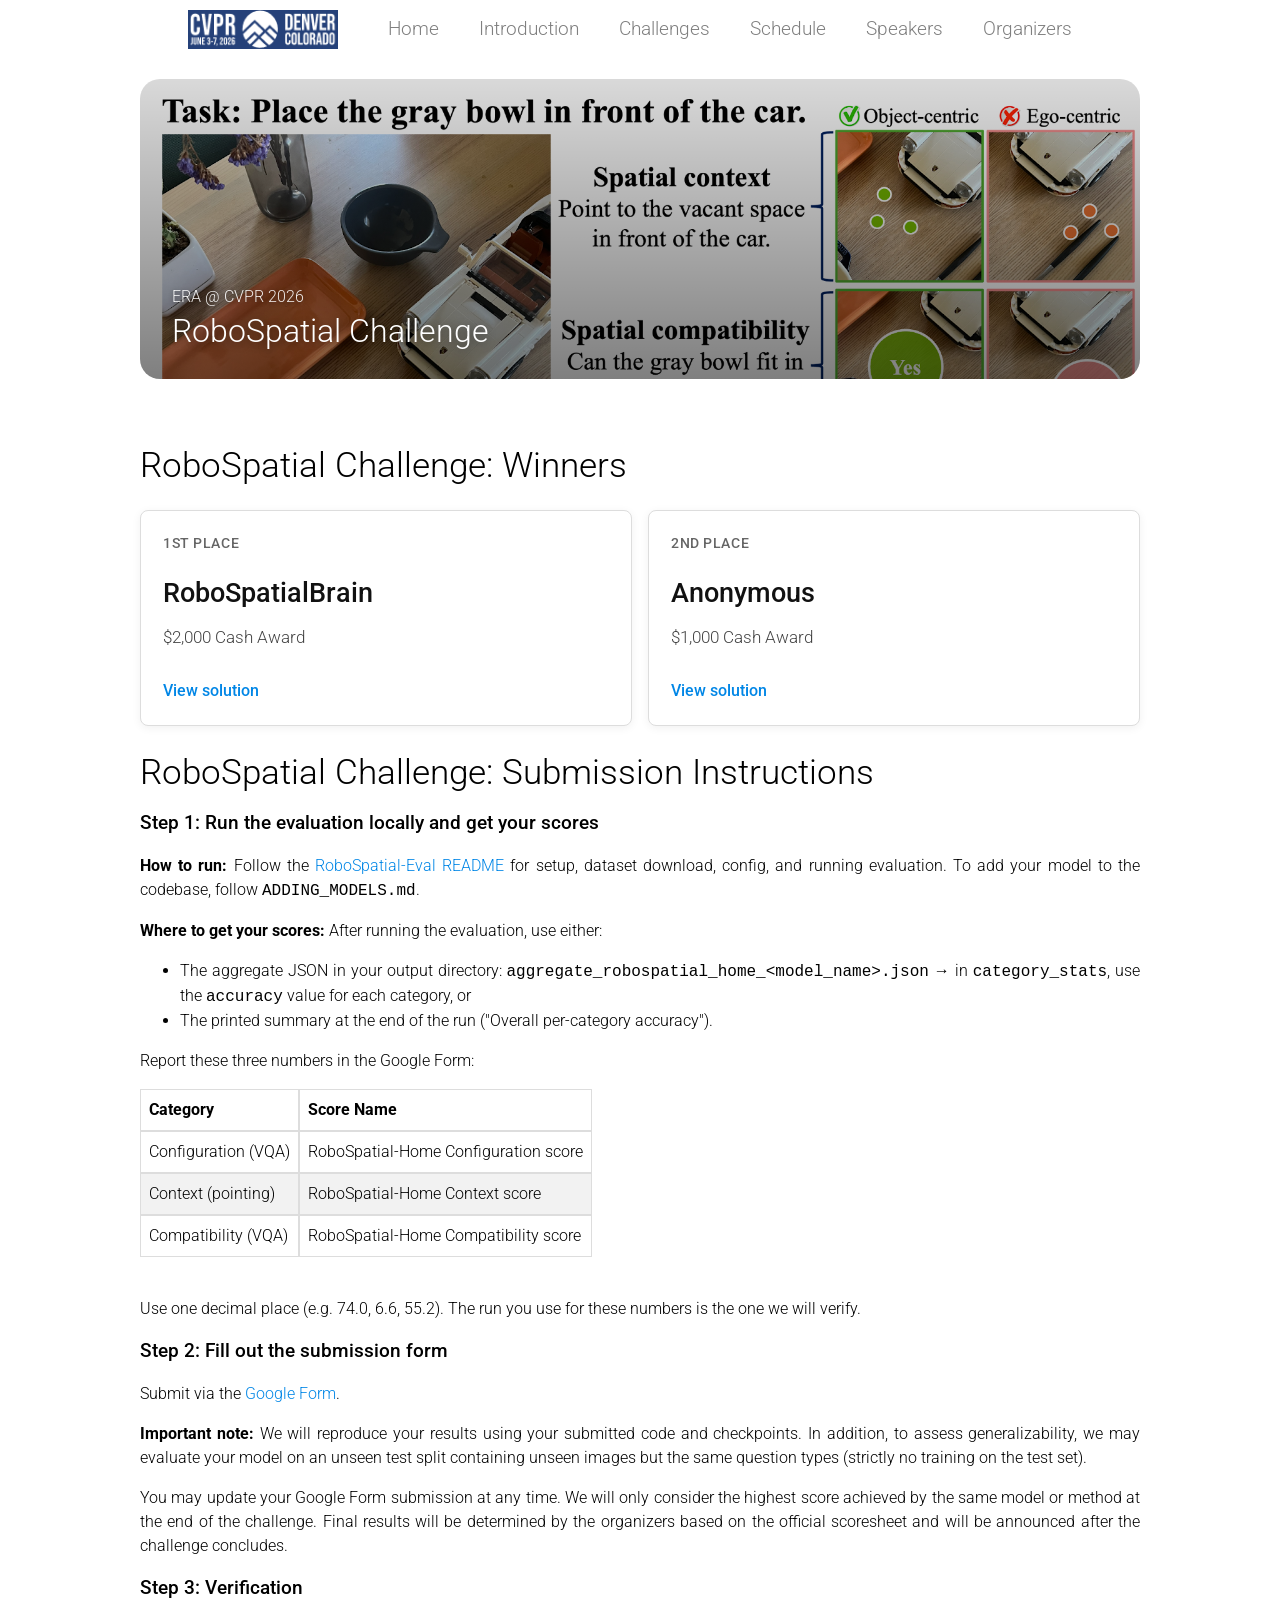
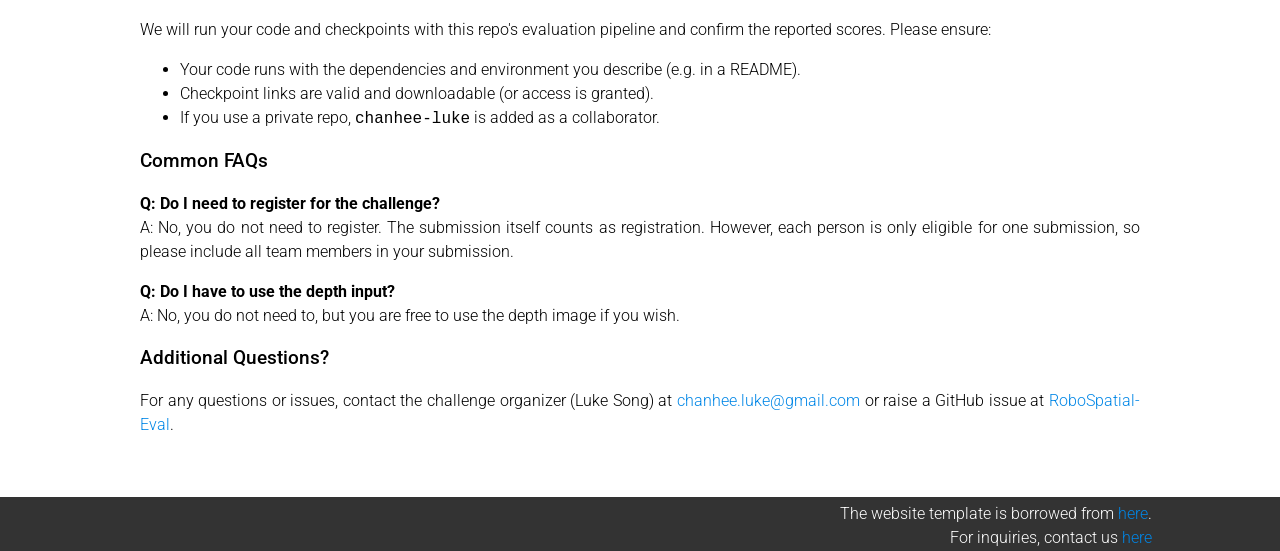
<file: robospatial.html>
<!DOCTYPE html>
<html lang="en">

<head>
  <meta name="viewport" content="width=device-width, initial-scale=1.0">
  <meta charset="utf-8">
  <title>RoboSpatial Challenge - Submission Instructions</title>
  <link rel="stylesheet" href="style.css?v=2">
  <link rel="icon" type="image/png" sizes="32x32" href="./static/images/favicon-32.png">
  <link rel="icon" type="image/png" sizes="16x16" href="./static/images/favicon-16.png">
  <link rel="apple-touch-icon" sizes="180x180" href="./static/images/apple-touch-icon.png">
</head>

<!-- Google tag (gtag.js) -->
<script async src="https://www.googletagmanager.com/gtag/js?id=G-L553BZYNH0"></script>
<script>
  window.dataLayer = window.dataLayer || [];
  function gtag(){dataLayer.push(arguments);}
  gtag('js', new Date());

  gtag('config', 'G-L553BZYNH0');
</script>

<body>
  <div class="nav">
    <div class="nav-container">
      <img src="./static/images/cvpr2026.png" width="150px" style="margin-right: 30px;">
      <a href="index.html#">Home</a>
      <a href="index.html#intro">Introduction</a>
      <div class="nav-dropdown">
        <a href="index.html#call">Challenges</a>
        <div class="nav-dropdown-content">
          <a href="index.html#call">Overview</a>
          <a href="robospatial.html">RoboSpatial Details</a>
          <a href="pointarena.html">PointArena Details</a>
        </div>
      </div>
      <a href="index.html#schedule">Schedule</a>
      <a href="index.html#speakers">Speakers</a>
      <a href="index.html#organizers">Organizers</a>
    </div>
  </div>

  <div class="challenge-hero">
    <img src="./static/images/robospatial_hero.png" alt="RoboSpatial Challenge">
    <div class="challenge-hero-expand">Click to expand</div>
    <div class="challenge-hero-subtitle">ERA @ CVPR 2026</div>
    <div class="challenge-hero-title">RoboSpatial Challenge</div>
  </div>

  <div class="container">
    <div class="section" id="winners" style="margin-top: 0; padding-top: 20px;">
      <h2>RoboSpatial Challenge: Winners</h2>

      <div class="winner-list">
        <a class="winner-card" href="https://arxiv.org/abs/2606.31645" target="_blank" rel="noopener">
          <span class="winner-rank">1st Place</span>
          <span class="winner-team">RoboSpatialBrain</span>
          <span class="winner-award">$2,000 Cash Award</span>
          <span class="winner-link">View solution</span>
        </a>

        <a class="winner-card" href="https://edw2n.github.io/robospatial-home/" target="_blank" rel="noopener">
          <span class="winner-rank">2nd Place</span>
          <span class="winner-team">Anonymous</span>
          <span class="winner-award">$1,000 Cash Award</span>
          <span class="winner-link">View solution</span>
        </a>
      </div>
    </div>

    <div class="section">
      <h2>RoboSpatial Challenge: Submission Instructions</h2>

      <h3>Step 1: Run the evaluation locally and get your scores</h3>
      <p>
        <b>How to run:</b> Follow the <a href="https://github.com/chanhee-luke/RoboSpatial-Eval">RoboSpatial-Eval README</a> for setup, dataset download, config, and running evaluation. To add your model to the codebase, follow <code>ADDING_MODELS.md</code>.
      </p>
      <p>
        <b>Where to get your scores:</b> After running the evaluation, use either:
      </p>
      <ul>
        <li>The aggregate JSON in your output directory: <code>aggregate_robospatial_home_&lt;model_name&gt;.json</code> &rarr; in <code>category_stats</code>, use the <code>accuracy</code> value for each category, or</li>
        <li>The printed summary at the end of the run ("Overall per-category accuracy").</li>
      </ul>
      <p>
        Report these three numbers in the Google Form:
      </p>
      <table>
        <thead>
          <tr>
            <th>Category</th>
            <th>Score Name</th>
          </tr>
        </thead>
        <tbody>
          <tr>
            <td>Configuration (VQA)</td>
            <td>RoboSpatial-Home Configuration score</td>
          </tr>
          <tr>
            <td>Context (pointing)</td>
            <td>RoboSpatial-Home Context score</td>
          </tr>
          <tr>
            <td>Compatibility (VQA)</td>
            <td>RoboSpatial-Home Compatibility score</td>
          </tr>
        </tbody>
      </table>
      <br>
      <p>
        Use one decimal place (e.g. 74.0, 6.6, 55.2). The run you use for these numbers is the one we will verify.
      </p>

      <h3>Step 2: Fill out the submission form</h3>
      <p>
        Submit via the <a href="https://forms.gle/6xmFnqXiVb9z2j2b8">Google Form</a>.
      </p>
      <p>
        <b>Important note:</b> We will reproduce your results using your submitted code and checkpoints. In addition, to assess generalizability, we may evaluate your model on an unseen test split containing unseen images but the same question types (strictly no training on the test set).
      </p>
      <p>
        You may update your Google Form submission at any time. We will only consider the highest score achieved by the same model or method at the end of the challenge. Final results will be determined by the organizers based on the official scoresheet and will be announced after the challenge concludes.
      </p>

      <h3>Step 3: Verification</h3>
      <p>
        We will run your code and checkpoints with this repo's evaluation pipeline and confirm the reported scores. Please ensure:
      </p>
      <ul>
        <li>Your code runs with the dependencies and environment you describe (e.g. in a README).</li>
        <li>Checkpoint links are valid and downloadable (or access is granted).</li>
        <li>If you use a private repo, <code>chanhee-luke</code> is added as a collaborator.</li>
      </ul>

      <h3>Common FAQs</h3>

      <p>
        <b>Q: Do I need to register for the challenge?</b><br>
        A: No, you do not need to register. The submission itself counts as registration. However, each person is only eligible for one submission, so please include all team members in your submission.
      </p>

      <p>
        <b>Q: Do I have to use the depth input?</b><br>
        A: No, you do not need to, but you are free to use the depth image if you wish.
      </p>

      <h3>Additional Questions?</h3>
      <p>
        For any questions or issues, contact the challenge organizer (Luke Song) at <a href="mailto:chanhee.luke@gmail.com">chanhee.luke@gmail.com</a> or raise a GitHub issue at <a href="https://github.com/chanhee-luke/RoboSpatial-Eval">RoboSpatial-Eval</a>.
      </p>
    </div>
  </div>

  <div class="foot">
    The website template is borrowed from <a href="https://ai-workshops.github.io/generalizable-policy-learning-in-the-physical-world/">here</a>.
    <br>
    For inquiries, contact us <a href="mailto:duanj1cs.Washington.edu">here</a>
  </div>

  <script>
    document.querySelector('.challenge-hero').addEventListener('click', function() {
      this.classList.toggle('expanded');
      var label = this.querySelector('.challenge-hero-expand');
      label.textContent = this.classList.contains('expanded') ? 'Click to collapse' : 'Click to expand';
    });
  </script>
</body>

</html>
</file>
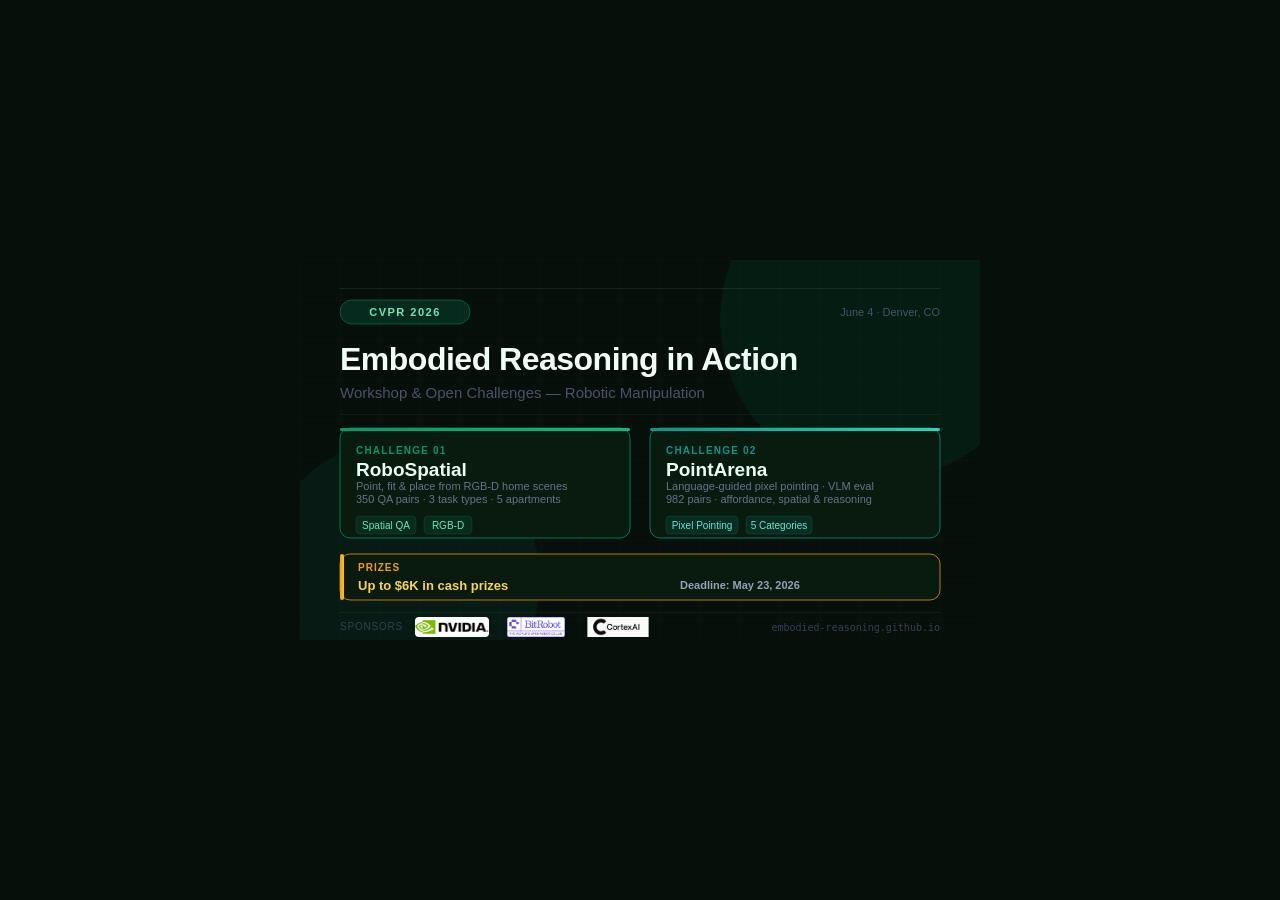
<file: cvpr_banner/era_cvpr2026_banner.html>
<!DOCTYPE html>
<html lang="en">
<head>
  <meta charset="UTF-8">
  <meta name="viewport" content="width=device-width, initial-scale=1.0">
  <title>ERA @ CVPR 2026 — Social Banner</title>
  <style>
    body { margin: 0; background: #060f0a; display: flex; justify-content: center; align-items: center; min-height: 100vh; }
    svg { max-width: 100%; height: auto; display: block; }
  </style>
</head>
<body>

<!--
  ============================================================
  ERA @ CVPR 2026 — Social Banner
  Size: 680 × 380px  (Twitter/X, LinkedIn, conference web)
  ============================================================

  LOGO SWAP GUIDE
  ---------------
  1. NVIDIA logo  → find the <g id="logo-nvidia"> group below.
     Replace the <rect> + <text> inside it with your own
     <image href="nvidia-logo.svg" ...> or inline SVG paths.

  2. bitrobot logo → find the <g id="logo-bitrobot"> group below.
     Same approach — swap the placeholder shapes for your asset.

  To use an external PNG/SVG file as a logo:
    <image href="your-logo.png" x="..." y="..." width="..." height="..."/>

  Colors used
  -----------
  Background         #060f0a
  Emerald (Challenge 1)  #059669 / #10b981 / #6ee7b7
  Teal   (Challenge 2)   #0d9488 / #2dd4bf / #5eead4
  Gold   (Prize bar)     #f59e0b / #fbbf24 / #fcd34d
  NVIDIA green       #76b900
  bitrobot blue      #3b82f6 / #60a5fa
  Muted text         #475569 / #334155 / #64748b
  ============================================================
-->

<svg width="680" height="380" viewBox="0 0 680 380" role="img"
     xmlns="http://www.w3.org/2000/svg"
     xmlns:xlink="http://www.w3.org/1999/xlink">
  <title>ERA @ CVPR 2026 — Challenge Banner</title>
  <desc>Social media banner for the Embodied Reasoning in Action workshop challenges at CVPR 2026.</desc>

  <!-- ── Background ── -->
  <rect width="680" height="380" fill="#060f0a"/>

  <!-- ── Defs: gradients + grid pattern ── -->
  <defs>
    <pattern id="grid" width="40" height="40" patternUnits="userSpaceOnUse">
      <path d="M40 0H0V40" fill="none" stroke="#ffffff" stroke-width="0.3" opacity="0.07"/>
    </pattern>
    <linearGradient id="grad-indigo" x1="0" y1="0" x2="1" y2="0">
      <stop offset="0%" stop-color="#059669"/>
      <stop offset="100%" stop-color="#10b981"/>
    </linearGradient>
    <linearGradient id="grad-teal" x1="0" y1="0" x2="1" y2="0">
      <stop offset="0%" stop-color="#0d9488"/>
      <stop offset="100%" stop-color="#2dd4bf"/>
    </linearGradient>
    <linearGradient id="grad-gold" x1="0" y1="0" x2="1" y2="0">
      <stop offset="0%" stop-color="#f59e0b"/>
      <stop offset="100%" stop-color="#fbbf24"/>
    </linearGradient>
  </defs>

  <!-- Grid overlay -->
  <rect width="680" height="380" fill="url(#grid)"/>

  <!-- Ambient glow blobs -->
  <circle cx="580" cy="60"  r="160" fill="#059669" opacity="0.09"/>
  <circle cx="100" cy="320" r="140" fill="#0d9488" opacity="0.08"/>

  <!-- ── Top rule ── -->
  <rect x="40" y="28" width="600" height="1" fill="#ffffff" opacity="0.08"/>

  <!-- ── CVPR 2026 pill ── -->
  <rect x="40" y="40" width="130" height="24" rx="12" fill="#059669" opacity="0.2"/>
  <rect x="40" y="40" width="130" height="24" rx="12" fill="none" stroke="#059669" stroke-width="0.8" opacity="0.6"/>
  <text x="105" y="56" text-anchor="middle"
        font-family="sans-serif" font-size="11" font-weight="700"
        fill="#6ee7b7" letter-spacing="1.5">CVPR 2026</text>

  <!-- Location -->
  <text x="640" y="56" text-anchor="end"
        font-family="sans-serif" font-size="11" fill="#475569">June 4 · Denver, CO</text>

  <!-- ── Main title ── -->
  <text x="40" y="110"
        font-family="sans-serif" font-size="32" font-weight="700"
        fill="#f0fff8" letter-spacing="-0.5">Embodied Reasoning in Action</text>
  <text x="40" y="138"
        font-family="sans-serif" font-size="15" fill="#475569">Workshop &amp; Open Challenges — Robotic Manipulation</text>

  <!-- Section divider -->
  <rect x="40" y="154" width="600" height="0.75" fill="#ffffff" opacity="0.07"/>

  <!-- ══════════════════════════════════════════
       CHALLENGE 1 — RoboSpatial
  ══════════════════════════════════════════ -->
  <rect x="40" y="168" width="290" height="110" rx="10"
        fill="#091a0e" stroke="#059669" stroke-width="0.75"/>
  <!-- top accent bar -->
  <rect x="40" y="168" width="290" height="3" rx="1.5" fill="url(#grad-indigo)"/>

  <text x="56" y="194"
        font-family="sans-serif" font-size="10" font-weight="700"
        fill="#059669" letter-spacing="1.2">CHALLENGE 01</text>
  <text x="56" y="216"
        font-family="sans-serif" font-size="19" font-weight="700" fill="#e8fff5">RoboSpatial</text>
  <text x="56" y="230"
        font-family="sans-serif" font-size="11" fill="#64748b">Point, fit &amp; place from RGB-D home scenes</text>
  <text x="56" y="243"
        font-family="sans-serif" font-size="11" fill="#64748b">350 QA pairs · 3 task types · 5 apartments</text>

  <!-- Tags -->
  <rect x="56"  y="256" width="60" height="18" rx="4" fill="#059669" opacity="0.15"/>
  <rect x="56"  y="256" width="60" height="18" rx="4" fill="none" stroke="#059669" stroke-width="0.5" opacity="0.4"/>
  <text x="86"  y="269" text-anchor="middle"
        font-family="sans-serif" font-size="10" fill="#6ee7b7">Spatial QA</text>

  <rect x="124" y="256" width="48" height="18" rx="4" fill="#059669" opacity="0.15"/>
  <rect x="124" y="256" width="48" height="18" rx="4" fill="none" stroke="#059669" stroke-width="0.5" opacity="0.4"/>
  <text x="148" y="269" text-anchor="middle"
        font-family="sans-serif" font-size="10" fill="#6ee7b7">RGB-D</text>

  <!-- ══════════════════════════════════════════
       CHALLENGE 2 — PointArena
  ══════════════════════════════════════════ -->
  <rect x="350" y="168" width="290" height="110" rx="10"
        fill="#091a0e" stroke="#0d9488" stroke-width="0.75"/>
  <!-- top accent bar -->
  <rect x="350" y="168" width="290" height="3" rx="1.5" fill="url(#grad-teal)"/>

  <text x="366" y="194"
        font-family="sans-serif" font-size="10" font-weight="700"
        fill="#0d9488" letter-spacing="1.2">CHALLENGE 02</text>
  <text x="366" y="216"
        font-family="sans-serif" font-size="19" font-weight="700" fill="#e8fff5">PointArena</text>
  <text x="366" y="230"
        font-family="sans-serif" font-size="11" fill="#64748b">Language-guided pixel pointing · VLM eval</text>
  <text x="366" y="243"
        font-family="sans-serif" font-size="11" fill="#64748b">982 pairs · affordance, spatial &amp; reasoning</text>

  <!-- Tags -->
  <rect x="366" y="256" width="72" height="18" rx="4" fill="#0d9488" opacity="0.15"/>
  <rect x="366" y="256" width="72" height="18" rx="4" fill="none" stroke="#0d9488" stroke-width="0.5" opacity="0.4"/>
  <text x="402" y="269" text-anchor="middle"
        font-family="sans-serif" font-size="10" fill="#5eead4">Pixel Pointing</text>

  <rect x="446" y="256" width="66" height="18" rx="4" fill="#0d9488" opacity="0.15"/>
  <rect x="446" y="256" width="66" height="18" rx="4" fill="none" stroke="#0d9488" stroke-width="0.5" opacity="0.4"/>
  <text x="479" y="269" text-anchor="middle"
        font-family="sans-serif" font-size="10" fill="#5eead4">5 Categories</text>

  <!-- ══════════════════════════════════════════
       PRIZE BAR
  ══════════════════════════════════════════ -->
  <rect x="40" y="294" width="600" height="46" rx="10"
        fill="#091a0e" stroke="#f59e0b" stroke-width="0.75"/>
  <!-- left gold accent -->
  <rect x="40" y="294" width="4" height="46" rx="2" fill="url(#grad-gold)"/>

  <text x="58" y="311"
        font-family="sans-serif" font-size="10" font-weight="700"
        fill="#f59e0b" letter-spacing="1">PRIZES</text>
  <text x="58" y="330"
        font-family="sans-serif" font-size="13" font-weight="600"
        fill="#fcd34d">Up to $6K in cash prizes</text>

  <text x="380" y="329"
        font-family="sans-serif" font-size="11" font-weight="600"
        fill="#94a3b8">Deadline: May 23, 2026</text>

  <!-- ══════════════════════════════════════════
       SPONSOR FOOTER
  ══════════════════════════════════════════ -->
  <rect x="40" y="352" width="600" height="0.75" fill="#ffffff" opacity="0.07"/>

  <text x="40" y="370"
        font-family="sans-serif" font-size="10" fill="#334155" letter-spacing="0.8">SPONSORS</text>

  <!-- ── NVIDIA logo placeholder ──────────────
       id="logo-nvidia"
       Bounding box: x=115  y=357  width=74  height=20
       Replace the rect+text below with your real logo asset.
       Example using an image file:
         <image href="nvidia-logo.svg" x="115" y="357" width="74" height="20"/>
  ───────────────────────────────────────────── -->
  <g id="logo-nvidia">
    <rect x="115" y="357" width="74" height="20" rx="4" fill="#ffffff"/>
    <image href="../static/images/nvidialogo.png" x="115" y="357" width="74" height="20" preserveAspectRatio="xMidYMid meet"/>
  </g>

  <!-- ── bitrobot logo placeholder ───────────
       id="logo-bitrobot"
       Bounding box: x=200  y=357  width=72  height=20
       Replace the shapes below with your real logo asset.
       Example using an image file:
         <image href="bitrobot-logo.png" x="200" y="357" width="72" height="20"/>
  ───────────────────────────────────────────── -->
  <g id="logo-bitrobot">
    <image href="../static/images/bitrobotlogo.png" x="200" y="357" width="72" height="20" preserveAspectRatio="xMidYMid meet"/>
  </g>

  <!-- ── Cortex logo ───────────────────────── -->
  <g id="logo-cortex">
    <image href="../static/images/cortexlogo.png" x="282" y="357" width="72" height="20" preserveAspectRatio="xMidYMid meet"/>
  </g>

  <!-- Website URL -->
  <text x="640" y="371" text-anchor="end"
        font-family="monospace" font-size="10" fill="#334155">embodied-reasoning.github.io</text>

</svg>

</body>
</html>
</file>
<file: style.css>
@import url('https://fonts.googleapis.com/css2?family=Roboto:ital,wght@0,100;0,300;0,400;0,500;0,700;0,900;1,100;1,300;1,400;1,500;1,700;1,900&display=swap');

html{
    scroll-behavior:smooth;
}

body {
    margin: 0;
    padding: 0;
    font-family: Roboto, sans-serif;
    font-weight: 300;
    font-size: 16px;
    line-height: 1.5;
    background-color: white;
    width: 100%;
    overflow-x: hidden;
}

a {
    color: #0086e6;
    text-decoration: none;
}

h1, h2, h3, h4, h5 {
    font-family: Roboto, sans-serif;
    font-weight: 300;
    padding: 0;
    margin: 0;
}

h1 {
    font-size: 3em;
}

@media screen and (max-width: 1280px) {
    h1 {
        font-size: 3em;
    }
}


h2 {
    font-size: 2.2em;
    margin-bottom: 0.3em;
}

h3 {
    font-size: 1.2em;
    font-weight: 500;
    margin-bottom: 0.5em;
}

.subtitle {
    margin-top: 2vw;
    font-size: 1.8em;
}


.nav {
    width: 100%;
    /* box-shadow: 0 2px 2px #888; */
    font-size: 1.2em;
    position: sticky;
    top: 0;
    z-index: 10;
    background: white;
}

@media screen and (max-width: 600px) {
    h1 {
        font-weight: 400;
        font-size: 1.5em;
    }
    h2 {
        font-size: 1.3em;
    }
    h3 {
        font-size: 1em;
    }
    .subtitle {
        font-size: 1.1em;
    }
    .nav {
        font-size: 1em;
    }
}

.nav-container {
    max-width: 1000px;
    margin: auto;
    padding: 10px;
    display: flex;
    flex-direction: row;
    justify-content: center;
    flex-wrap: wrap;
}

.nav a {
    display: block;
    transition: all 0.3s;
    color: gray;
    margin: 5px 20px;
    text-decoration: none;
    white-space: nowrap;
}

.nav a:hover {
    color: black;
}

.nav-dropdown {
    position: relative;
    display: flex;
    align-items: center;
}

.nav-dropdown > a {
    display: block;
    transition: all 0.3s;
    color: gray;
    margin: 5px 20px;
    text-decoration: none;
    white-space: nowrap;
}

.nav-dropdown > a:hover {
    color: black;
}

.nav-dropdown-content {
    display: none;
    position: absolute;
    top: 100%;
    left: 0;
    background: white;
    box-shadow: 0 2px 8px rgba(0,0,0,0.15);
    border-radius: 4px;
    min-width: 200px;
    z-index: 20;
}

.nav-dropdown-content a {
    display: block;
    padding: 8px 16px;
    color: gray;
    text-decoration: none;
    white-space: nowrap;
    transition: all 0.3s;
    margin: 0;
}

.nav-dropdown-content a:hover {
    color: black;
    background-color: #f2f2f2;
}

.nav-dropdown:hover .nav-dropdown-content {
    display: block;
}

.challenge-hero {
    width: 1000px;
    max-width: 100%;
    max-height: 300px;
    margin: 20px auto 0;
    position: relative;
    border-radius: 20px;
    overflow: hidden;
    cursor: pointer;
    transition: max-height 1.2s cubic-bezier(0.25, 0, 0.15, 1);
}

.challenge-hero img {
    width: 100%;
    height: auto;
    display: block;
}

.challenge-hero.expanded {
    max-height: 2000px;
}

.challenge-hero::after {
    content: '';
    position: absolute;
    top: 0;
    left: 0;
    width: 100%;
    height: 100%;
    background: linear-gradient(to bottom, rgba(0,0,0,0.15), rgba(0,0,0,0.5));
    transition: background 0.3s ease;
    pointer-events: none;
}

.challenge-hero:hover::after {
    background: linear-gradient(to bottom, rgba(0,0,0,0.25), rgba(0,0,0,0.6));
}

.challenge-hero.expanded::after {
    background: linear-gradient(to bottom, rgba(0,0,0,0.02), rgba(0,0,0,0.1));
}

.challenge-hero.expanded:hover::after {
    background: linear-gradient(to bottom, rgba(0,0,0,0.05), rgba(0,0,0,0.15));
}

.challenge-hero-expand {
    position: absolute;
    top: 12px;
    right: 12px;
    background: rgba(0,0,0,0.6);
    color: white;
    font-size: 0.8em;
    padding: 4px 12px;
    border-radius: 20px;
    z-index: 3;
    opacity: 0;
    transition: opacity 0.3s ease;
    pointer-events: none;
}

.challenge-hero:hover .challenge-hero-expand {
    opacity: 1;
}

.challenge-hero .challenge-hero-title {
    position: absolute;
    bottom: 24px;
    left: 32px;
    right: 32px;
    color: white;
    z-index: 2;
    font-size: 2em;
    font-weight: 300;
    text-shadow: 0 2px 8px rgba(0,0,0,0.4);
}

.challenge-hero .challenge-hero-subtitle {
    position: absolute;
    bottom: 70px;
    left: 32px;
    color: rgba(255,255,255,0.9);
    z-index: 2;
    font-size: 1em;
    font-weight: 300;
    text-shadow: 0 1px 4px rgba(0,0,0,0.4);
}

@media screen and (max-width: 600px) {
    .challenge-hero {
        height: 180px;
        border-radius: 12px;
        margin: 10px 10px 0;
    }
    .challenge-hero .challenge-hero-title {
        font-size: 1.3em;
        bottom: 16px;
        left: 16px;
    }
    .challenge-hero .challenge-hero-subtitle {
        bottom: 50px;
        left: 16px;
        font-size: 0.85em;
    }
}

.title-container {
    /* width: calc(100% - 40px); */
    width: 100vw;
    min-height: 20vw;
    margin: auto;
    /* padding: 40px 20px; */
    /* padding: 40px 0; */
    color: white;
    /* background-image: linear-gradient(135deg,#333, black, #333);
    background-image: url("static/images/teaser.jpeg");
    background-size: cover;
    background-position: center center; */
    display: flex;
    flex-direction: column;
    justify-content: center;
}


.title-image {
    /* width: calc(100% - 40px); */
    width: 100vw;
    /* min-height: 20vw; */
    height: 20vw;
    /* margin: auto; */
    /* padding: 40px 20px; */
    padding: 40px 0;
    color: white;
    background-image: url("static/images/teaser_ai.png");
    background-size: cover;
    background-position: center center;
    display: flex;
    flex-direction: column;
    justify-content: center;
}

.title-text {
    background-image: url("static/images/denver.png");
    color: #ffffff;
    background-size: cover;
    background-position: center;
    background-repeat: no-repeat;
    width: 1000px; /* Set fixed width */
    height: 400px;  /* Set fixed height */
    position: relative;
    border-radius: 35px; /* Rounded corners */
    overflow: hidden; /* Ensures no content spills out of rounded corners */
    margin: auto; /* Center the image */
    object-fit: cover; /* Prevents image distortion */
}


.title-text::before {
    content: '';
    position: absolute;
    top: 0;
    left: 0;
    width: 100%;
    height: 400px;
    background-color: rgba(0, 0, 0, 0.3); /* Lighter overlay for better visibility */
    z-index: 1; /* Ensure it sits above the background image but below any content */
}



.container {
    margin: auto;
    max-width: 1000px;
    padding: 40px 20px;
}

.section {
    margin-top: -150px;
    padding-top: 150px;
    margin-bottom: 20px;

    text-align: justify;
    text-justify: inter-word;

}

table {
    border-spacing: 0;
}

td, th {
    border: 1px solid #ddd;
    padding: 8px;
}

tr:nth-child(even){
    background-color: #f2f2f2;
}

th {
    text-align: left;
}

.winner-list {
    display: grid;
    grid-template-columns: repeat(2, minmax(0, 1fr));
    gap: 16px;
    margin-top: 18px;
    text-align: left;
}

.winner-card {
    display: flex;
    min-height: 170px;
    flex-direction: column;
    justify-content: space-between;
    color: inherit;
    border: 1px solid #ddd;
    border-radius: 8px;
    padding: 22px;
    background: #fff;
    box-shadow: 0 2px 10px rgba(0, 0, 0, 0.06);
    transition: transform 0.2s ease, box-shadow 0.2s ease, border-color 0.2s ease;
}

.winner-card:hover {
    transform: translateY(-2px);
    border-color: #0086e6;
    box-shadow: 0 6px 18px rgba(0, 0, 0, 0.1);
}

.winner-rank {
    color: #666;
    font-size: 0.9em;
    font-weight: 500;
    letter-spacing: 0.04em;
    text-transform: uppercase;
}

.winner-team {
    display: block;
    margin: 14px 0 6px;
    color: #111;
    font-size: 1.7em;
    font-weight: 500;
    line-height: 1.15;
}

.winner-award {
    color: #444;
    font-size: 1.05em;
}

.winner-link {
    margin-top: 18px;
    color: #0086e6;
    font-weight: 500;
}

@media screen and (max-width: 700px) {
    .winner-list {
        grid-template-columns: 1fr;
    }

    .winner-card {
        min-height: 150px;
    }
}

.people {
    display: flex;
    flex-direction: row;
    flex-wrap: wrap;
    text-align: center;
}

.people > * {
    display: block;
    width: 140px;
    margin: 10px;
    text-decoration: none;
    color: inherit;
}

.people img {
    width: 140px;
    height: 140px;
    border-radius: 50%;
    object-fit: cover;
}

.people .aff {
    font-size: 0.8em;
    color: #444;
}

.foot {
    background: #333;
    padding: 5px 10%;
    text-align: right;
    color: white;
}

#reviewers ul {
    columns: 3;
    -webkit-columns: 3;
    -moz-columns: 3;
}
</file>
